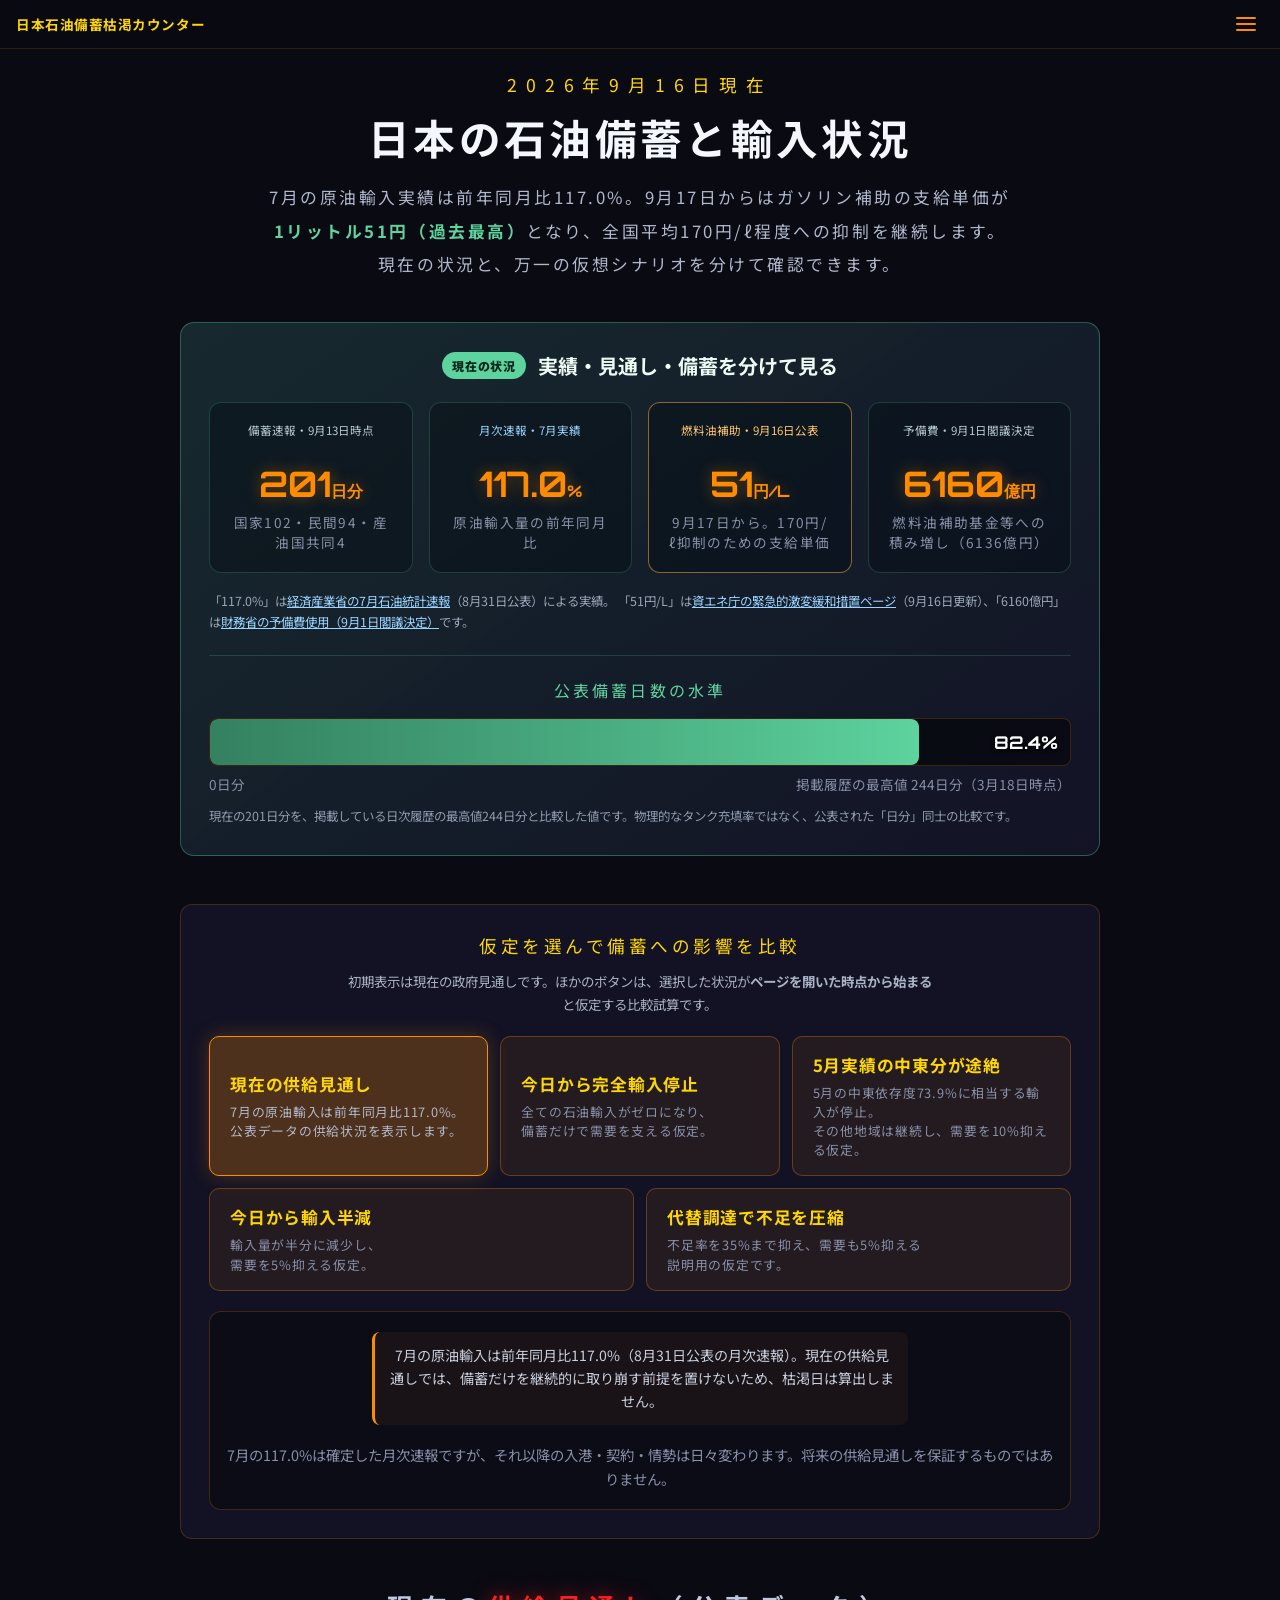
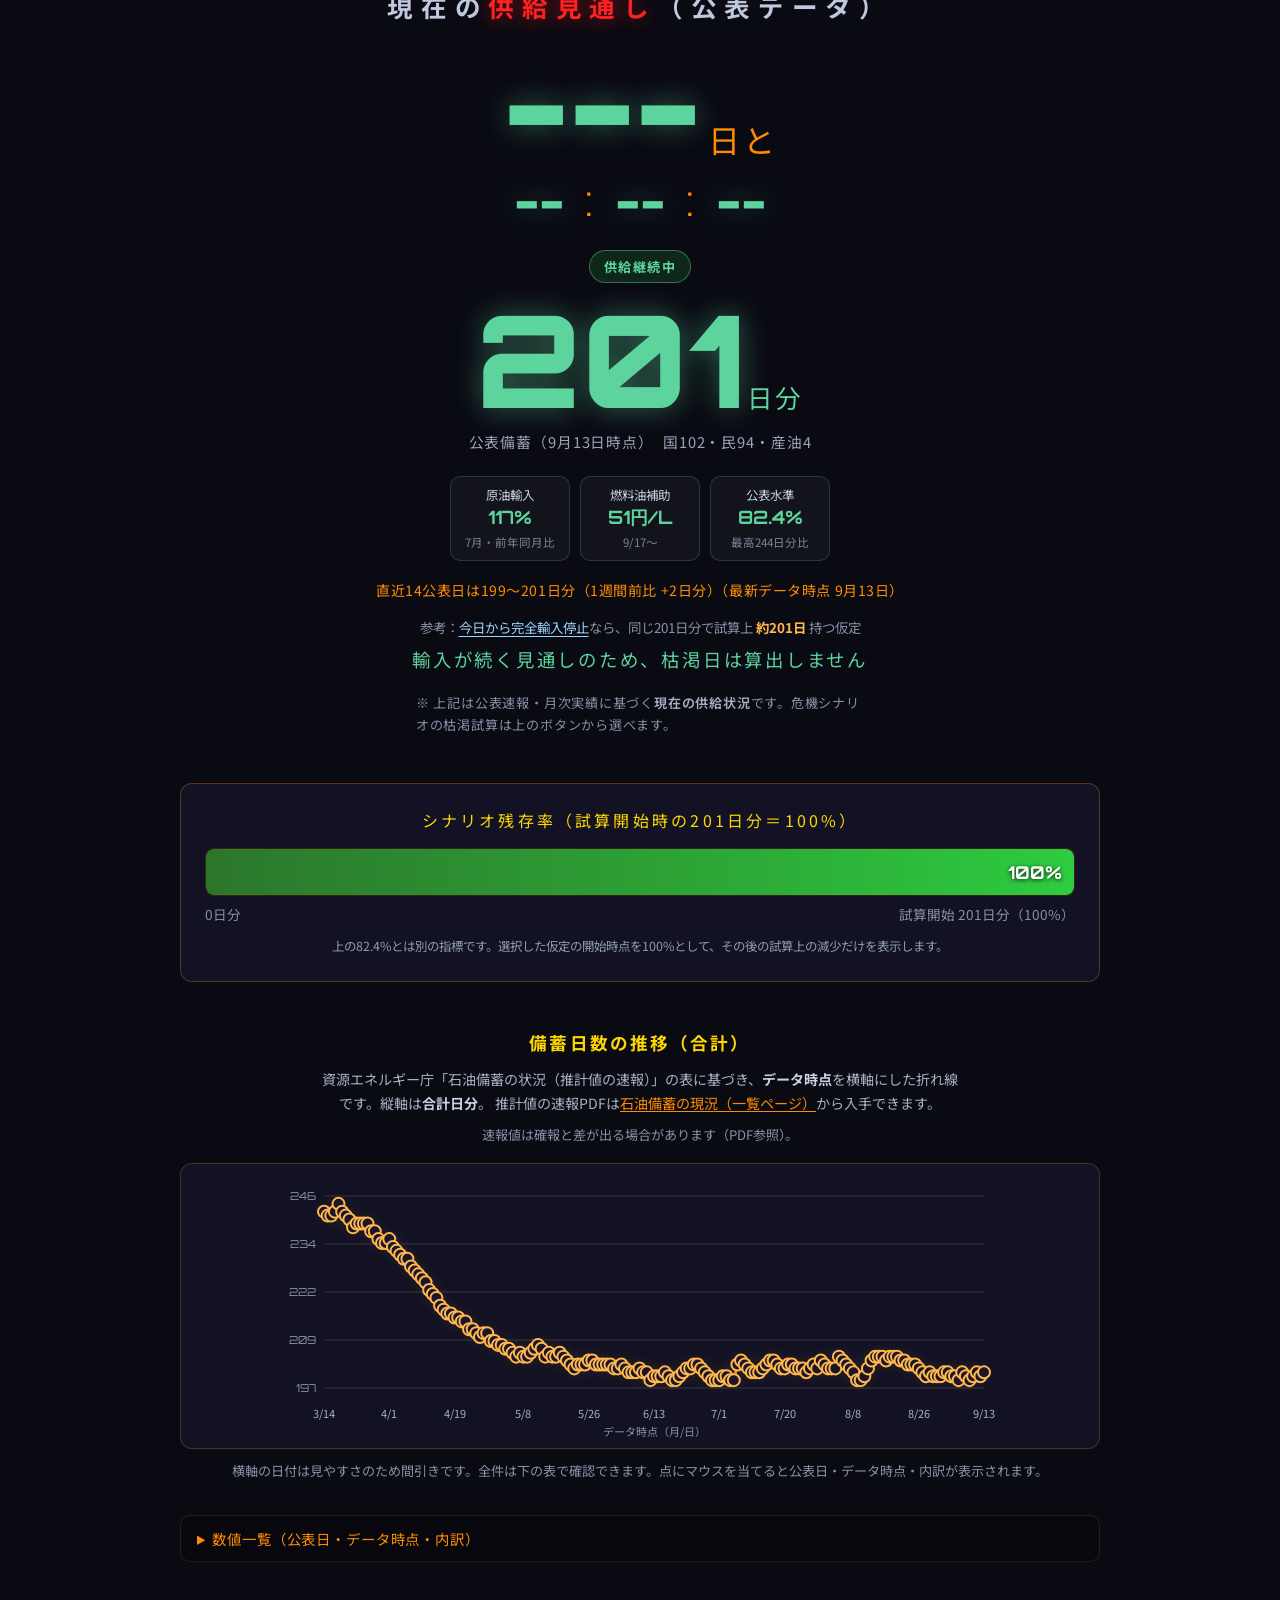
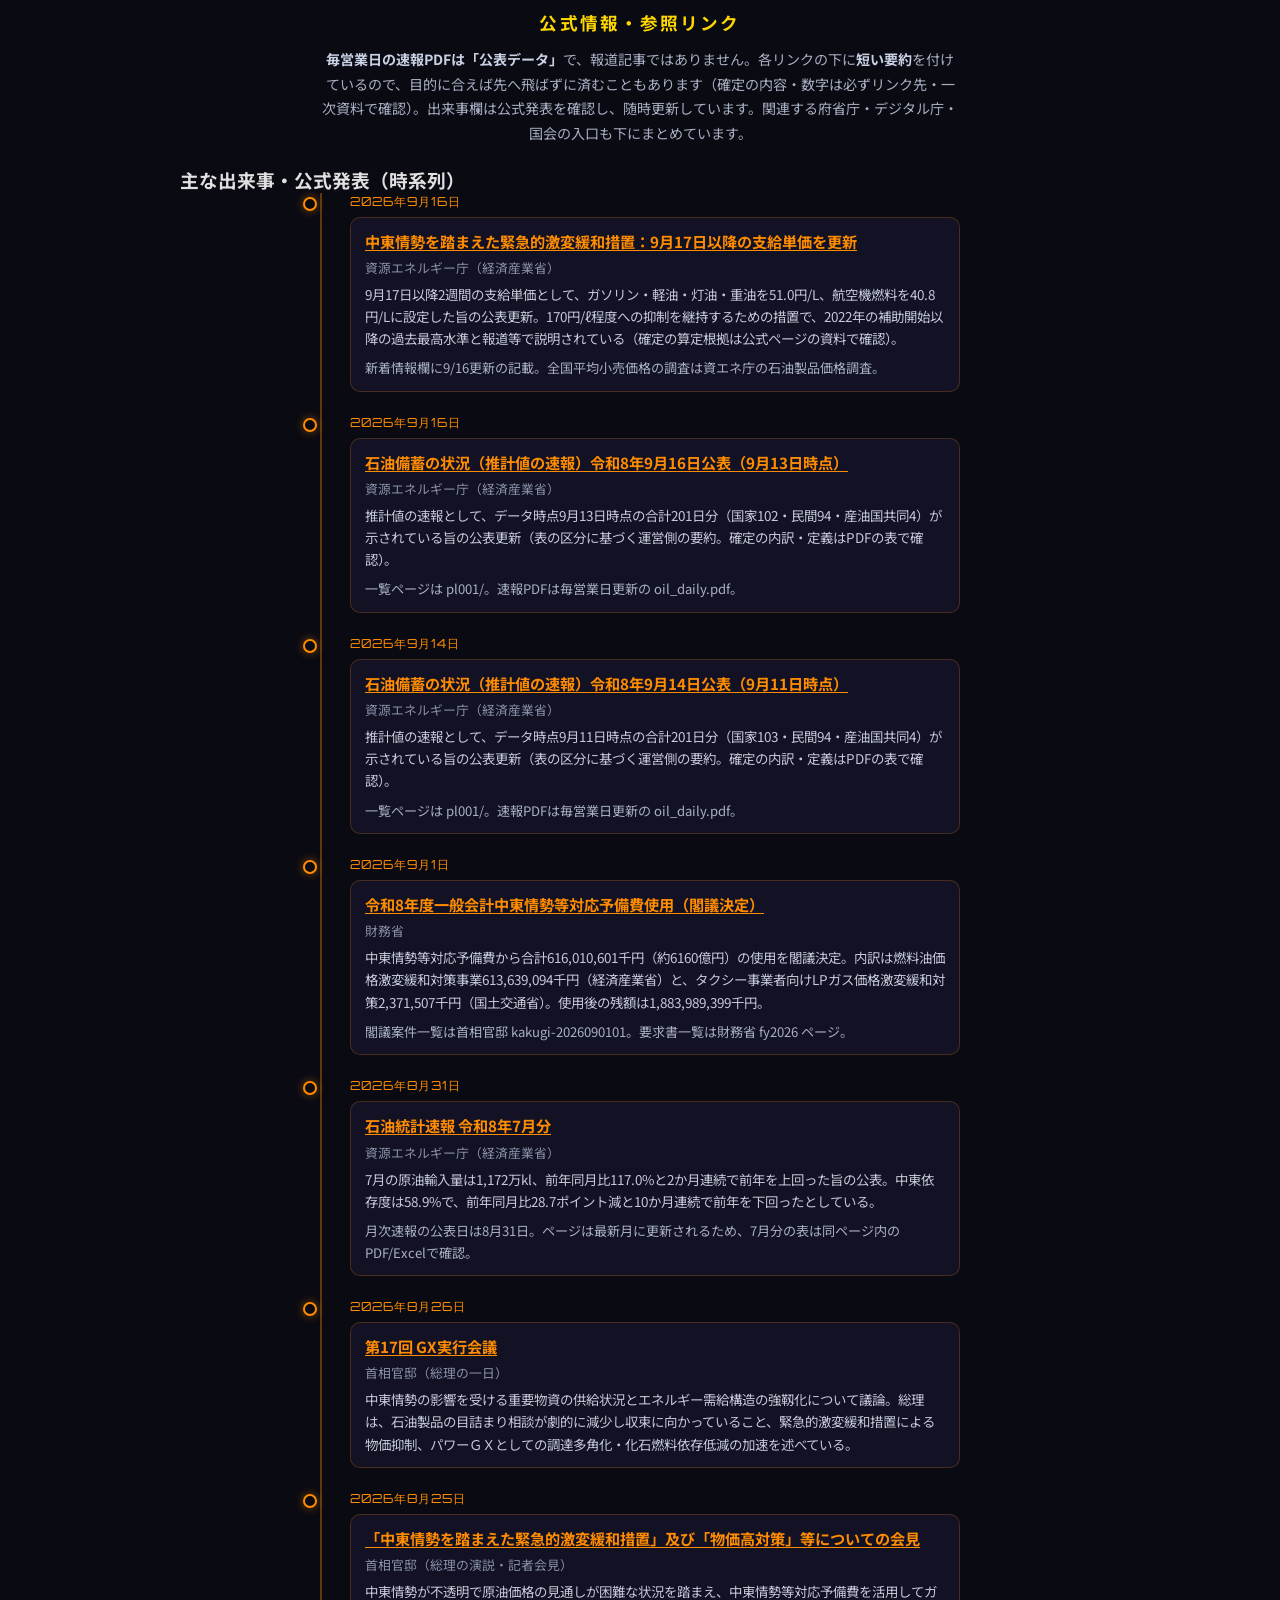
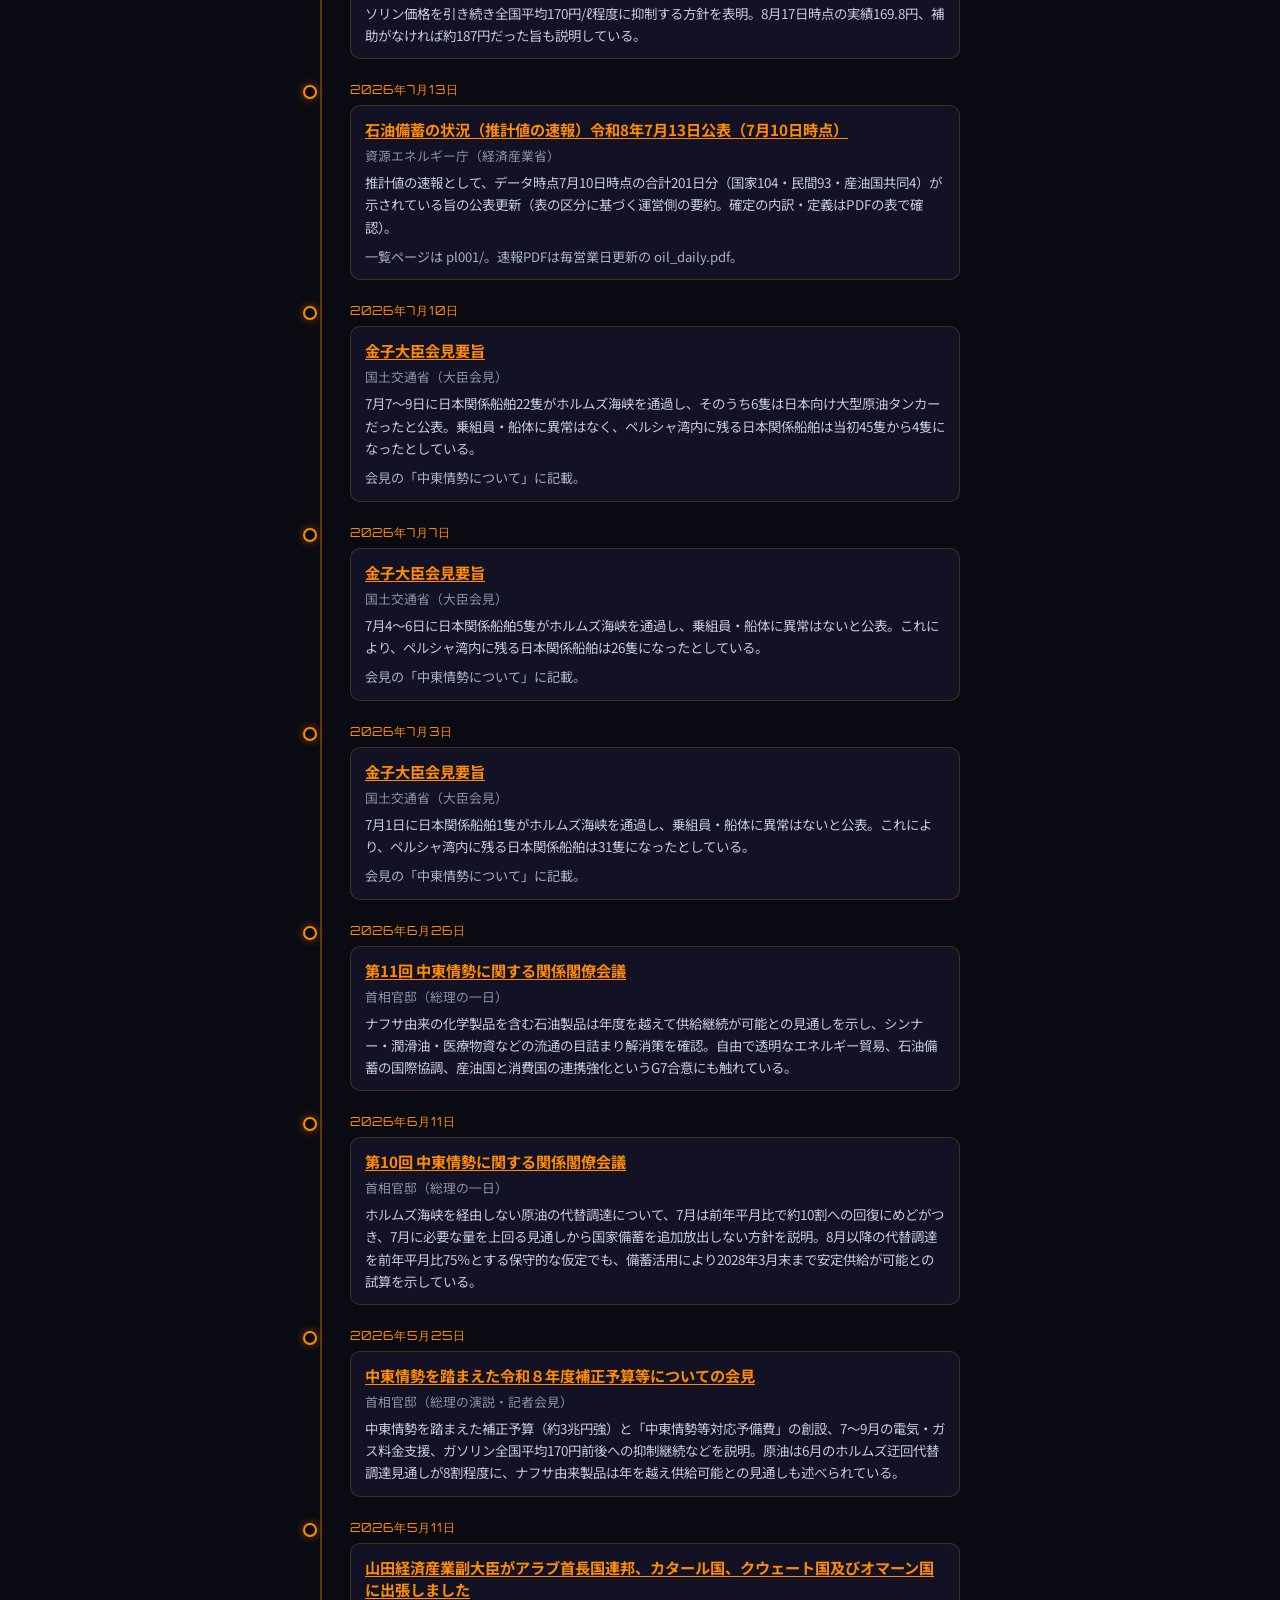
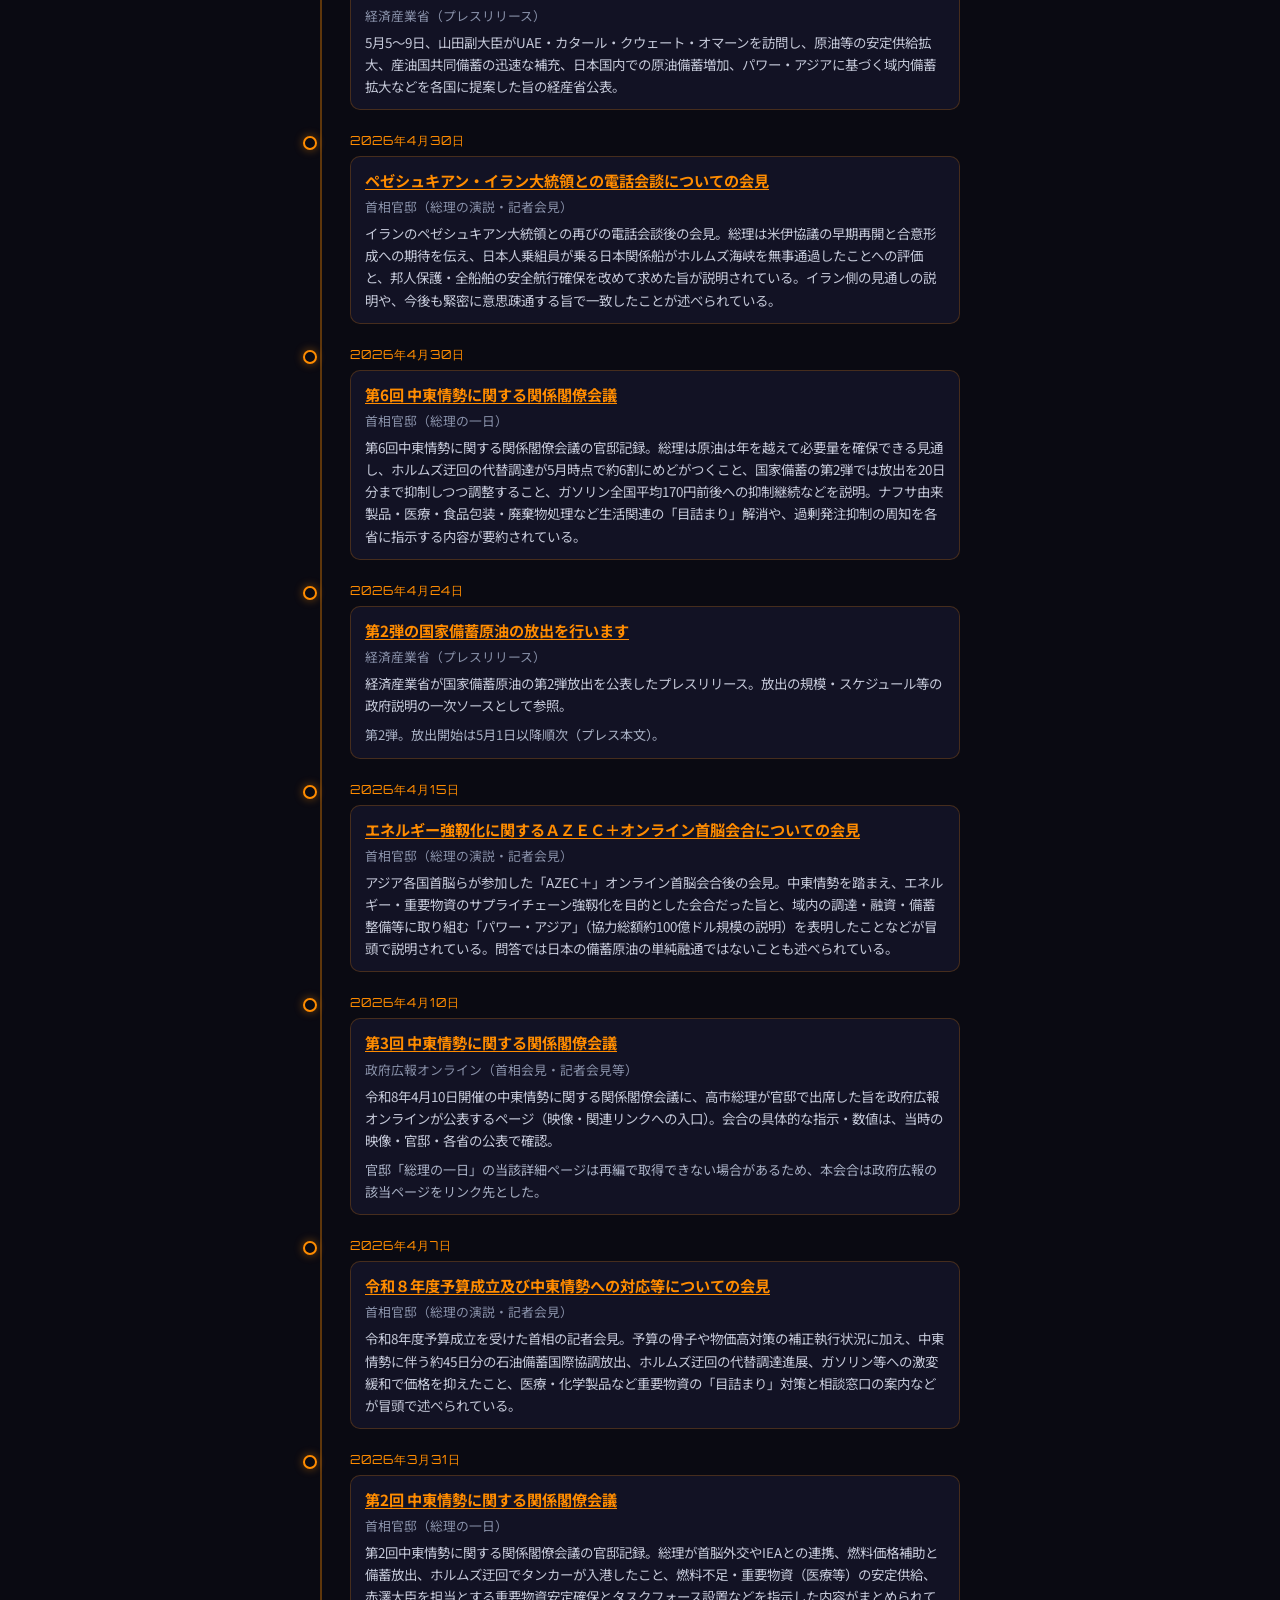
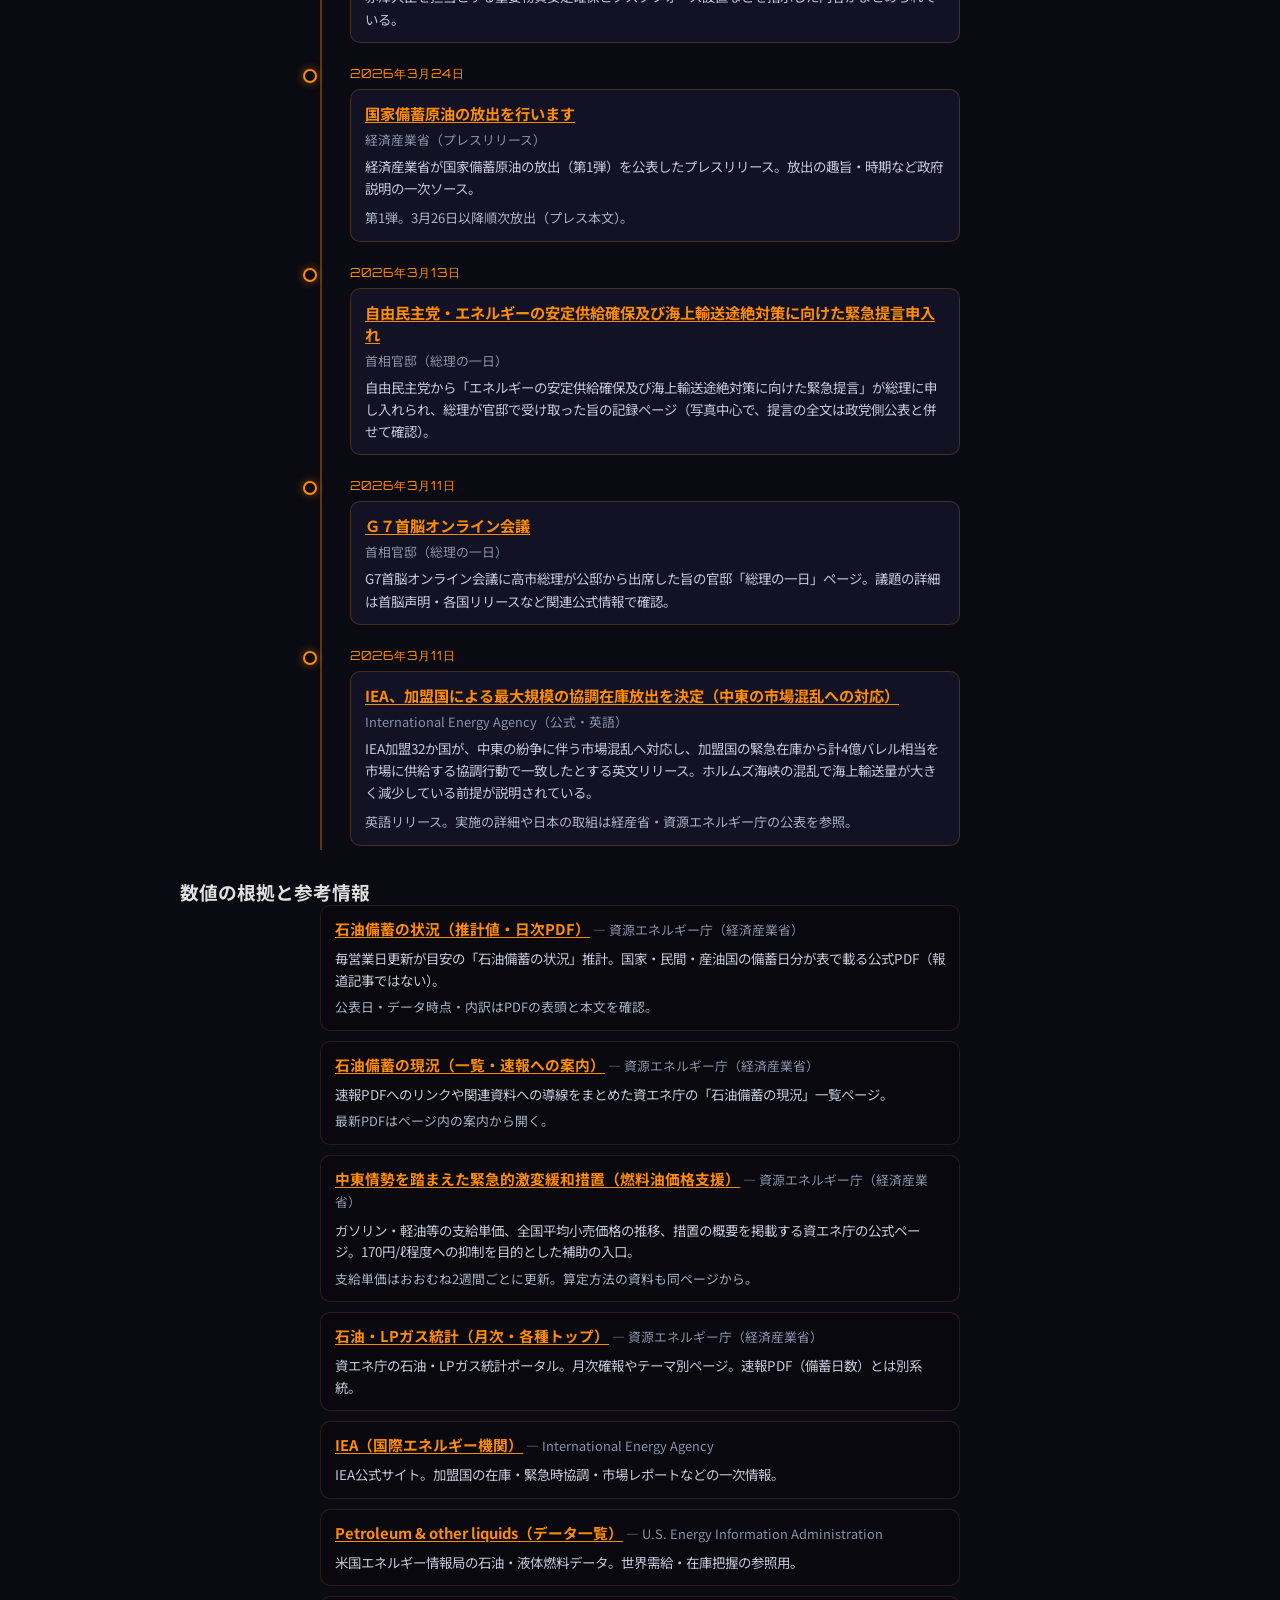
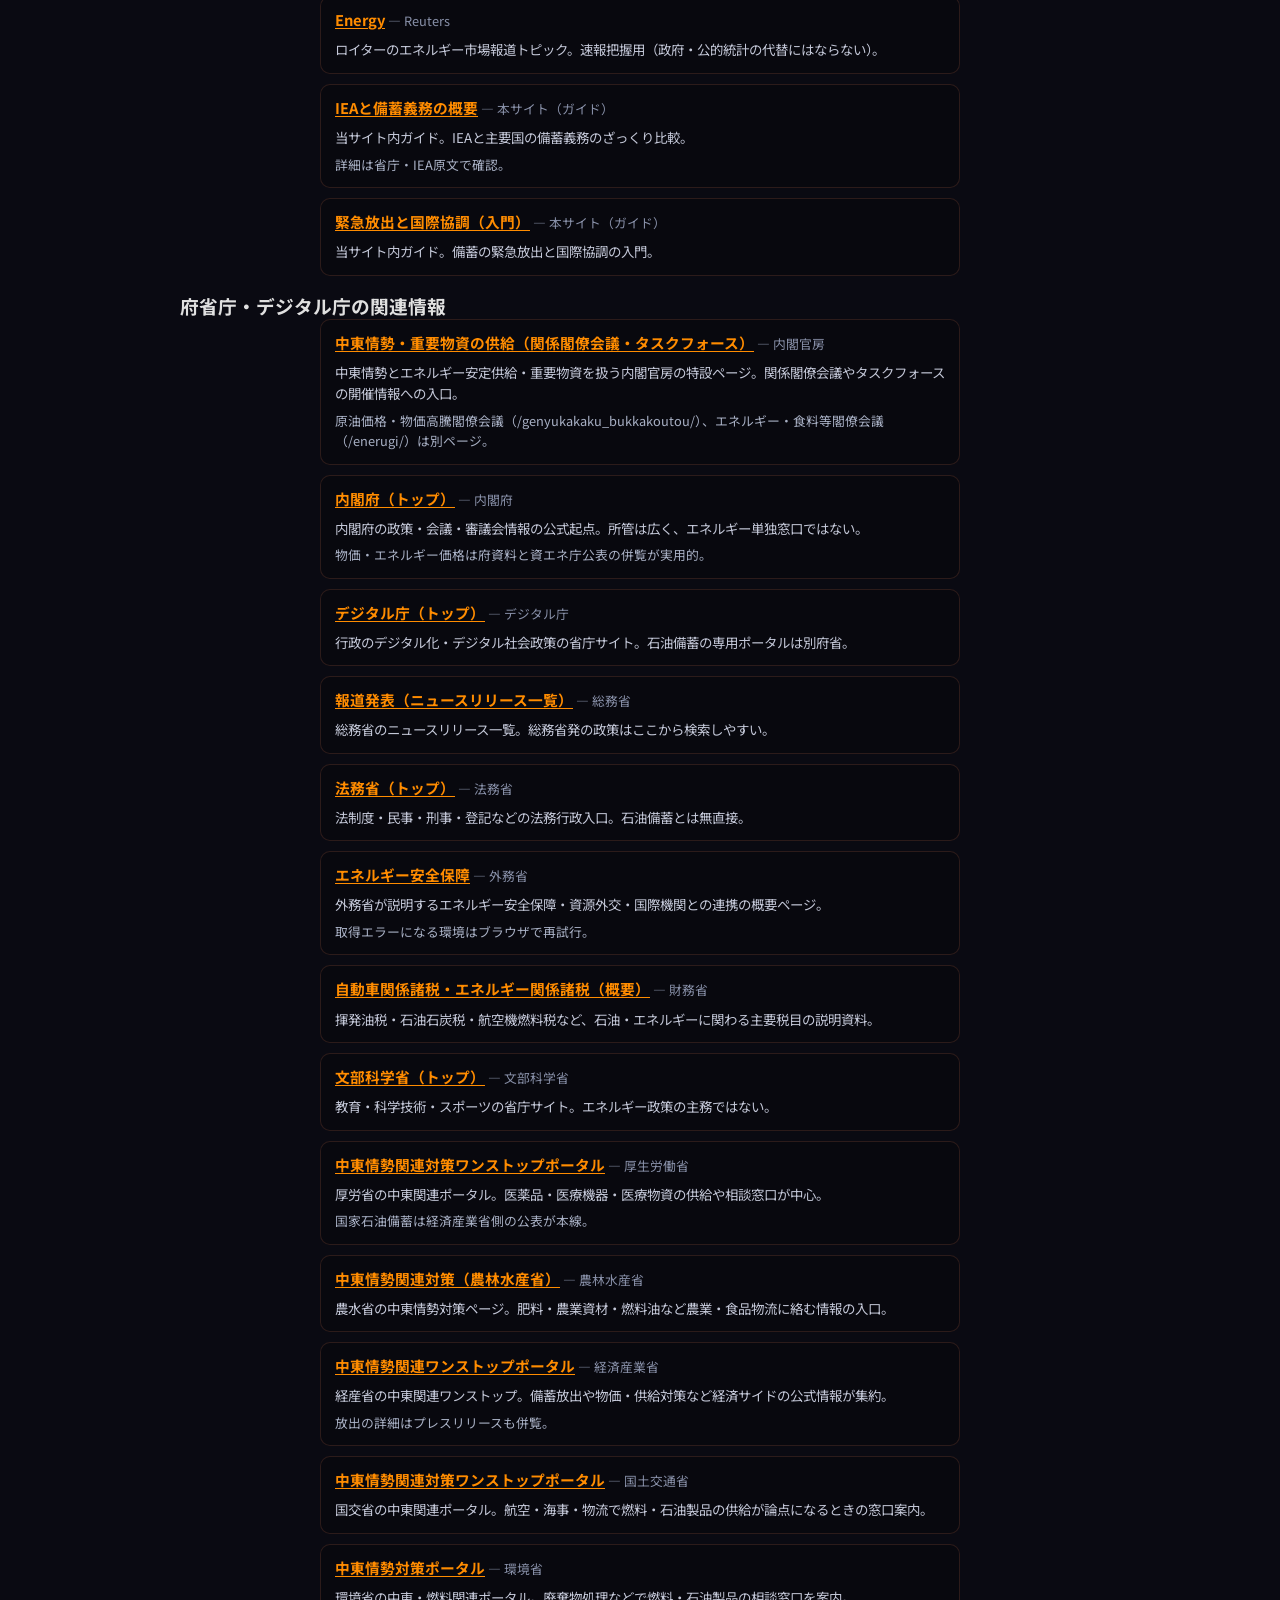
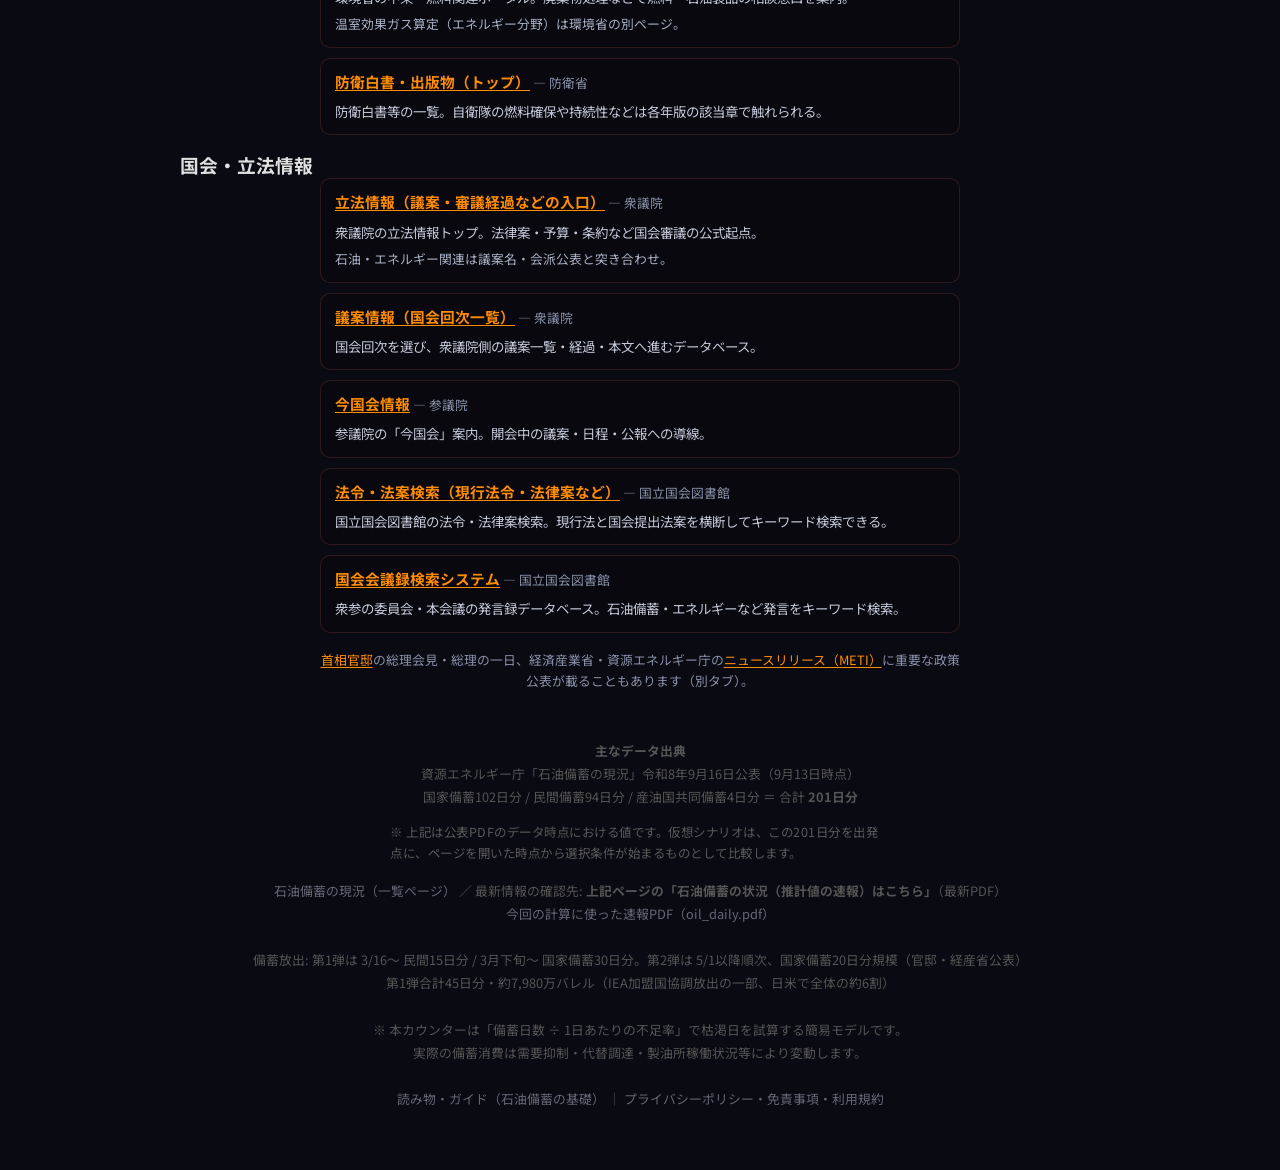
<file: index.html>
<!DOCTYPE html>
<html lang="ja">
<head>
<meta charset="UTF-8">
<meta name="viewport" content="width=device-width, initial-scale=1.0">
<title>日本の石油備蓄・輸入状況とシナリオ試算</title>
<meta name="description" content="日本の石油備蓄、原油輸入の実績と政府見通しを一次情報に基づいて整理。完全輸入停止などが今日から起きた場合の備蓄枯渇日も比較できる非公式の可視化ツールです。">
<link rel="canonical" href="https://gontarobee.github.io/oil/">
<meta property="og:type" content="website">
<meta property="og:url" content="https://gontarobee.github.io/oil/">
<meta property="og:title" content="日本の石油備蓄・輸入状況とシナリオ試算">
<meta property="og:description" content="最新の備蓄、原油輸入の実績・見通しと、仮想条件での備蓄枯渇日を分けて確認できます。">
<meta property="og:site_name" content="日本石油備蓄枯渇カウンター">
<meta property="og:locale" content="ja_JP">
<meta name="twitter:card" content="summary">
<meta name="twitter:title" content="日本の石油備蓄・輸入状況とシナリオ試算">
<meta name="twitter:description" content="最新の備蓄と原油輸入状況を確認し、仮想条件での枯渇日を比較できます。">
<link rel="stylesheet" href="styles.css">
</head>
<body>
<div class="stars"></div>
<div class="stars2"></div>
<div class="stars3"></div>

<div class="container">
  <!-- Narration -->
  <div class="narration">
    <div class="era">2026年9月16日現在</div>
    <h1>日本の石油備蓄と輸入状況</h1>
    <p>
      7月の原油輸入実績は前年同月比117.0%。9月17日からはガソリン補助の支給単価が<br>
      <strong>1リットル51円（過去最高）</strong>となり、全国平均170円/ℓ程度への抑制を継続します。<br>
      現在の状況と、万一の仮想シナリオを分けて確認できます。
    </p>
  </div>

  <!-- Current status -->
  <section class="current-status" aria-labelledby="current-status-title">
    <div class="status-heading">
      <span class="status-badge">現在の状況</span>
      <h2 id="current-status-title">実績・見通し・備蓄を分けて見る</h2>
    </div>
    <div class="data-grid">
      <div class="data-card">
        <div class="card-kicker">備蓄速報・9月13日時点</div>
        <div class="card-value">201<span class="card-unit">日分</span></div>
        <div class="card-label">国家102・民間94・産油国共同4</div>
      </div>
      <div class="data-card">
        <div class="card-kicker card-kicker--actual">月次速報・7月実績</div>
        <div class="card-value">117.0<span class="card-unit">%</span></div>
        <div class="card-label">原油輸入量の前年同月比</div>
      </div>
      <div class="data-card data-card--forecast">
        <div class="card-kicker card-kicker--forecast">燃料油補助・9月16日公表</div>
        <div class="card-value">51<span class="card-unit">円/L</span></div>
        <div class="card-label">9月17日から。170円/ℓ抑制のための支給単価</div>
      </div>
      <div class="data-card">
        <div class="card-kicker">予備費・9月1日閣議決定</div>
        <div class="card-value">6160<span class="card-unit">億円</span></div>
        <div class="card-label">燃料油補助基金等への積み増し（6136億円）</div>
      </div>
    </div>
    <p class="status-sources">
      「117.0%」は<a href="https://www.meti.go.jp/statistics/tyo/sekiyuso/result.html" target="_blank" rel="noopener noreferrer">経済産業省の7月石油統計速報</a>（8月31日公表）による実績。
      「51円/L」は<a href="https://nenryo-teigakuhikisage.go.jp/" target="_blank" rel="noopener noreferrer">資エネ庁の緊急的激変緩和措置ページ</a>（9月16日更新）、「6160億円」は<a href="https://www.mof.go.jp/policy/budget/budger_workflow/budget/fy2026/r80901kakugikettei.pdf" target="_blank" rel="noopener noreferrer">財務省の予備費使用（9月1日閣議決定）</a>です。
    </p>
    <div class="published-level" aria-label="掲載履歴の最高値に対する現在の公表備蓄日数">
      <div class="gauge-title">公表備蓄日数の水準</div>
      <div class="gauge-bar-wrapper">
        <div class="gauge-bar published-level-bar" style="width:82.4%"></div>
        <div class="gauge-percent">82.4%</div>
      </div>
      <div class="gauge-labels">
        <span>0日分</span>
        <span>掲載履歴の最高値 244日分（3月18日時点）</span>
      </div>
      <p class="published-level-note">現在の201日分を、掲載している日次履歴の最高値244日分と比較した値です。物理的なタンク充填率ではなく、公表された「日分」同士の比較です。</p>
    </div>
  </section>

  <!-- Scenarios -->
  <div class="controls-section">
    <div class="controls-title">仮定を選んで備蓄への影響を比較</div>
    <p class="controls-lead">初期表示は現在の政府見通しです。ほかのボタンは、選択した状況が<strong>ページを開いた時点から始まる</strong>と仮定する比較試算です。</p>

    <div class="scenario-buttons">
      <button class="scenario-btn active" onclick="setScenario('current', this)">
        <span class="btn-title">現在の供給見通し</span>
        <span class="btn-desc">7月の原油輸入は前年同月比117.0%。<br>公表データの供給状況を表示します。</span>
      </button>
      <button class="scenario-btn" onclick="setScenario('full', this)">
        <span class="btn-title">今日から完全輸入停止</span>
        <span class="btn-desc">全ての石油輸入がゼロになり、<br>備蓄だけで需要を支える仮定。</span>
      </button>
      <button class="scenario-btn" onclick="setScenario('hormuz', this)">
        <span class="btn-title">5月実績の中東分が途絶</span>
        <span class="btn-desc">5月の中東依存度73.9%に相当する輸入が停止。<br>その他地域は継続し、需要を10%抑える仮定。</span>
      </button>
      <button class="scenario-btn" onclick="setScenario('half', this)">
        <span class="btn-title">今日から輸入半減</span>
        <span class="btn-desc">輸入量が半分に減少し、<br>需要を5%抑える仮定。</span>
      </button>
      <button class="scenario-btn" onclick="setScenario('alternatives', this)">
        <span class="btn-title">代替調達で不足を圧縮</span>
        <span class="btn-desc">不足率を35%まで抑え、需要も5%抑える<br>説明用の仮定です。</span>
      </button>
    </div>

    <div class="scenario-result" id="scenarioResult"></div>
  </div>

  <!-- Countdown / supply dashboard -->
  <div class="countdown-section" id="countdownSection">
    <div class="countdown-label" id="countdownLabel">
      選択した仮定での<span class="highlight warning-pulse">備蓄枯渇</span>まで
    </div>
    <div class="countdown-display" id="countdownDisplay">
      <div class="countdown-days-row">
        <div class="countdown-number days" id="daysNum">---</div>
        <div class="countdown-unit days-unit">日と</div>
      </div>
      <div class="countdown-time-row">
        <div class="countdown-number time" id="hoursNum">--</div>
        <div class="countdown-separator">:</div>
        <div class="countdown-number time" id="minsNum">--</div>
        <div class="countdown-separator">:</div>
        <div class="countdown-number time" id="secsNum">--</div>
      </div>
    </div>
    <div class="supply-dashboard" id="supplyDashboard" hidden>
      <div class="supply-dashboard-hero">
        <span class="supply-status-badge">供給継続中</span>
        <div class="supply-hero-value">
          <span class="countdown-number days supply-days-num" id="supplyDaysNum">201</span>
          <span class="supply-hero-unit">日分</span>
        </div>
        <p class="supply-hero-caption" id="supplyHeroCaption">公表備蓄（9月13日時点）</p>
      </div>
      <div class="supply-chip-row" id="supplyChipRow" aria-label="現在の供給指標"></div>
      <p class="supply-trend" id="supplyTrend"></p>
      <p class="supply-compare" id="supplyCompare"></p>
    </div>
    <div class="depletion-date" id="depletionDate"></div>
    <p class="countdown-note" id="countdownNote">
      ※ これは実際の枯渇予測ではありません。最新公表の201日分を出発点に、選択した仮定が<strong>ページを開いた時点から始まる</strong>として線形計算します。実際の輸入、需要、製油所稼働、追加政策は織り込んでいません。
    </p>
  </div>

  <!-- Oil gauge -->
  <div class="gauge-section">
    <div class="gauge-container">
      <div class="gauge-title">シナリオ残存率（試算開始時の201日分＝100%）</div>
      <div class="gauge-bar-wrapper">
        <div class="gauge-bar" id="gaugeBar" style="width:100%"></div>
        <div class="gauge-percent" id="gaugePercent">--%</div>
      </div>
      <div class="gauge-labels">
        <span>0日分</span>
        <span>試算開始 201日分（100%）</span>
      </div>
      <p class="scenario-gauge-note">上の82.4%とは別の指標です。選択した仮定の開始時点を100%として、その後の試算上の減少だけを表示します。</p>
    </div>
  </div>

  <!-- Reserve history chart (PDF 速報の表に基づく) -->
  <section class="reserve-chart-section" aria-labelledby="reserve-chart-title">
    <h2 id="reserve-chart-title" class="reserve-chart-title">備蓄日数の推移（合計）</h2>
    <p class="reserve-chart-lead">
      資源エネルギー庁「石油備蓄の状況（推計値の速報）」の表に基づき、<strong>データ時点</strong>を横軸にした折れ線です。縦軸は<strong>合計日分</strong>。
      推計値の速報PDFは<a href="https://www.enecho.meti.go.jp/statistics/petroleum_and_lpgas/pl001/" target="_blank" rel="noopener noreferrer">石油備蓄の現況（一覧ページ）</a>から入手できます。
      <span class="reserve-chart-note">速報値は確報と差が出る場合があります（PDF参照）。</span>
    </p>
    <div class="reserve-chart-wrap" id="reserveChartWrap"></div>
    <p class="reserve-chart-hint" id="chartHint">横軸の日付は見やすさのため間引きです。全件は下の表で確認できます。点にマウスを当てると公表日・データ時点・内訳が表示されます。</p>
    <details class="reserve-chart-details">
      <summary>数値一覧（公表日・データ時点・内訳）</summary>
      <div class="reserve-chart-table-wrap">
        <table class="reserve-chart-table">
          <thead>
            <tr>
              <th>公表日</th>
              <th>データ時点</th>
              <th>国家（日分）</th>
              <th>民間（日分）</th>
              <th>産油国（日分）</th>
              <th>合計（日分）</th>
            </tr>
          </thead>
          <tbody id="reserveHistoryBody"></tbody>
        </table>
      </div>
    </details>
  </section>

  <!-- Official / trusted sources timeline -->
  <section class="news-timeline-section" aria-labelledby="news-timeline-title">
    <h2 id="news-timeline-title" class="news-timeline-title">公式情報・参照リンク</h2>
    <p class="news-timeline-lead">
      <strong>毎営業日の速報PDFは「公表データ」</strong>で、報道記事ではありません。各リンクの下に<strong>短い要約</strong>を付けているので、目的に合えば先へ飛ばずに済むこともあります（確定の内容・数字は必ずリンク先・一次資料で確認）。出来事欄は公式発表を確認し、随時更新しています。関連する府省庁・デジタル庁・国会の入口も下にまとめています。
    </p>
    <h3 class="news-timeline-subhead news-timeline-subhead--events">主な出来事・公式発表（時系列）</h3>
    <div id="newsTimelineList" class="news-timeline-list"></div>
    <h3 class="news-timeline-subhead">数値の根拠と参考情報</h3>
    <ul id="newsTimelineHubs" class="news-timeline-hubs"></ul>
    <h3 class="news-timeline-subhead">府省庁・デジタル庁の関連情報</h3>
    <ul id="newsTimelineMinistryHubs" class="news-timeline-hubs"></ul>
    <h3 class="news-timeline-subhead">国会・立法情報</h3>
    <ul id="newsTimelineDietHubs" class="news-timeline-hubs"></ul>
    <p class="news-timeline-footnote">
      <a href="https://www.kantei.go.jp/" target="_blank" rel="noopener noreferrer">首相官邸</a>の総理会見・総理の一日、経済産業省・資源エネルギー庁の<a href="https://www.meti.go.jp/press/index.html" target="_blank" rel="noopener noreferrer">ニュースリリース（METI）</a>に重要な政策公表が載ることもあります（別タブ）。
    </p>
  </section>

  <!-- Source -->
  <div class="source">
    <strong>主なデータ出典</strong><br>
    資源エネルギー庁「石油備蓄の現況」令和8年9月16日公表（9月13日時点）<br>
    国家備蓄102日分 / 民間備蓄94日分 / 産油国共同備蓄4日分 ＝ 合計 <strong>201日分</strong><br>
    <p class="source-note">※ 上記は公表PDFの<strong>データ時点</strong>における値です。仮想シナリオは、この201日分を出発点に、ページを開いた時点から選択条件が始まるものとして比較します。</p>
    <a href="https://www.enecho.meti.go.jp/statistics/petroleum_and_lpgas/pl001/" target="_blank" rel="noopener noreferrer">
      石油備蓄の現況（一覧ページ）
    </a>
    ／ 最新情報の確認先:
    <strong>上記ページの「石油備蓄の状況（推計値の速報）はこちら」</strong>（最新PDF）<br>
    <a href="https://www.enecho.meti.go.jp/statistics/petroleum_and_lpgas/pl001/pdf-oil-res/oil_daily.pdf" target="_blank" rel="noopener noreferrer">
      今回の計算に使った速報PDF（oil_daily.pdf）
    </a><br><br>
    備蓄放出: 第1弾は 3/16〜 民間15日分 / 3月下旬〜 国家備蓄30日分。第2弾は 5/1以降順次、国家備蓄20日分規模（官邸・経産省公表）<br>
    第1弾合計45日分・約7,980万バレル（IEA加盟国協調放出の一部、日米で全体の約6割）<br><br>
    ※ 本カウンターは「備蓄日数 ÷ 1日あたりの不足率」で枯渇日を試算する簡易モデルです。<br>
    実際の備蓄消費は需要抑制・代替調達・製油所稼働状況等により変動します。<br><br>
    <a href="guide/index.html">読み物・ガイド（石油備蓄の基礎）</a>
    ｜ <a href="privacy-policy.html">プライバシーポリシー・免責事項・利用規約</a>
  </div>
</div>

<script src="nav.js"></script>
<script src="analytics.js"></script>
<script src="reserve-chart.js"></script>
<script src="script.js"></script>
<script src="news-timeline.js"></script>
</body>
</html>
</file>
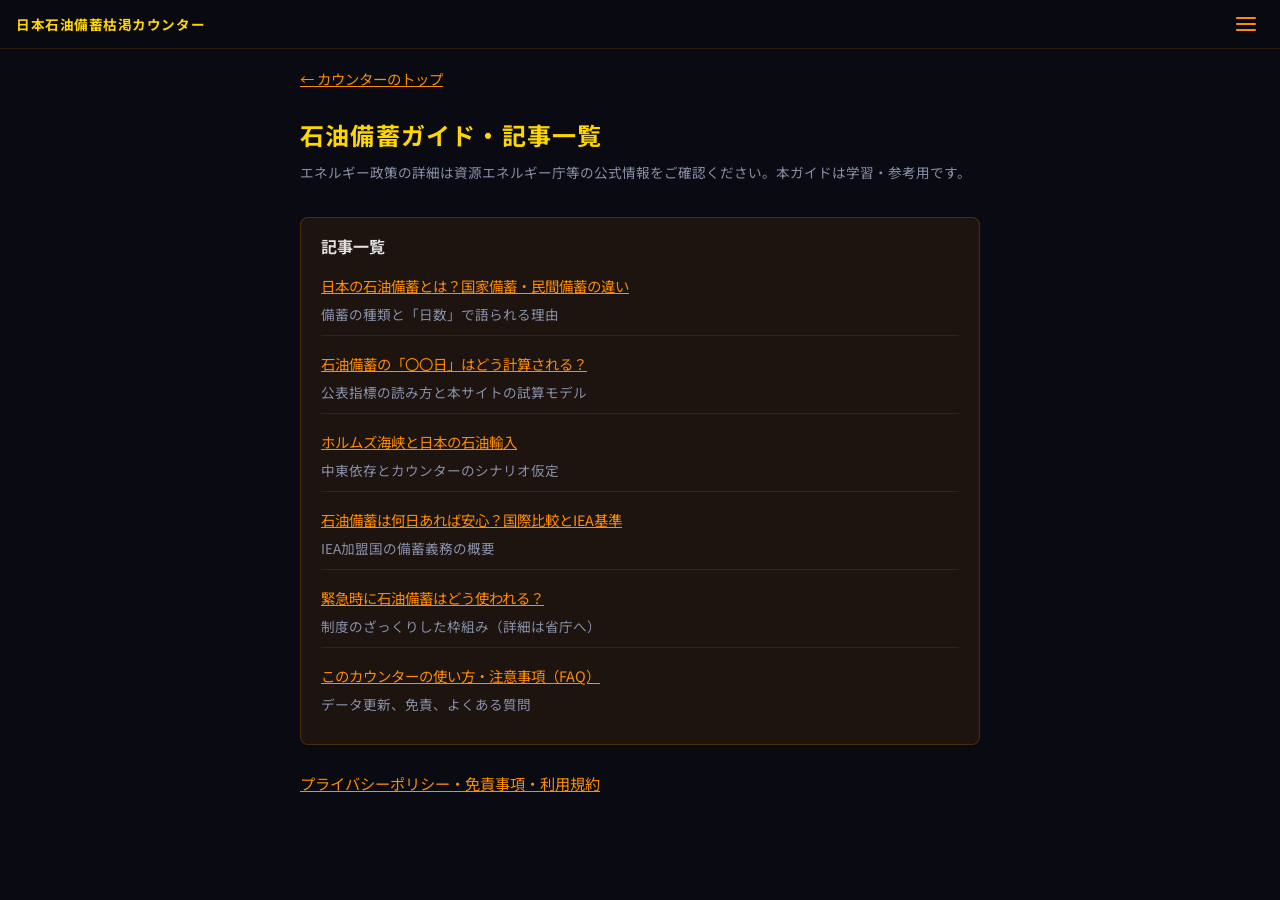
<file: guide/index.html>
<!DOCTYPE html>
<html lang="ja">
<head>
<meta charset="UTF-8">
<meta name="viewport" content="width=device-width, initial-scale=1.0">
<title>石油備蓄ガイド・記事一覧 | 日本石油備蓄枯渇カウンター</title>
<meta name="description" content="日本の石油備蓄の基礎知識、備蓄日数の意味、ホルムズ海峡と輸入、国際比較、緊急時の備蓄、FAQ。非公式カウンター付きサイトの読み物です。">
<link rel="canonical" href="https://gontarobee.github.io/oil/guide/">
<meta property="og:type" content="website">
<meta property="og:url" content="https://gontarobee.github.io/oil/guide/">
<meta property="og:title" content="石油備蓄ガイド・記事一覧">
<meta property="og:description" content="石油備蓄の基礎から試算の注意点まで。公式データへのリンク付き。">
<meta property="og:locale" content="ja_JP">
<meta name="twitter:card" content="summary">
<link rel="stylesheet" href="../styles.css">
</head>
<body>
<div class="stars"></div>
<div class="stars2"></div>
<div class="stars3"></div>

<div class="legal-page">
  <p class="legal-back"><a href="../index.html">← カウンターのトップ</a></p>

  <h1>石油備蓄ガイド・記事一覧</h1>
  <p class="updated">エネルギー政策の詳細は資源エネルギー庁等の公式情報をご確認ください。本ガイドは学習・参考用です。</p>

  <div class="toc">
    <strong>記事一覧</strong>
    <ul class="guide-article-list">
      <li><a href="oil-reserve-basics.html">日本の石油備蓄とは？国家備蓄・民間備蓄の違い</a><br><span class="guide-list-desc">備蓄の種類と「日数」で語られる理由</span></li>
      <li><a href="how-days-calculated.html">石油備蓄の「〇〇日」はどう計算される？</a><br><span class="guide-list-desc">公表指標の読み方と本サイトの試算モデル</span></li>
      <li><a href="hormuz-japan-imports.html">ホルムズ海峡と日本の石油輸入</a><br><span class="guide-list-desc">中東依存とカウンターのシナリオ仮定</span></li>
      <li><a href="international-comparison.html">石油備蓄は何日あれば安心？国際比較とIEA基準</a><br><span class="guide-list-desc">IEA加盟国の備蓄義務の概要</span></li>
      <li><a href="emergency-release-overview.html">緊急時に石油備蓄はどう使われる？</a><br><span class="guide-list-desc">制度のざっくりした枠組み（詳細は省庁へ）</span></li>
      <li><a href="faq.html">このカウンターの使い方・注意事項（FAQ）</a><br><span class="guide-list-desc">データ更新、免責、よくある質問</span></li>
    </ul>
  </div>

  <p><a href="../privacy-policy.html">プライバシーポリシー・免責事項・利用規約</a></p>
</div>

<script src="../nav.js"></script>
<script src="../analytics.js"></script>
</body>
</html>
</file>
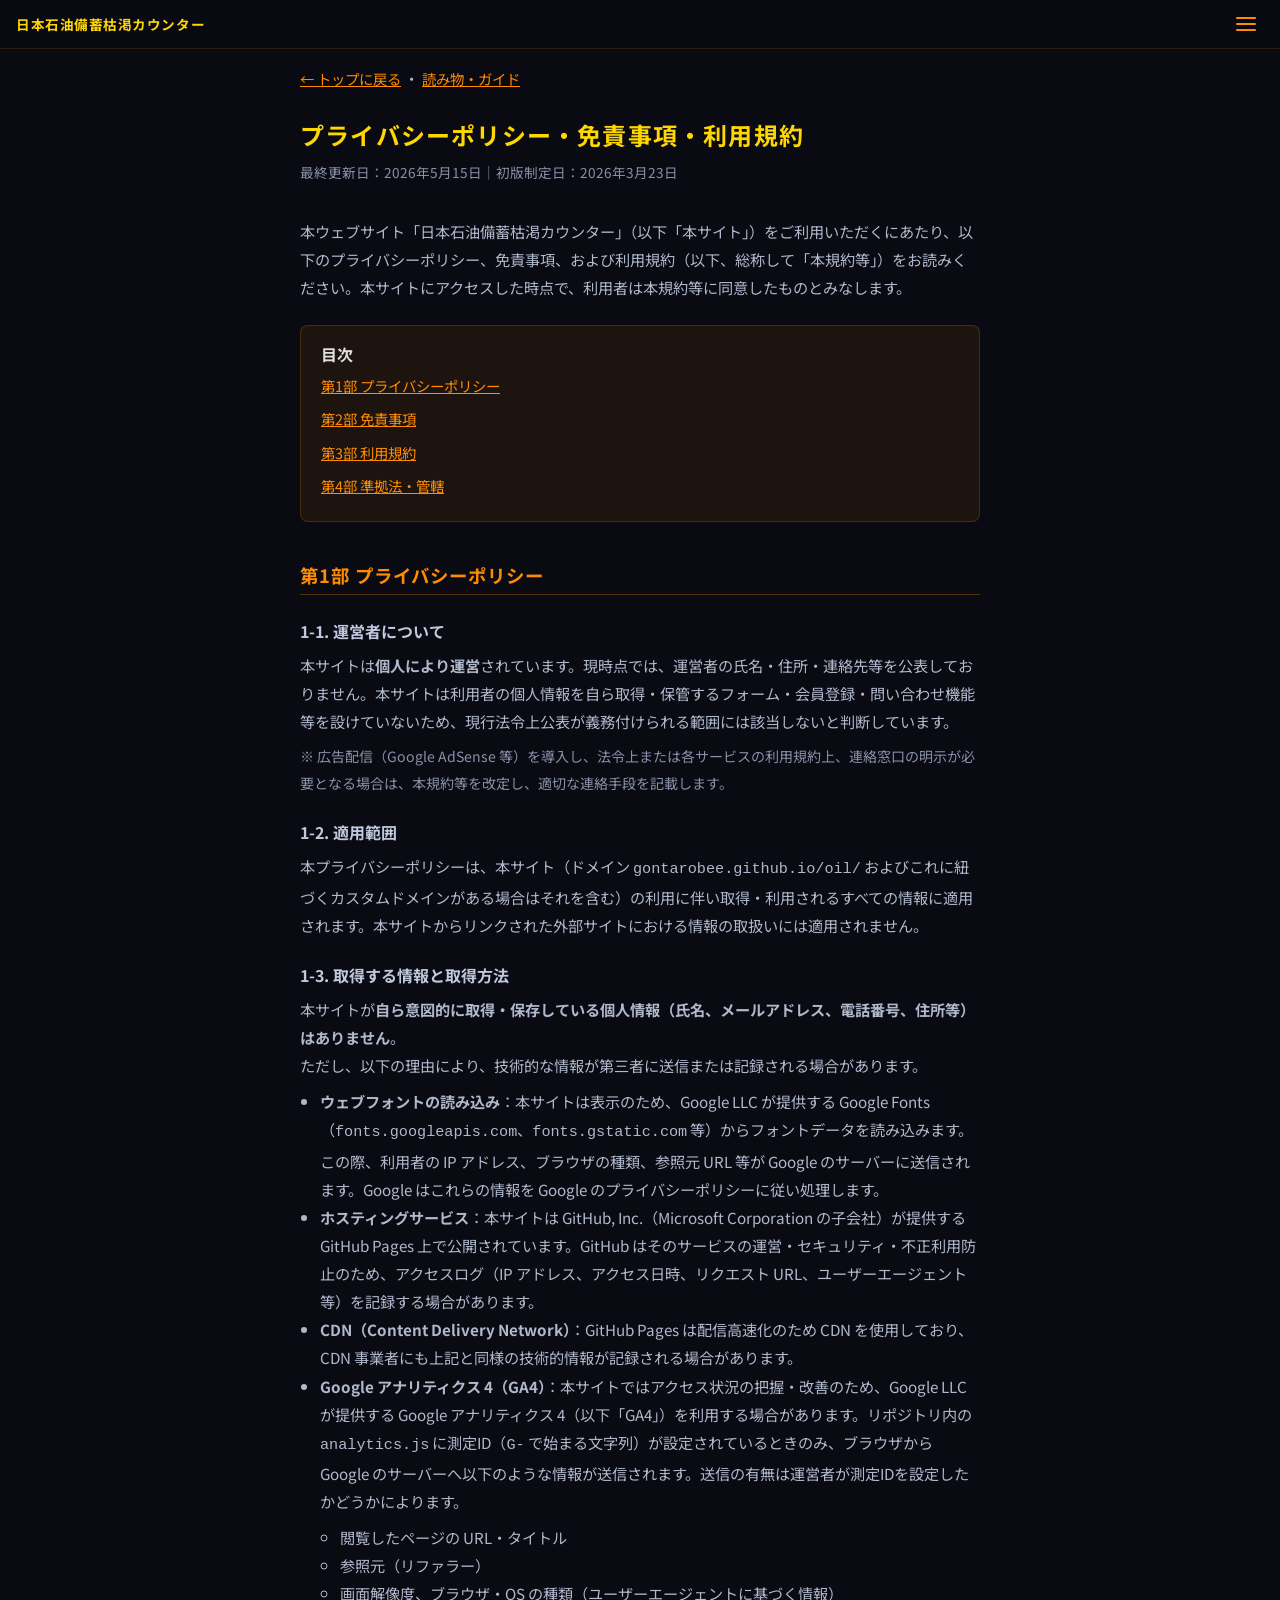
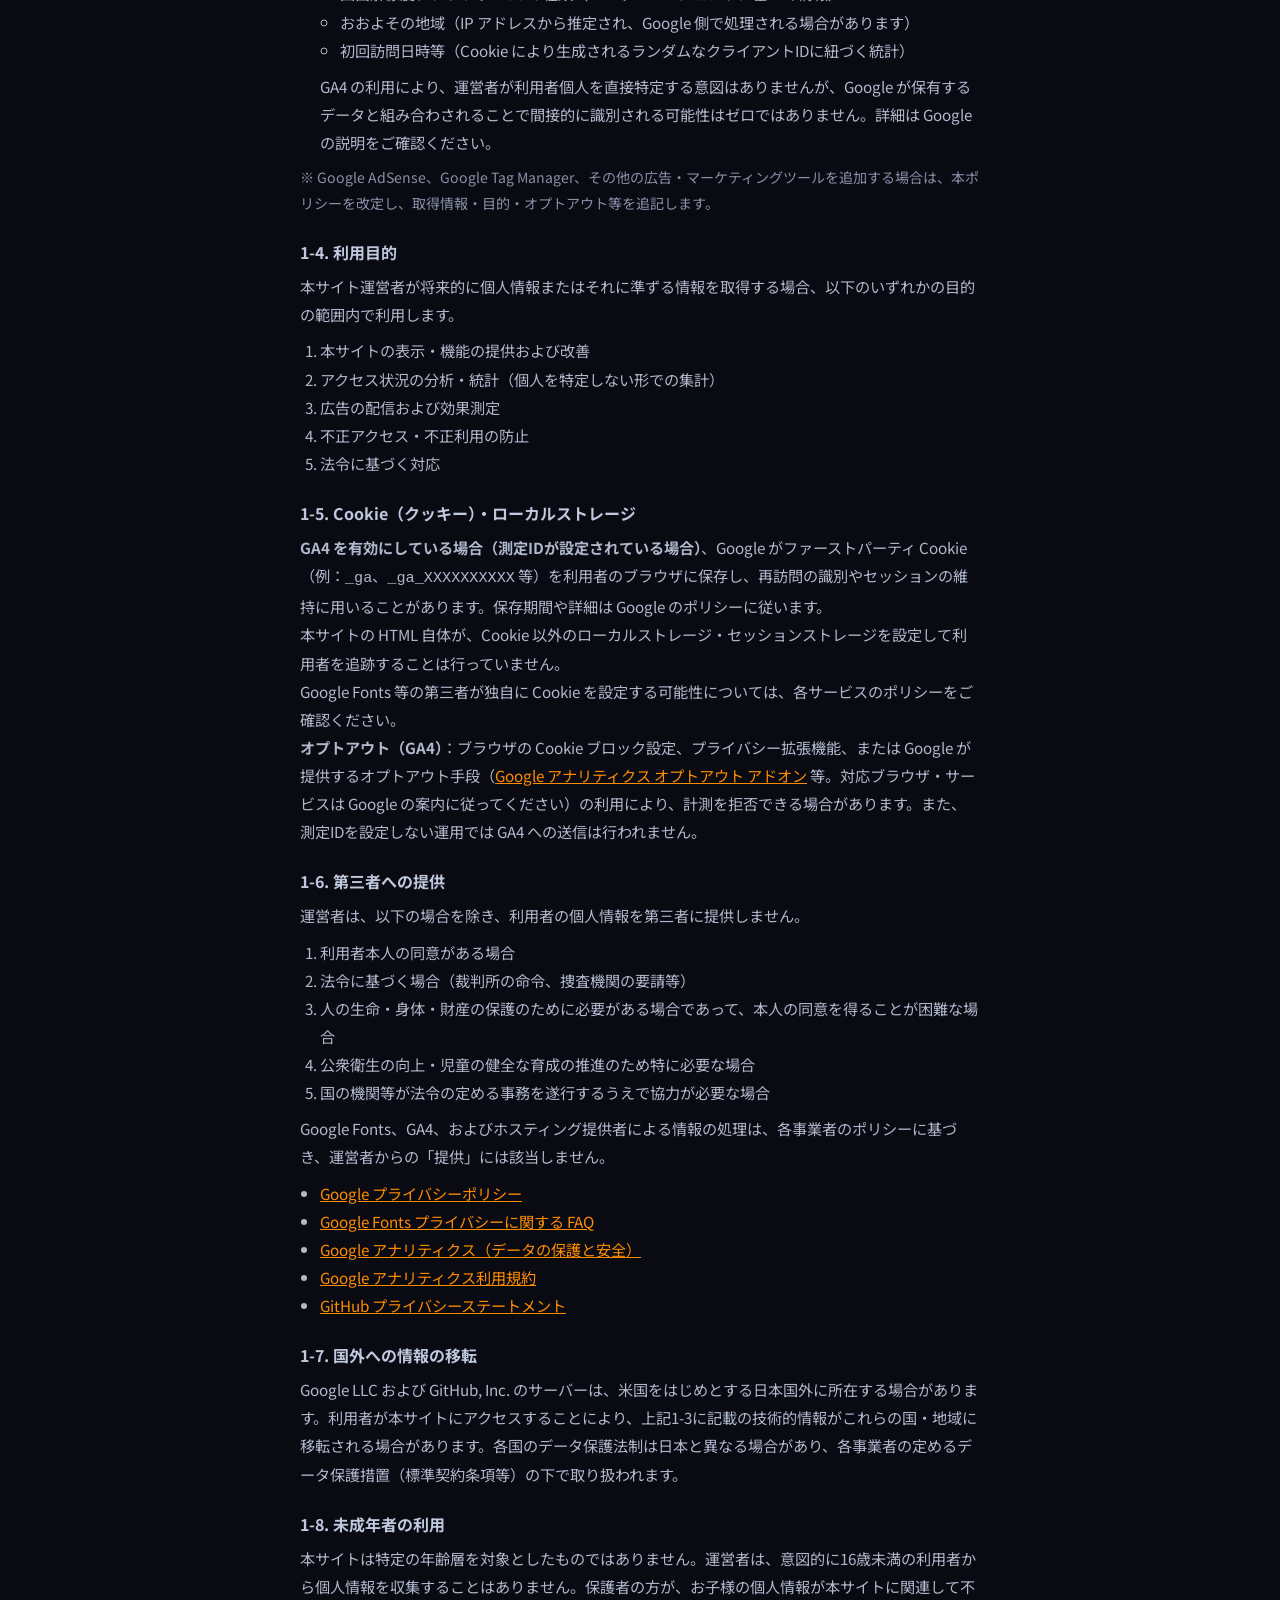
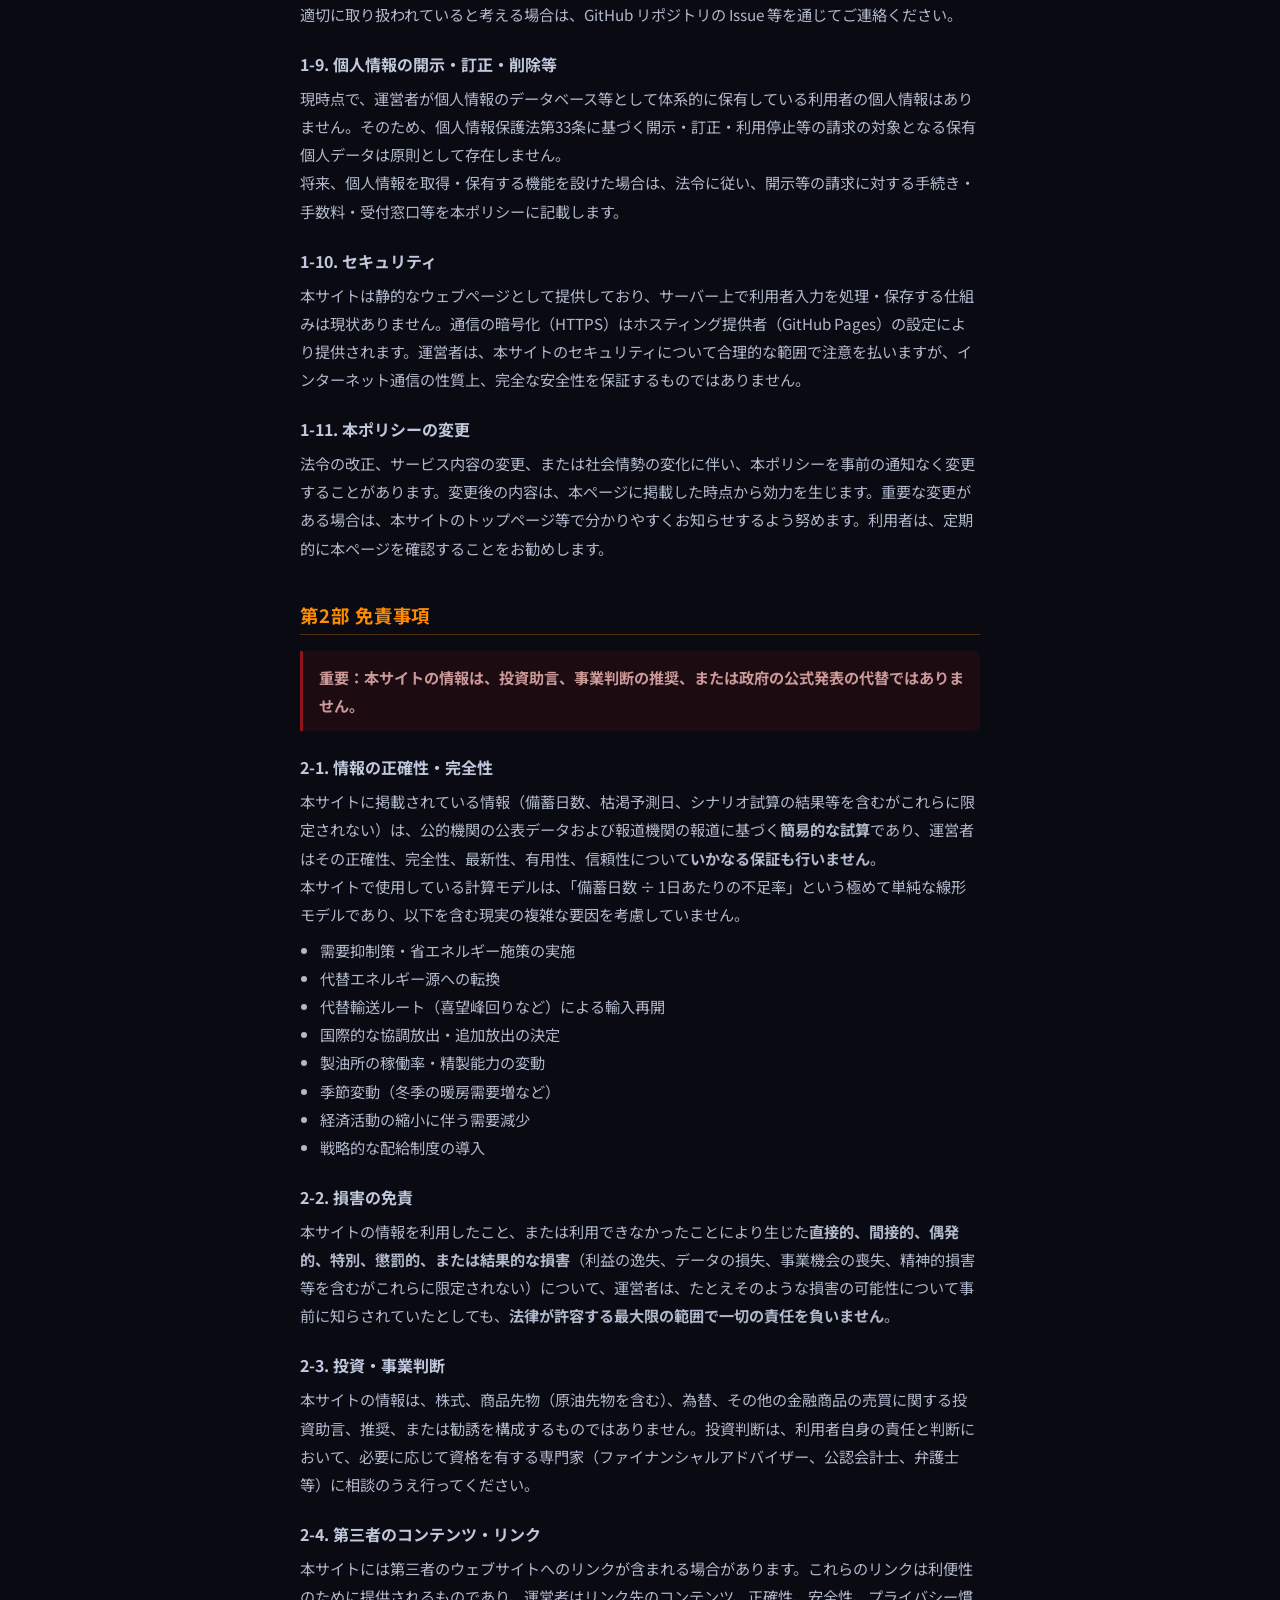
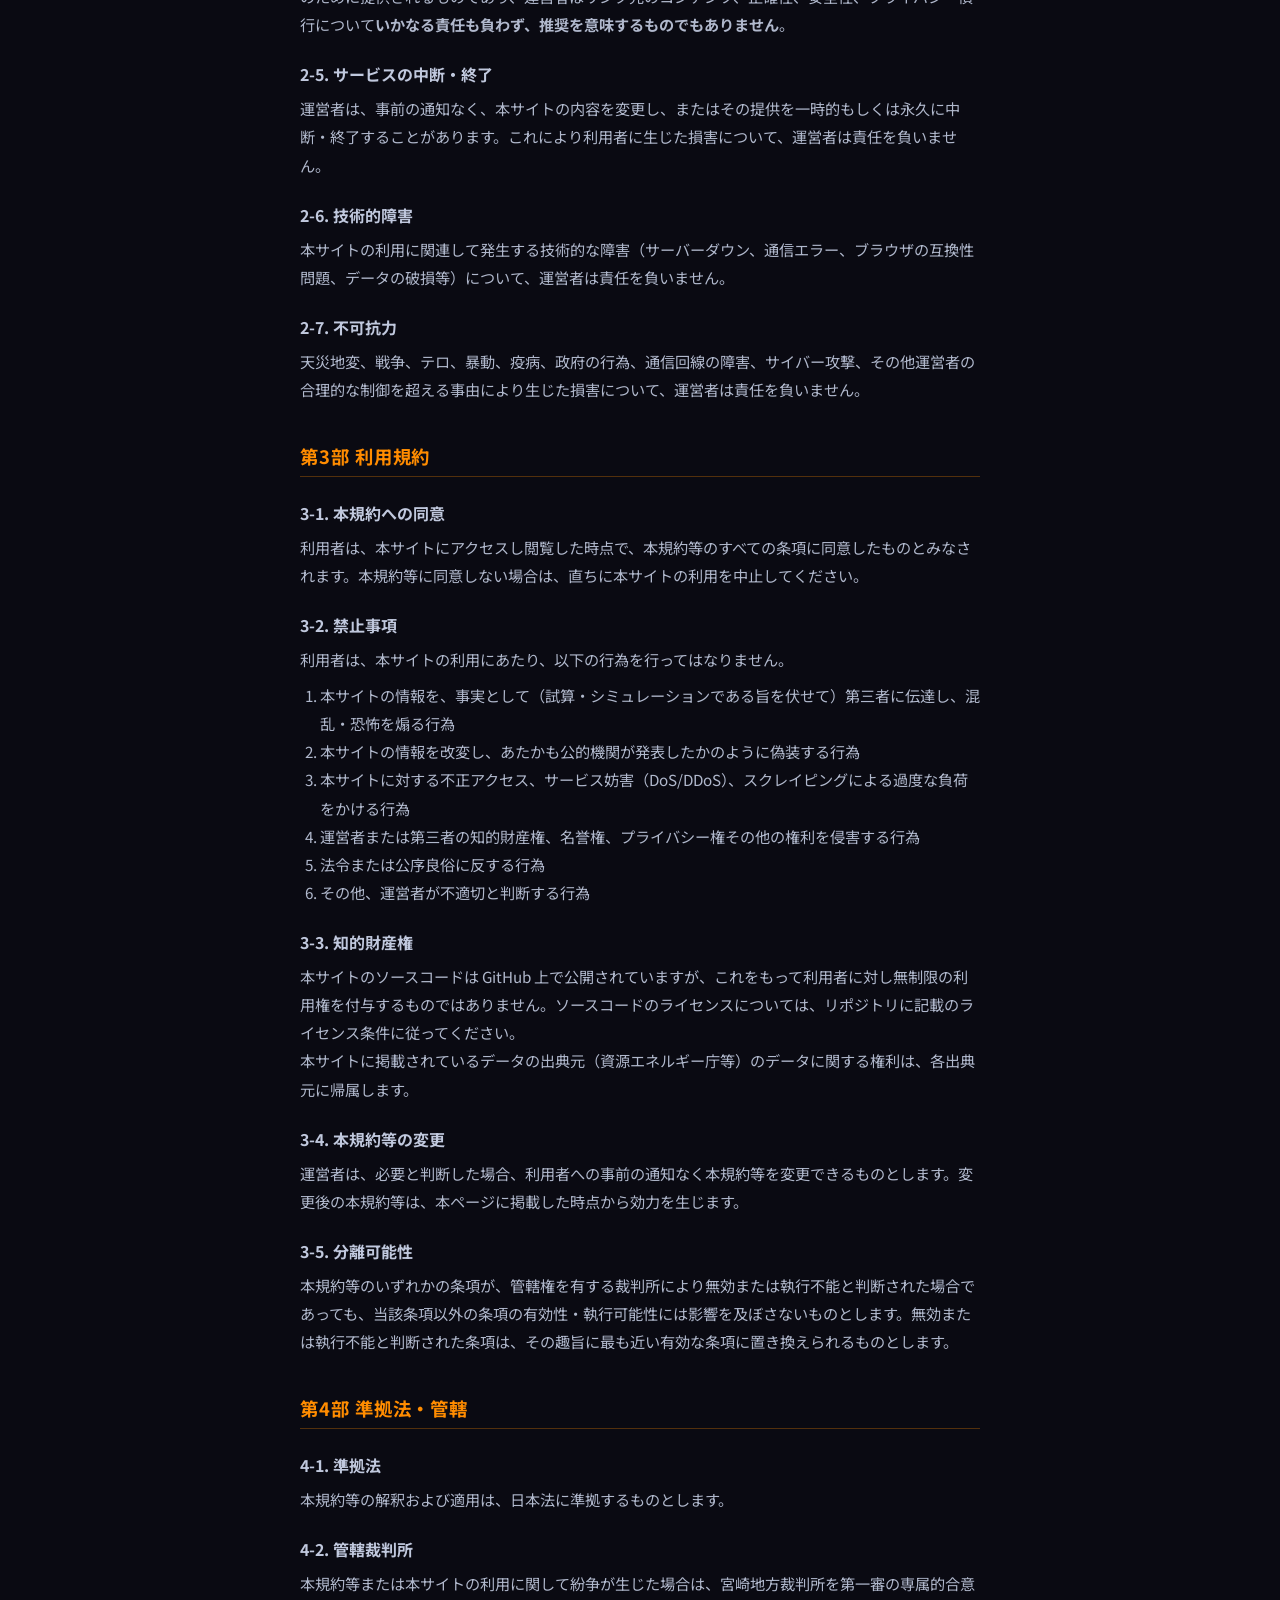
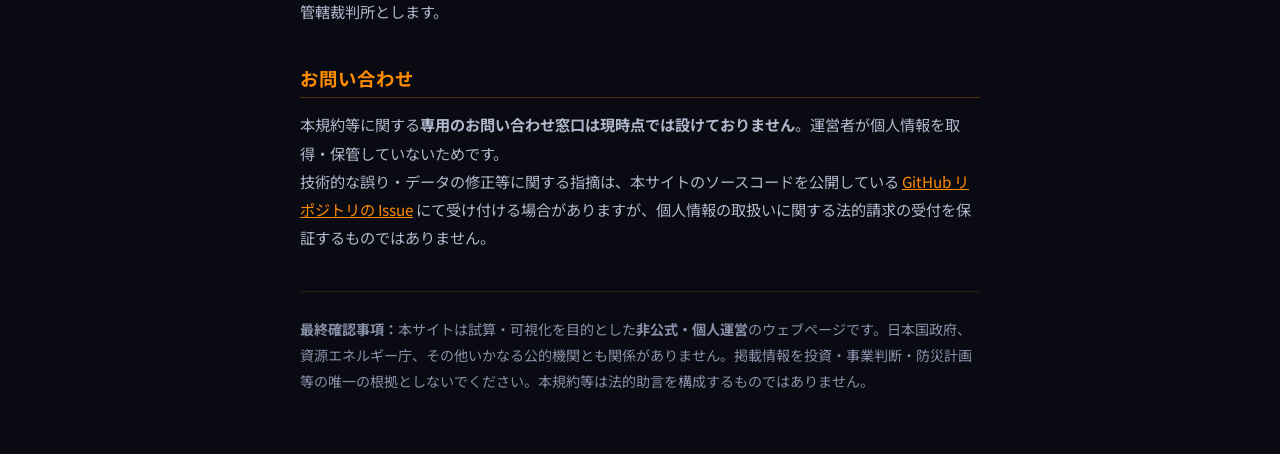
<file: privacy-policy.html>
<!DOCTYPE html>
<html lang="ja">
<head>
<meta charset="UTF-8">
<meta name="viewport" content="width=device-width, initial-scale=1.0">
<title>プライバシーポリシー・免責事項・利用規約 | 日本石油備蓄枯渇カウンター</title>
<link rel="canonical" href="https://gontarobee.github.io/oil/privacy-policy.html">
<link rel="stylesheet" href="styles.css">
</head>
<body>
<div class="stars"></div>
<div class="stars2"></div>
<div class="stars3"></div>

<div class="legal-page">
  <p class="legal-back"><a href="index.html">← トップに戻る</a> ・ <a href="guide/index.html">読み物・ガイド</a></p>

  <h1>プライバシーポリシー・免責事項・利用規約</h1>
  <p class="updated">最終更新日：2026年5月15日｜初版制定日：2026年3月23日</p>

  <p>本ウェブサイト「日本石油備蓄枯渇カウンター」（以下「本サイト」）をご利用いただくにあたり、以下のプライバシーポリシー、免責事項、および利用規約（以下、総称して「本規約等」）をお読みください。本サイトにアクセスした時点で、利用者は本規約等に同意したものとみなします。</p>

  <div class="toc">
    <strong>目次</strong>
    <ul>
      <li><a href="#part1">第1部 プライバシーポリシー</a></li>
      <li><a href="#part2">第2部 免責事項</a></li>
      <li><a href="#part3">第3部 利用規約</a></li>
      <li><a href="#part4">第4部 準拠法・管轄</a></li>
    </ul>
  </div>

  <!-- ════════════════════════════════════════ -->
  <h2 id="part1">第1部 プライバシーポリシー</h2>
  <!-- ════════════════════════════════════════ -->

  <h3>1-1. 運営者について</h3>
  <p>本サイトは<strong>個人により運営</strong>されています。現時点では、運営者の氏名・住所・連絡先等を公表しておりません。本サイトは利用者の個人情報を自ら取得・保管するフォーム・会員登録・問い合わせ機能等を設けていないため、現行法令上公表が義務付けられる範囲には該当しないと判断しています。</p>
  <p class="note">※ 広告配信（Google AdSense 等）を導入し、法令上または各サービスの利用規約上、連絡窓口の明示が必要となる場合は、本規約等を改定し、適切な連絡手段を記載します。</p>

  <h3>1-2. 適用範囲</h3>
  <p>本プライバシーポリシーは、本サイト（ドメイン <code>gontarobee.github.io/oil/</code> およびこれに紐づくカスタムドメインがある場合はそれを含む）の利用に伴い取得・利用されるすべての情報に適用されます。本サイトからリンクされた外部サイトにおける情報の取扱いには適用されません。</p>

  <h3>1-3. 取得する情報と取得方法</h3>
  <p>本サイトが<strong>自ら意図的に取得・保存している個人情報（氏名、メールアドレス、電話番号、住所等）はありません</strong>。</p>
  <p>ただし、以下の理由により、技術的な情報が第三者に送信または記録される場合があります。</p>
  <ul>
    <li><strong>ウェブフォントの読み込み</strong>：本サイトは表示のため、Google LLC が提供する Google Fonts（<code>fonts.googleapis.com</code>、<code>fonts.gstatic.com</code> 等）からフォントデータを読み込みます。この際、利用者の IP アドレス、ブラウザの種類、参照元 URL 等が Google のサーバーに送信されます。Google はこれらの情報を Google のプライバシーポリシーに従い処理します。</li>
    <li><strong>ホスティングサービス</strong>：本サイトは GitHub, Inc.（Microsoft Corporation の子会社）が提供する GitHub Pages 上で公開されています。GitHub はそのサービスの運営・セキュリティ・不正利用防止のため、アクセスログ（IP アドレス、アクセス日時、リクエスト URL、ユーザーエージェント等）を記録する場合があります。</li>
    <li><strong>CDN（Content Delivery Network）</strong>：GitHub Pages は配信高速化のため CDN を使用しており、CDN 事業者にも上記と同様の技術的情報が記録される場合があります。</li>
    <li><strong>Google アナリティクス 4（GA4）</strong>：本サイトではアクセス状況の把握・改善のため、Google LLC が提供する Google アナリティクス 4（以下「GA4」）を利用する場合があります。リポジトリ内の <code>analytics.js</code> に測定ID（<code>G-</code> で始まる文字列）が設定されているときのみ、ブラウザから Google のサーバーへ以下のような情報が送信されます。送信の有無は運営者が測定IDを設定したかどうかによります。
      <ul>
        <li>閲覧したページの URL・タイトル</li>
        <li>参照元（リファラー）</li>
        <li>画面解像度、ブラウザ・OS の種類（ユーザーエージェントに基づく情報）</li>
        <li>おおよその地域（IP アドレスから推定され、Google 側で処理される場合があります）</li>
        <li>初回訪問日時等（Cookie により生成されるランダムなクライアントIDに紐づく統計）</li>
      </ul>
      GA4 の利用により、運営者が利用者個人を直接特定する意図はありませんが、Google が保有するデータと組み合わされることで間接的に識別される可能性はゼロではありません。詳細は Google の説明をご確認ください。
    </li>
  </ul>
  <p class="note">※ Google AdSense、Google Tag Manager、その他の広告・マーケティングツールを追加する場合は、本ポリシーを改定し、取得情報・目的・オプトアウト等を追記します。</p>

  <h3>1-4. 利用目的</h3>
  <p>本サイト運営者が将来的に個人情報またはそれに準ずる情報を取得する場合、以下のいずれかの目的の範囲内で利用します。</p>
  <ol>
    <li>本サイトの表示・機能の提供および改善</li>
    <li>アクセス状況の分析・統計（個人を特定しない形での集計）</li>
    <li>広告の配信および効果測定</li>
    <li>不正アクセス・不正利用の防止</li>
    <li>法令に基づく対応</li>
  </ol>

  <h3>1-5. Cookie（クッキー）・ローカルストレージ</h3>
  <p><strong>GA4 を有効にしている場合（測定IDが設定されている場合）</strong>、Google がファーストパーティ Cookie（例：<code>_ga</code>、<code>_ga_XXXXXXXXXX</code> 等）を利用者のブラウザに保存し、再訪問の識別やセッションの維持に用いることがあります。保存期間や詳細は Google のポリシーに従います。</p>
  <p>本サイトの HTML 自体が、Cookie 以外のローカルストレージ・セッションストレージを設定して利用者を追跡することは行っていません。</p>
  <p>Google Fonts 等の第三者が独自に Cookie を設定する可能性については、各サービスのポリシーをご確認ください。</p>
  <p><strong>オプトアウト（GA4）</strong>：ブラウザの Cookie ブロック設定、プライバシー拡張機能、または Google が提供するオプトアウト手段（<a href="https://tools.google.com/dlpage/gaoptout?hl=ja" target="_blank" rel="noopener noreferrer">Google アナリティクス オプトアウト アドオン</a> 等。対応ブラウザ・サービスは Google の案内に従ってください）の利用により、計測を拒否できる場合があります。また、測定IDを設定しない運用では GA4 への送信は行われません。</p>

  <h3>1-6. 第三者への提供</h3>
  <p>運営者は、以下の場合を除き、利用者の個人情報を第三者に提供しません。</p>
  <ol>
    <li>利用者本人の同意がある場合</li>
    <li>法令に基づく場合（裁判所の命令、捜査機関の要請等）</li>
    <li>人の生命・身体・財産の保護のために必要がある場合であって、本人の同意を得ることが困難な場合</li>
    <li>公衆衛生の向上・児童の健全な育成の推進のため特に必要な場合</li>
    <li>国の機関等が法令の定める事務を遂行するうえで協力が必要な場合</li>
  </ol>
  <p>Google Fonts、GA4、およびホスティング提供者による情報の処理は、各事業者のポリシーに基づき、運営者からの「提供」には該当しません。</p>
  <ul>
    <li><a href="https://policies.google.com/privacy?hl=ja" target="_blank" rel="noopener noreferrer">Google プライバシーポリシー</a></li>
    <li><a href="https://developers.google.com/fonts/faq/privacy?hl=ja" target="_blank" rel="noopener noreferrer">Google Fonts プライバシーに関する FAQ</a></li>
    <li><a href="https://support.google.com/analytics/answer/12017362?hl=ja" target="_blank" rel="noopener noreferrer">Google アナリティクス（データの保護と安全）</a></li>
    <li><a href="https://marketingplatform.google.com/about/analytics/terms/jp/" target="_blank" rel="noopener noreferrer">Google アナリティクス利用規約</a></li>
    <li><a href="https://docs.github.com/ja/site-policy/privacy-policies/github-privacy-statement" target="_blank" rel="noopener noreferrer">GitHub プライバシーステートメント</a></li>
  </ul>

  <h3>1-7. 国外への情報の移転</h3>
  <p>Google LLC および GitHub, Inc. のサーバーは、米国をはじめとする日本国外に所在する場合があります。利用者が本サイトにアクセスすることにより、上記1-3に記載の技術的情報がこれらの国・地域に移転される場合があります。各国のデータ保護法制は日本と異なる場合があり、各事業者の定めるデータ保護措置（標準契約条項等）の下で取り扱われます。</p>

  <h3>1-8. 未成年者の利用</h3>
  <p>本サイトは特定の年齢層を対象としたものではありません。運営者は、意図的に16歳未満の利用者から個人情報を収集することはありません。保護者の方が、お子様の個人情報が本サイトに関連して不適切に取り扱われていると考える場合は、GitHub リポジトリの Issue 等を通じてご連絡ください。</p>

  <h3>1-9. 個人情報の開示・訂正・削除等</h3>
  <p>現時点で、運営者が個人情報のデータベース等として体系的に保有している利用者の個人情報はありません。そのため、個人情報保護法第33条に基づく開示・訂正・利用停止等の請求の対象となる保有個人データは原則として存在しません。</p>
  <p>将来、個人情報を取得・保有する機能を設けた場合は、法令に従い、開示等の請求に対する手続き・手数料・受付窓口等を本ポリシーに記載します。</p>

  <h3>1-10. セキュリティ</h3>
  <p>本サイトは静的なウェブページとして提供しており、サーバー上で利用者入力を処理・保存する仕組みは現状ありません。通信の暗号化（HTTPS）はホスティング提供者（GitHub Pages）の設定により提供されます。運営者は、本サイトのセキュリティについて合理的な範囲で注意を払いますが、インターネット通信の性質上、完全な安全性を保証するものではありません。</p>

  <h3>1-11. 本ポリシーの変更</h3>
  <p>法令の改正、サービス内容の変更、または社会情勢の変化に伴い、本ポリシーを事前の通知なく変更することがあります。変更後の内容は、本ページに掲載した時点から効力を生じます。重要な変更がある場合は、本サイトのトップページ等で分かりやすくお知らせするよう努めます。利用者は、定期的に本ページを確認することをお勧めします。</p>

  <!-- ════════════════════════════════════════ -->
  <h2 id="part2">第2部 免責事項</h2>
  <!-- ════════════════════════════════════════ -->

  <div class="important">
    <p><strong>重要：本サイトの情報は、投資助言、事業判断の推奨、または政府の公式発表の代替ではありません。</strong></p>
  </div>

  <h3>2-1. 情報の正確性・完全性</h3>
  <p>本サイトに掲載されている情報（備蓄日数、枯渇予測日、シナリオ試算の結果等を含むがこれらに限定されない）は、公的機関の公表データおよび報道機関の報道に基づく<strong>簡易的な試算</strong>であり、運営者はその正確性、完全性、最新性、有用性、信頼性について<strong>いかなる保証も行いません</strong>。</p>
  <p>本サイトで使用している計算モデルは、「備蓄日数 ÷ 1日あたりの不足率」という極めて単純な線形モデルであり、以下を含む現実の複雑な要因を考慮していません。</p>
  <ul>
    <li>需要抑制策・省エネルギー施策の実施</li>
    <li>代替エネルギー源への転換</li>
    <li>代替輸送ルート（喜望峰回りなど）による輸入再開</li>
    <li>国際的な協調放出・追加放出の決定</li>
    <li>製油所の稼働率・精製能力の変動</li>
    <li>季節変動（冬季の暖房需要増など）</li>
    <li>経済活動の縮小に伴う需要減少</li>
    <li>戦略的な配給制度の導入</li>
  </ul>

  <h3>2-2. 損害の免責</h3>
  <p>本サイトの情報を利用したこと、または利用できなかったことにより生じた<strong>直接的、間接的、偶発的、特別、懲罰的、または結果的な損害</strong>（利益の逸失、データの損失、事業機会の喪失、精神的損害等を含むがこれらに限定されない）について、運営者は、たとえそのような損害の可能性について事前に知らされていたとしても、<strong>法律が許容する最大限の範囲で一切の責任を負いません</strong>。</p>

  <h3>2-3. 投資・事業判断</h3>
  <p>本サイトの情報は、株式、商品先物（原油先物を含む）、為替、その他の金融商品の売買に関する投資助言、推奨、または勧誘を構成するものではありません。投資判断は、利用者自身の責任と判断において、必要に応じて資格を有する専門家（ファイナンシャルアドバイザー、公認会計士、弁護士等）に相談のうえ行ってください。</p>

  <h3>2-4. 第三者のコンテンツ・リンク</h3>
  <p>本サイトには第三者のウェブサイトへのリンクが含まれる場合があります。これらのリンクは利便性のために提供されるものであり、運営者はリンク先のコンテンツ、正確性、安全性、プライバシー慣行について<strong>いかなる責任も負わず、推奨を意味するものでもありません</strong>。</p>

  <h3>2-5. サービスの中断・終了</h3>
  <p>運営者は、事前の通知なく、本サイトの内容を変更し、またはその提供を一時的もしくは永久に中断・終了することがあります。これにより利用者に生じた損害について、運営者は責任を負いません。</p>

  <h3>2-6. 技術的障害</h3>
  <p>本サイトの利用に関連して発生する技術的な障害（サーバーダウン、通信エラー、ブラウザの互換性問題、データの破損等）について、運営者は責任を負いません。</p>

  <h3>2-7. 不可抗力</h3>
  <p>天災地変、戦争、テロ、暴動、疫病、政府の行為、通信回線の障害、サイバー攻撃、その他運営者の合理的な制御を超える事由により生じた損害について、運営者は責任を負いません。</p>

  <!-- ════════════════════════════════════════ -->
  <h2 id="part3">第3部 利用規約</h2>
  <!-- ════════════════════════════════════════ -->

  <h3>3-1. 本規約への同意</h3>
  <p>利用者は、本サイトにアクセスし閲覧した時点で、本規約等のすべての条項に同意したものとみなされます。本規約等に同意しない場合は、直ちに本サイトの利用を中止してください。</p>

  <h3>3-2. 禁止事項</h3>
  <p>利用者は、本サイトの利用にあたり、以下の行為を行ってはなりません。</p>
  <ol>
    <li>本サイトの情報を、事実として（試算・シミュレーションである旨を伏せて）第三者に伝達し、混乱・恐怖を煽る行為</li>
    <li>本サイトの情報を改変し、あたかも公的機関が発表したかのように偽装する行為</li>
    <li>本サイトに対する不正アクセス、サービス妨害（DoS/DDoS）、スクレイピングによる過度な負荷をかける行為</li>
    <li>運営者または第三者の知的財産権、名誉権、プライバシー権その他の権利を侵害する行為</li>
    <li>法令または公序良俗に反する行為</li>
    <li>その他、運営者が不適切と判断する行為</li>
  </ol>

  <h3>3-3. 知的財産権</h3>
  <p>本サイトのソースコードは GitHub 上で公開されていますが、これをもって利用者に対し無制限の利用権を付与するものではありません。ソースコードのライセンスについては、リポジトリに記載のライセンス条件に従ってください。</p>
  <p>本サイトに掲載されているデータの出典元（資源エネルギー庁等）のデータに関する権利は、各出典元に帰属します。</p>

  <h3>3-4. 本規約等の変更</h3>
  <p>運営者は、必要と判断した場合、利用者への事前の通知なく本規約等を変更できるものとします。変更後の本規約等は、本ページに掲載した時点から効力を生じます。</p>

  <h3>3-5. 分離可能性</h3>
  <p>本規約等のいずれかの条項が、管轄権を有する裁判所により無効または執行不能と判断された場合であっても、当該条項以外の条項の有効性・執行可能性には影響を及ぼさないものとします。無効または執行不能と判断された条項は、その趣旨に最も近い有効な条項に置き換えられるものとします。</p>

  <!-- ════════════════════════════════════════ -->
  <h2 id="part4">第4部 準拠法・管轄</h2>
  <!-- ════════════════════════════════════════ -->

  <h3>4-1. 準拠法</h3>
  <p>本規約等の解釈および適用は、日本法に準拠するものとします。</p>

  <h3>4-2. 管轄裁判所</h3>
  <p>本規約等または本サイトの利用に関して紛争が生じた場合は、宮崎地方裁判所を第一審の専属的合意管轄裁判所とします。</p>

  <!-- ════════════════════════════════════════ -->

  <h2>お問い合わせ</h2>
  <p>本規約等に関する<strong>専用のお問い合わせ窓口は現時点では設けておりません</strong>。運営者が個人情報を取得・保管していないためです。</p>
  <p>技術的な誤り・データの修正等に関する指摘は、本サイトのソースコードを公開している <a href="https://github.com/gontarobee/oil/issues" target="_blank" rel="noopener noreferrer">GitHub リポジトリの Issue</a> にて受け付ける場合がありますが、個人情報の取扱いに関する法的請求の受付を保証するものではありません。</p>

  <p class="note" style="margin-top:2.5rem; border-top: 1px solid rgba(255,140,0,0.15); padding-top: 1.5rem;">
    <strong>最終確認事項：</strong>本サイトは試算・可視化を目的とした<strong>非公式・個人運営</strong>のウェブページです。日本国政府、資源エネルギー庁、その他いかなる公的機関とも関係がありません。掲載情報を投資・事業判断・防災計画等の唯一の根拠としないでください。本規約等は法的助言を構成するものではありません。
  </p>
</div>

<script src="nav.js"></script>
<script src="analytics.js"></script>
</body>
</html>
</file>
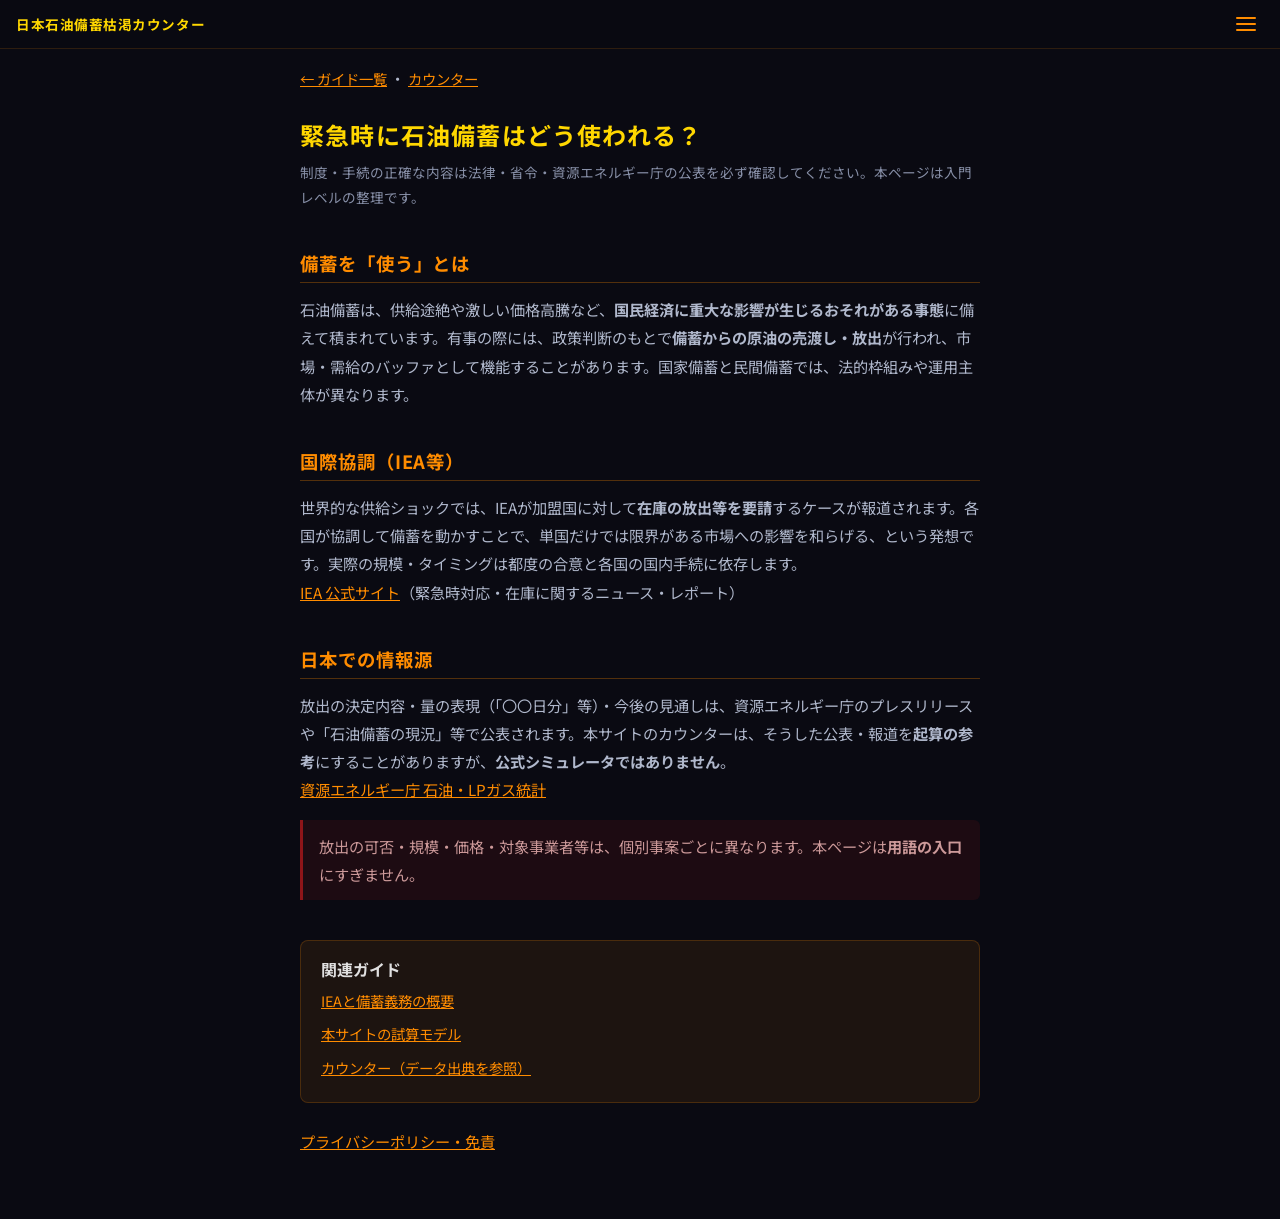
<file: guide/emergency-release-overview.html>
<!DOCTYPE html>
<html lang="ja">
<head>
<meta charset="UTF-8">
<meta name="viewport" content="width=device-width, initial-scale=1.0">
<title>緊急時に石油備蓄はどう使われる？ | ガイド</title>
<meta name="description" content="石油備蓄の緊急放出の考え方の超概要。手続・量・条件は法令と省庁の公表に従ってください。本ページは入門用です。">
<link rel="canonical" href="https://gontarobee.github.io/oil/guide/emergency-release-overview.html">
<meta property="og:type" content="article">
<meta property="og:url" content="https://gontarobee.github.io/oil/guide/emergency-release-overview.html">
<meta property="og:title" content="緊急時に石油備蓄はどう使われる？">
<meta property="og:description" content="制度のざっくりした枠組み。詳細は省庁へ。">
<meta property="og:locale" content="ja_JP">
<meta name="twitter:card" content="summary">
<link rel="stylesheet" href="../styles.css">
</head>
<body>
<div class="stars"></div>
<div class="stars2"></div>
<div class="stars3"></div>

<div class="legal-page">
  <p class="legal-back"><a href="index.html">← ガイド一覧</a> ・ <a href="../index.html">カウンター</a></p>

  <h1>緊急時に石油備蓄はどう使われる？</h1>
  <p class="updated">制度・手続の正確な内容は法律・省令・資源エネルギー庁の公表を必ず確認してください。本ページは入門レベルの整理です。</p>

  <h2 id="purpose">備蓄を「使う」とは</h2>
  <p>石油備蓄は、供給途絶や激しい価格高騰など、<strong>国民経済に重大な影響が生じるおそれがある事態</strong>に備えて積まれています。有事の際には、政策判断のもとで<strong>備蓄からの原油の売渡し・放出</strong>が行われ、市場・需給のバッファとして機能することがあります。国家備蓄と民間備蓄では、法的枠組みや運用主体が異なります。</p>

  <h2 id="coordination">国際協調（IEA等）</h2>
  <p>世界的な供給ショックでは、IEAが加盟国に対して<strong>在庫の放出等を要請</strong>するケースが報道されます。各国が協調して備蓄を動かすことで、単国だけでは限界がある市場への影響を和らげる、という発想です。実際の規模・タイミングは都度の合意と各国の国内手続に依存します。</p>
  <p><a href="https://www.iea.org/" target="_blank" rel="noopener noreferrer">IEA 公式サイト</a>（緊急時対応・在庫に関するニュース・レポート）</p>

  <h2 id="japan-info">日本での情報源</h2>
  <p>放出の決定内容・量の表現（「〇〇日分」等）・今後の見通しは、資源エネルギー庁のプレスリリースや「石油備蓄の現況」等で公表されます。本サイトのカウンターは、そうした公表・報道を<strong>起算の参考</strong>にすることがありますが、<strong>公式シミュレータではありません</strong>。</p>
  <p><a href="https://www.enecho.meti.go.jp/statistics/petroleum_and_lpgas/" target="_blank" rel="noopener noreferrer">資源エネルギー庁 石油・LPガス統計</a></p>

  <div class="important">
    <p>放出の可否・規模・価格・対象事業者等は、個別事案ごとに異なります。本ページは<strong>用語の入口</strong>にすぎません。</p>
  </div>

  <div class="toc guide-related">
    <strong>関連ガイド</strong>
    <ul>
      <li><a href="international-comparison.html">IEAと備蓄義務の概要</a></li>
      <li><a href="how-days-calculated.html">本サイトの試算モデル</a></li>
      <li><a href="../index.html">カウンター（データ出典を参照）</a></li>
    </ul>
  </div>

  <p><a href="../privacy-policy.html">プライバシーポリシー・免責</a></p>
</div>

<script src="../nav.js"></script>
<script src="../analytics.js"></script>
</body>
</html>
</file>
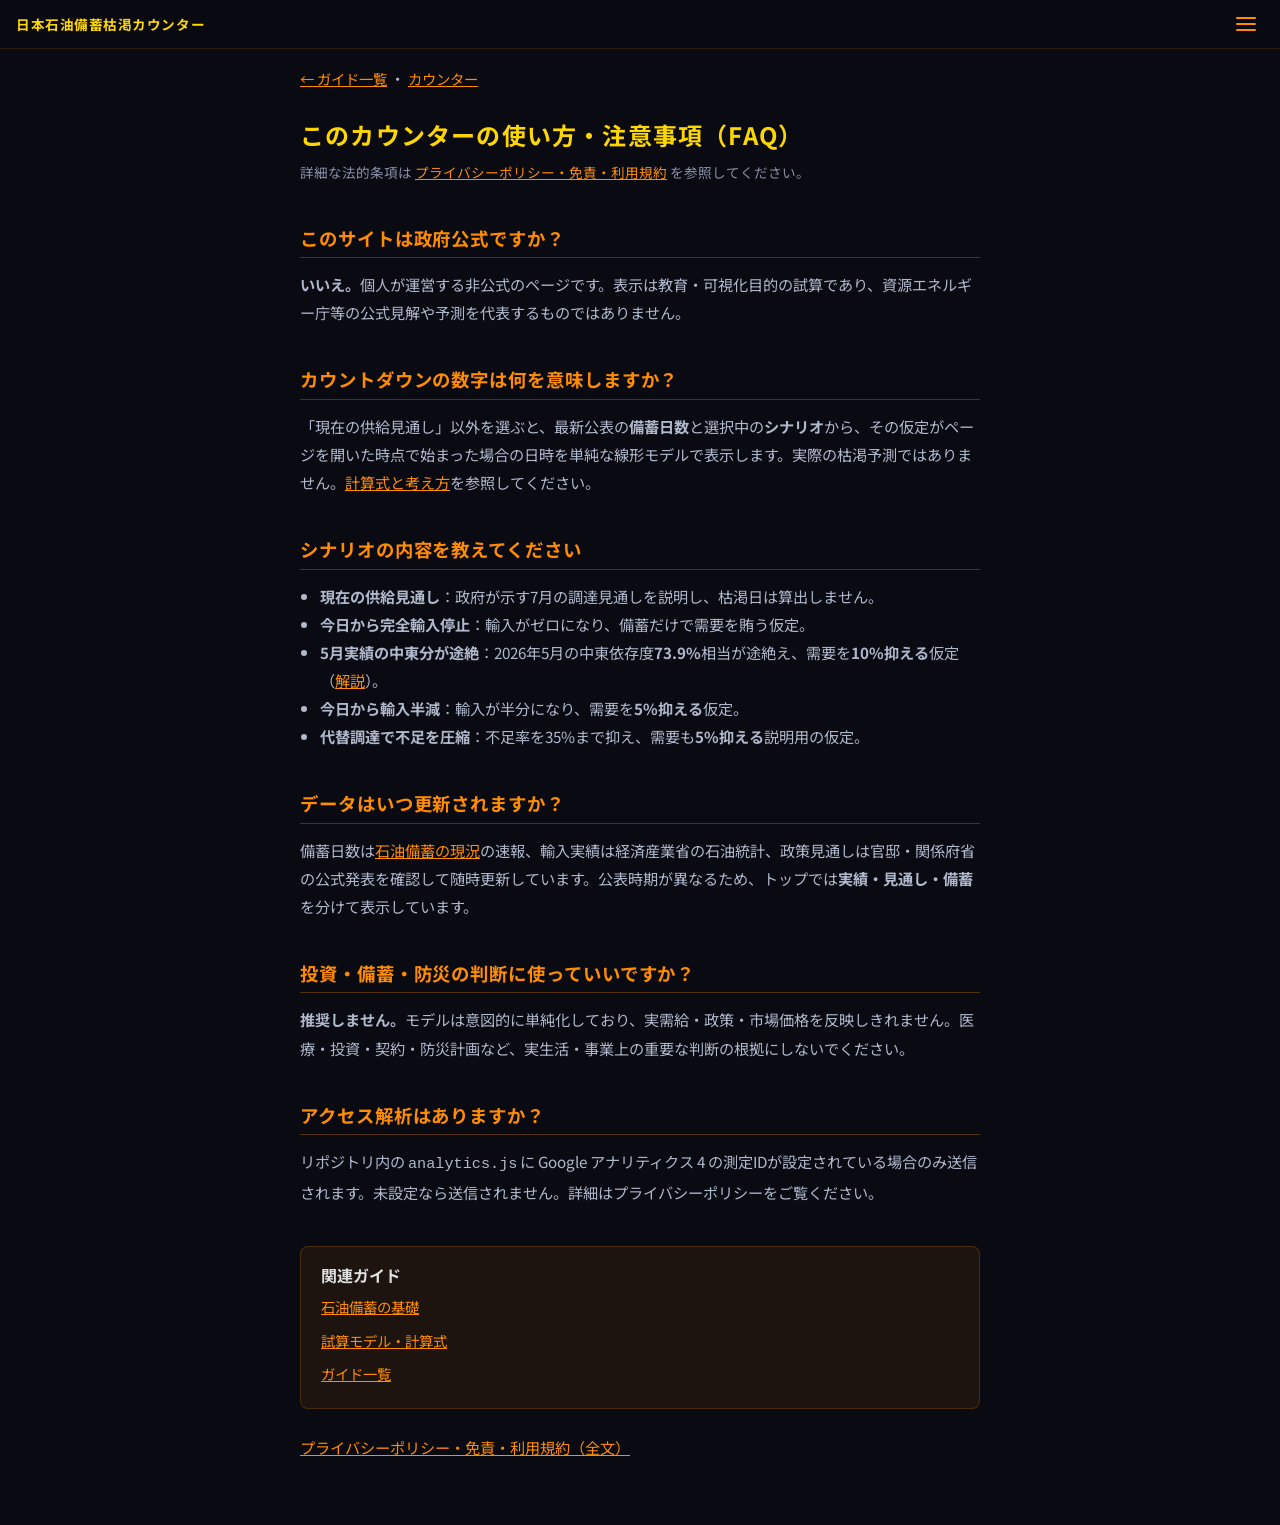
<file: guide/faq.html>
<!DOCTYPE html>
<html lang="ja">
<head>
<meta charset="UTF-8">
<meta name="viewport" content="width=device-width, initial-scale=1.0">
<title>FAQ・注意事項 | 日本石油備蓄枯渇カウンター</title>
<meta name="description" content="枯渇カウンターの使い方、データの更新、シナリオの意味、免責事項の要点をFAQ形式でまとめました。">
<link rel="canonical" href="https://gontarobee.github.io/oil/guide/faq.html">
<meta property="og:type" content="article">
<meta property="og:url" content="https://gontarobee.github.io/oil/guide/faq.html">
<meta property="og:title" content="FAQ・注意事項">
<meta property="og:description" content="非公式ツールの前提とよくある質問。">
<meta property="og:locale" content="ja_JP">
<meta name="twitter:card" content="summary">
<link rel="stylesheet" href="../styles.css">
</head>
<body>
<div class="stars"></div>
<div class="stars2"></div>
<div class="stars3"></div>

<div class="legal-page">
  <p class="legal-back"><a href="index.html">← ガイド一覧</a> ・ <a href="../index.html">カウンター</a></p>

  <h1>このカウンターの使い方・注意事項（FAQ）</h1>
  <p class="updated">詳細な法的条項は <a href="../privacy-policy.html">プライバシーポリシー・免責・利用規約</a> を参照してください。</p>

  <h2 id="q1">このサイトは政府公式ですか？</h2>
  <p><strong>いいえ。</strong>個人が運営する非公式のページです。表示は教育・可視化目的の試算であり、資源エネルギー庁等の公式見解や予測を代表するものではありません。</p>

  <h2 id="q2">カウントダウンの数字は何を意味しますか？</h2>
  <p>「現在の供給見通し」以外を選ぶと、最新公表の<strong>備蓄日数</strong>と選択中の<strong>シナリオ</strong>から、その仮定がページを開いた時点で始まった場合の日時を単純な線形モデルで表示します。実際の枯渇予測ではありません。<a href="how-days-calculated.html#formula">計算式と考え方</a>を参照してください。</p>

  <h2 id="q3">シナリオの内容を教えてください</h2>
  <ul>
    <li><strong>現在の供給見通し</strong>：政府が示す7月の調達見通しを説明し、枯渇日は算出しません。</li>
    <li><strong>今日から完全輸入停止</strong>：輸入がゼロになり、備蓄だけで需要を賄う仮定。</li>
    <li><strong>5月実績の中東分が途絶</strong>：2026年5月の中東依存度<strong>73.9%</strong>相当が途絶え、需要を<strong>10%抑える</strong>仮定（<a href="hormuz-japan-imports.html">解説</a>）。</li>
    <li><strong>今日から輸入半減</strong>：輸入が半分になり、需要を<strong>5%抑える</strong>仮定。</li>
    <li><strong>代替調達で不足を圧縮</strong>：不足率を35%まで抑え、需要も<strong>5%抑える</strong>説明用の仮定。</li>
  </ul>

  <h2 id="q4">データはいつ更新されますか？</h2>
  <p>備蓄日数は<a href="https://www.enecho.meti.go.jp/statistics/petroleum_and_lpgas/pl001/" target="_blank" rel="noopener noreferrer">石油備蓄の現況</a>の速報、輸入実績は経済産業省の石油統計、政策見通しは官邸・関係府省の公式発表を確認して随時更新しています。公表時期が異なるため、トップでは<strong>実績・見通し・備蓄</strong>を分けて表示しています。</p>

  <h2 id="q5">投資・備蓄・防災の判断に使っていいですか？</h2>
  <p><strong>推奨しません。</strong>モデルは意図的に単純化しており、実需給・政策・市場価格を反映しきれません。医療・投資・契約・防災計画など、実生活・事業上の重要な判断の根拠にしないでください。</p>

  <h2 id="q6">アクセス解析はありますか？</h2>
  <p>リポジトリ内の <code>analytics.js</code> に Google アナリティクス 4 の測定IDが設定されている場合のみ送信されます。未設定なら送信されません。詳細はプライバシーポリシーをご覧ください。</p>

  <div class="toc guide-related">
    <strong>関連ガイド</strong>
    <ul>
      <li><a href="oil-reserve-basics.html">石油備蓄の基礎</a></li>
      <li><a href="how-days-calculated.html#formula">試算モデル・計算式</a></li>
      <li><a href="index.html">ガイド一覧</a></li>
    </ul>
  </div>

  <p><a href="../privacy-policy.html">プライバシーポリシー・免責・利用規約（全文）</a></p>
</div>

<script src="../nav.js"></script>
<script src="../analytics.js"></script>
</body>
</html>
</file>
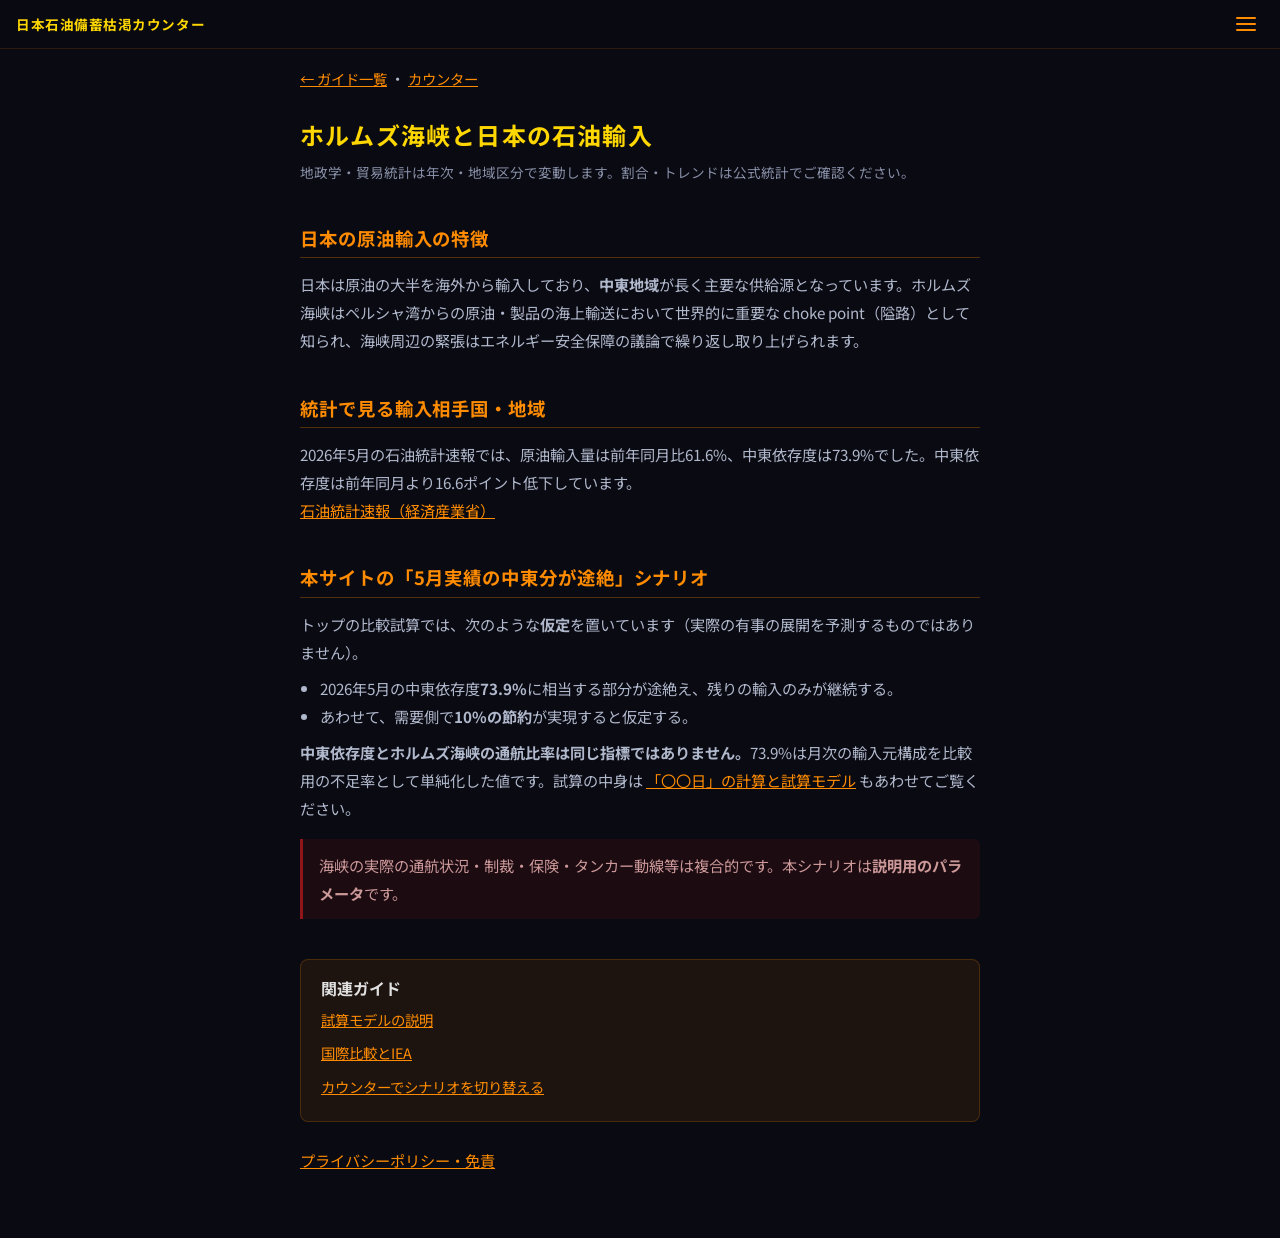
<file: guide/hormuz-japan-imports.html>
<!DOCTYPE html>
<html lang="ja">
<head>
<meta charset="UTF-8">
<meta name="viewport" content="width=device-width, initial-scale=1.0">
<title>ホルムズ海峡と日本の石油輸入 | ガイド</title>
<meta name="description" content="日本の原油輸入と中東・ホルムズ海峡の位置づけの概要。本サイトでは2026年5月の中東依存度73.9%を比較用の仮定に使います。">
<link rel="canonical" href="https://gontarobee.github.io/oil/guide/hormuz-japan-imports.html">
<meta property="og:type" content="article">
<meta property="og:url" content="https://gontarobee.github.io/oil/guide/hormuz-japan-imports.html">
<meta property="og:title" content="ホルムズ海峡と日本の石油輸入">
<meta property="og:description" content="地政学リスクとカウンターのシナリオ仮定の関係。">
<meta property="og:locale" content="ja_JP">
<meta name="twitter:card" content="summary">
<link rel="stylesheet" href="../styles.css">
</head>
<body>
<div class="stars"></div>
<div class="stars2"></div>
<div class="stars3"></div>

<div class="legal-page">
  <p class="legal-back"><a href="index.html">← ガイド一覧</a> ・ <a href="../index.html">カウンター</a></p>

  <h1>ホルムズ海峡と日本の石油輸入</h1>
  <p class="updated">地政学・貿易統計は年次・地域区分で変動します。割合・トレンドは公式統計でご確認ください。</p>

  <h2 id="japan">日本の原油輸入の特徴</h2>
  <p>日本は原油の大半を海外から輸入しており、<strong>中東地域</strong>が長く主要な供給源となっています。ホルムズ海峡はペルシャ湾からの原油・製品の海上輸送において世界的に重要な choke point（隘路）として知られ、海峡周辺の緊張はエネルギー安全保障の議論で繰り返し取り上げられます。</p>

  <h2 id="stats">統計で見る輸入相手国・地域</h2>
  <p>2026年5月の石油統計速報では、原油輸入量は前年同月比61.6%、中東依存度は73.9%でした。中東依存度は前年同月より16.6ポイント低下しています。</p>
  <p><a href="https://www.meti.go.jp/statistics/tyo/sekiyuso/result.html" target="_blank" rel="noopener noreferrer">石油統計速報（経済産業省）</a></p>

  <h2 id="scenario">本サイトの「5月実績の中東分が途絶」シナリオ</h2>
  <p>トップの比較試算では、次のような<strong>仮定</strong>を置いています（実際の有事の展開を予測するものではありません）。</p>
  <ul>
    <li>2026年5月の中東依存度<strong>73.9%</strong>に相当する部分が途絶え、残りの輸入のみが継続する。</li>
    <li>あわせて、需要側で<strong>10%の節約</strong>が実現すると仮定する。</li>
  </ul>
  <p><strong>中東依存度とホルムズ海峡の通航比率は同じ指標ではありません。</strong>73.9%は月次の輸入元構成を比較用の不足率として単純化した値です。試算の中身は <a href="how-days-calculated.html">「〇〇日」の計算と試算モデル</a> もあわせてご覧ください。</p>

  <div class="important">
    <p>海峡の実際の通航状況・制裁・保険・タンカー動線等は複合的です。本シナリオは<strong>説明用のパラメータ</strong>です。</p>
  </div>

  <div class="toc guide-related">
    <strong>関連ガイド</strong>
    <ul>
      <li><a href="how-days-calculated.html">試算モデルの説明</a></li>
      <li><a href="international-comparison.html">国際比較とIEA</a></li>
      <li><a href="../index.html">カウンターでシナリオを切り替える</a></li>
    </ul>
  </div>

  <p><a href="../privacy-policy.html">プライバシーポリシー・免責</a></p>
</div>

<script src="../nav.js"></script>
<script src="../analytics.js"></script>
</body>
</html>
</file>
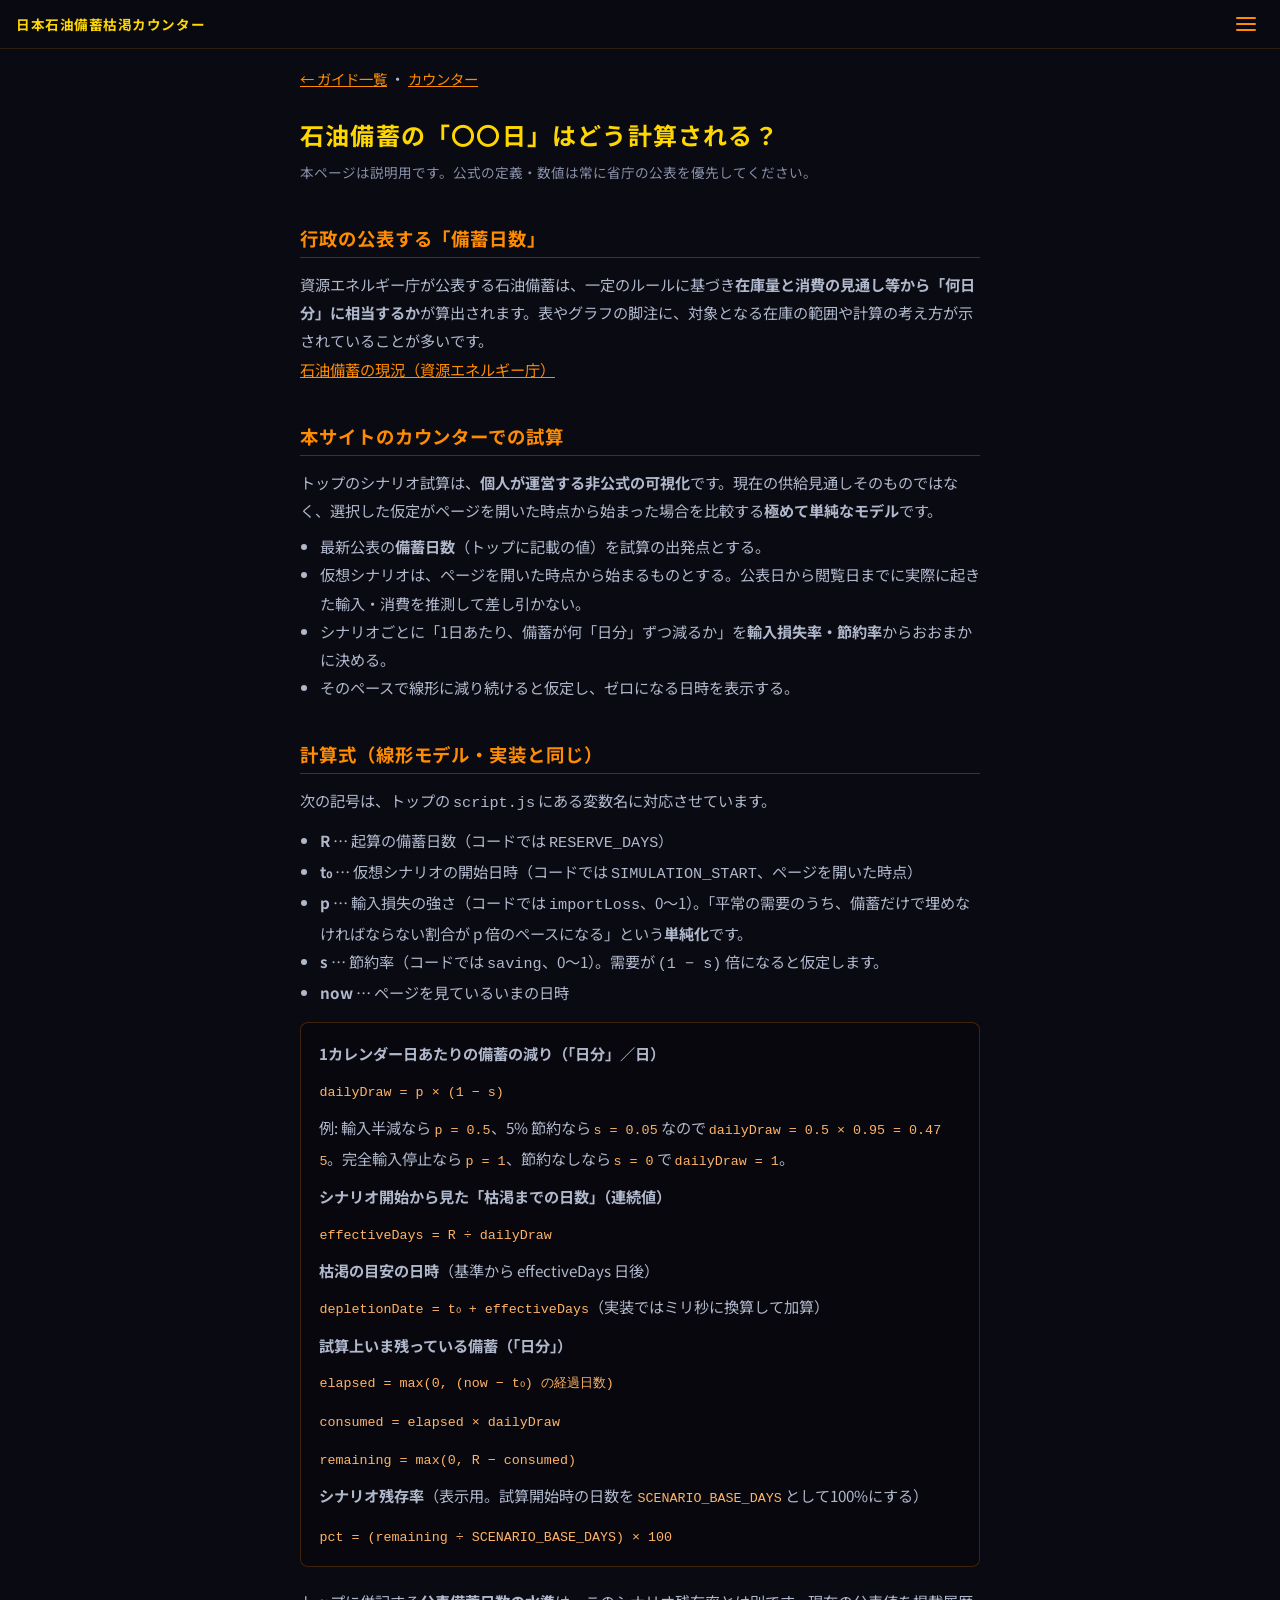
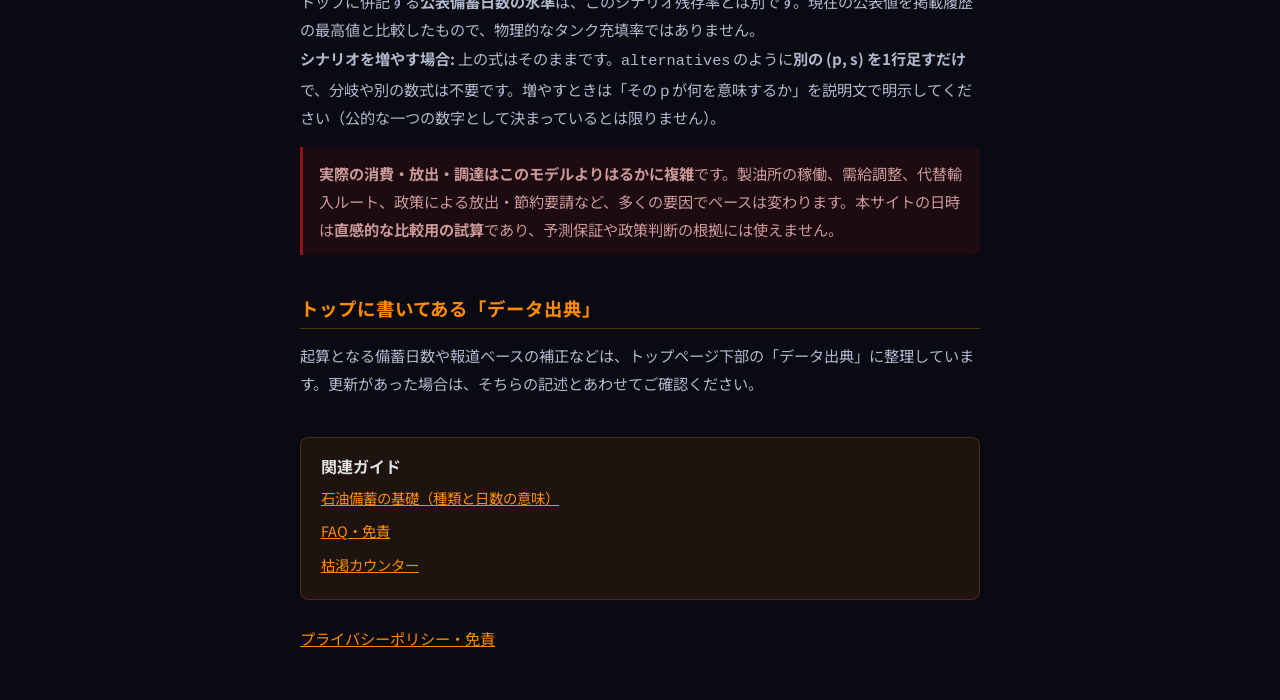
<file: guide/how-days-calculated.html>
<!DOCTYPE html>
<html lang="ja">
<head>
<meta charset="UTF-8">
<meta name="viewport" content="width=device-width, initial-scale=1.0">
<title>石油備蓄の「〇〇日」はどう計算される？ | ガイド</title>
<meta name="description" content="資源エネルギー庁が公表する石油備蓄の「日数」と、本サイトの枯渇カウンターが用いる簡易試算の違いを整理します。非公式ツールの前提を明示します。">
<link rel="canonical" href="https://gontarobee.github.io/oil/guide/how-days-calculated.html">
<meta property="og:type" content="article">
<meta property="og:url" content="https://gontarobee.github.io/oil/guide/how-days-calculated.html">
<meta property="og:title" content="石油備蓄の「〇〇日」はどう計算される？">
<meta property="og:description" content="公表指標とカウンター試算モデルの違い。">
<meta property="og:locale" content="ja_JP">
<meta name="twitter:card" content="summary">
<link rel="stylesheet" href="../styles.css">
</head>
<body>
<div class="stars"></div>
<div class="stars2"></div>
<div class="stars3"></div>

<div class="legal-page">
  <p class="legal-back"><a href="index.html">← ガイド一覧</a> ・ <a href="../index.html">カウンター</a></p>

  <h1>石油備蓄の「〇〇日」はどう計算される？</h1>
  <p class="updated">本ページは説明用です。公式の定義・数値は常に省庁の公表を優先してください。</p>

  <h2 id="official">行政の公表する「備蓄日数」</h2>
  <p>資源エネルギー庁が公表する石油備蓄は、一定のルールに基づき<strong>在庫量と消費の見通し等から「何日分」に相当するか</strong>が算出されます。表やグラフの脚注に、対象となる在庫の範囲や計算の考え方が示されていることが多いです。</p>
  <p><a href="https://www.enecho.meti.go.jp/statistics/petroleum_and_lpgas/pl001/" target="_blank" rel="noopener noreferrer">石油備蓄の現況（資源エネルギー庁）</a></p>

  <h2 id="counter">本サイトのカウンターでの試算</h2>
  <p>トップのシナリオ試算は、<strong>個人が運営する非公式の可視化</strong>です。現在の供給見通しそのものではなく、選択した仮定がページを開いた時点から始まった場合を比較する<strong>極めて単純なモデル</strong>です。</p>
  <ul>
    <li>最新公表の<strong>備蓄日数</strong>（トップに記載の値）を試算の出発点とする。</li>
    <li>仮想シナリオは、ページを開いた時点から始まるものとする。公表日から閲覧日までに実際に起きた輸入・消費を推測して差し引かない。</li>
    <li>シナリオごとに「1日あたり、備蓄が何「日分」ずつ減るか」を<strong>輸入損失率・節約率</strong>からおおまかに決める。</li>
    <li>そのペースで線形に減り続けると仮定し、ゼロになる日時を表示する。</li>
  </ul>

  <h2 id="formula">計算式（線形モデル・実装と同じ）</h2>
  <p>次の記号は、トップの <code>script.js</code> にある変数名に対応させています。</p>
  <ul>
    <li><strong>R</strong> … 起算の備蓄日数（コードでは <code>RESERVE_DAYS</code>）</li>
    <li><strong>t₀</strong> … 仮想シナリオの開始日時（コードでは <code>SIMULATION_START</code>、ページを開いた時点）</li>
    <li><strong>p</strong> … 輸入損失の強さ（コードでは <code>importLoss</code>、0〜1）。「平常の需要のうち、備蓄だけで埋めなければならない割合が p 倍のペースになる」という<strong>単純化</strong>です。</li>
    <li><strong>s</strong> … 節約率（コードでは <code>saving</code>、0〜1）。需要が <code>(1 − s)</code> 倍になると仮定します。</li>
    <li><strong>now</strong> … ページを見ているいまの日時</li>
  </ul>

  <div class="formula-block">
    <p><strong>1カレンダー日あたりの備蓄の減り（「日分」／日）</strong></p>
    <p><code>dailyDraw = p × (1 − s)</code></p>
    <p>例: 輸入半減なら <code>p = 0.5</code>、5% 節約なら <code>s = 0.05</code> なので <code>dailyDraw = 0.5 × 0.95 = 0.475</code>。完全輸入停止なら <code>p = 1</code>、節約なしなら <code>s = 0</code> で <code>dailyDraw = 1</code>。</p>
    <p><strong>シナリオ開始から見た「枯渇までの日数」（連続値）</strong></p>
    <p><code>effectiveDays = R ÷ dailyDraw</code></p>
    <p><strong>枯渇の目安の日時</strong>（基準から effectiveDays 日後）</p>
    <p><code>depletionDate = t₀ + effectiveDays</code>（実装ではミリ秒に換算して加算）</p>
    <p><strong>試算上いま残っている備蓄（「日分」）</strong></p>
    <p><code>elapsed = max(0, (now − t₀) の経過日数)</code></p>
    <p><code>consumed = elapsed × dailyDraw</code></p>
    <p><code>remaining = max(0, R − consumed)</code></p>
    <p><strong>シナリオ残存率</strong>（表示用。試算開始時の日数を <code>SCENARIO_BASE_DAYS</code> として100%にする）</p>
    <p><code>pct = (remaining ÷ SCENARIO_BASE_DAYS) × 100</code></p>
  </div>

  <p>トップに併記する<strong>公表備蓄日数の水準</strong>は、このシナリオ残存率とは別です。現在の公表値を掲載履歴の最高値と比較したもので、物理的なタンク充填率ではありません。</p>

  <p><strong>シナリオを増やす場合:</strong> 上の式はそのままです。<code>alternatives</code> のように<strong>別の (p, s) を1行足すだけ</strong>で、分岐や別の数式は不要です。増やすときは「その p が何を意味するか」を説明文で明示してください（公的な一つの数字として決まっているとは限りません）。</p>

  <div class="important">
    <p><strong>実際の消費・放出・調達はこのモデルよりはるかに複雑</strong>です。製油所の稼働、需給調整、代替輸入ルート、政策による放出・節約要請など、多くの要因でペースは変わります。本サイトの日時は<strong>直感的な比較用の試算</strong>であり、予測保証や政策判断の根拠には使えません。</p>
  </div>

  <h2 id="data">トップに書いてある「データ出典」</h2>
  <p>起算となる備蓄日数や報道ベースの補正などは、トップページ下部の「データ出典」に整理しています。更新があった場合は、そちらの記述とあわせてご確認ください。</p>

  <div class="toc guide-related">
    <strong>関連ガイド</strong>
    <ul>
      <li><a href="oil-reserve-basics.html">石油備蓄の基礎（種類と日数の意味）</a></li>
      <li><a href="faq.html">FAQ・免責</a></li>
      <li><a href="../index.html">枯渇カウンター</a></li>
    </ul>
  </div>

  <p><a href="../privacy-policy.html">プライバシーポリシー・免責</a></p>
</div>

<script src="../nav.js"></script>
<script src="../analytics.js"></script>
</body>
</html>
</file>
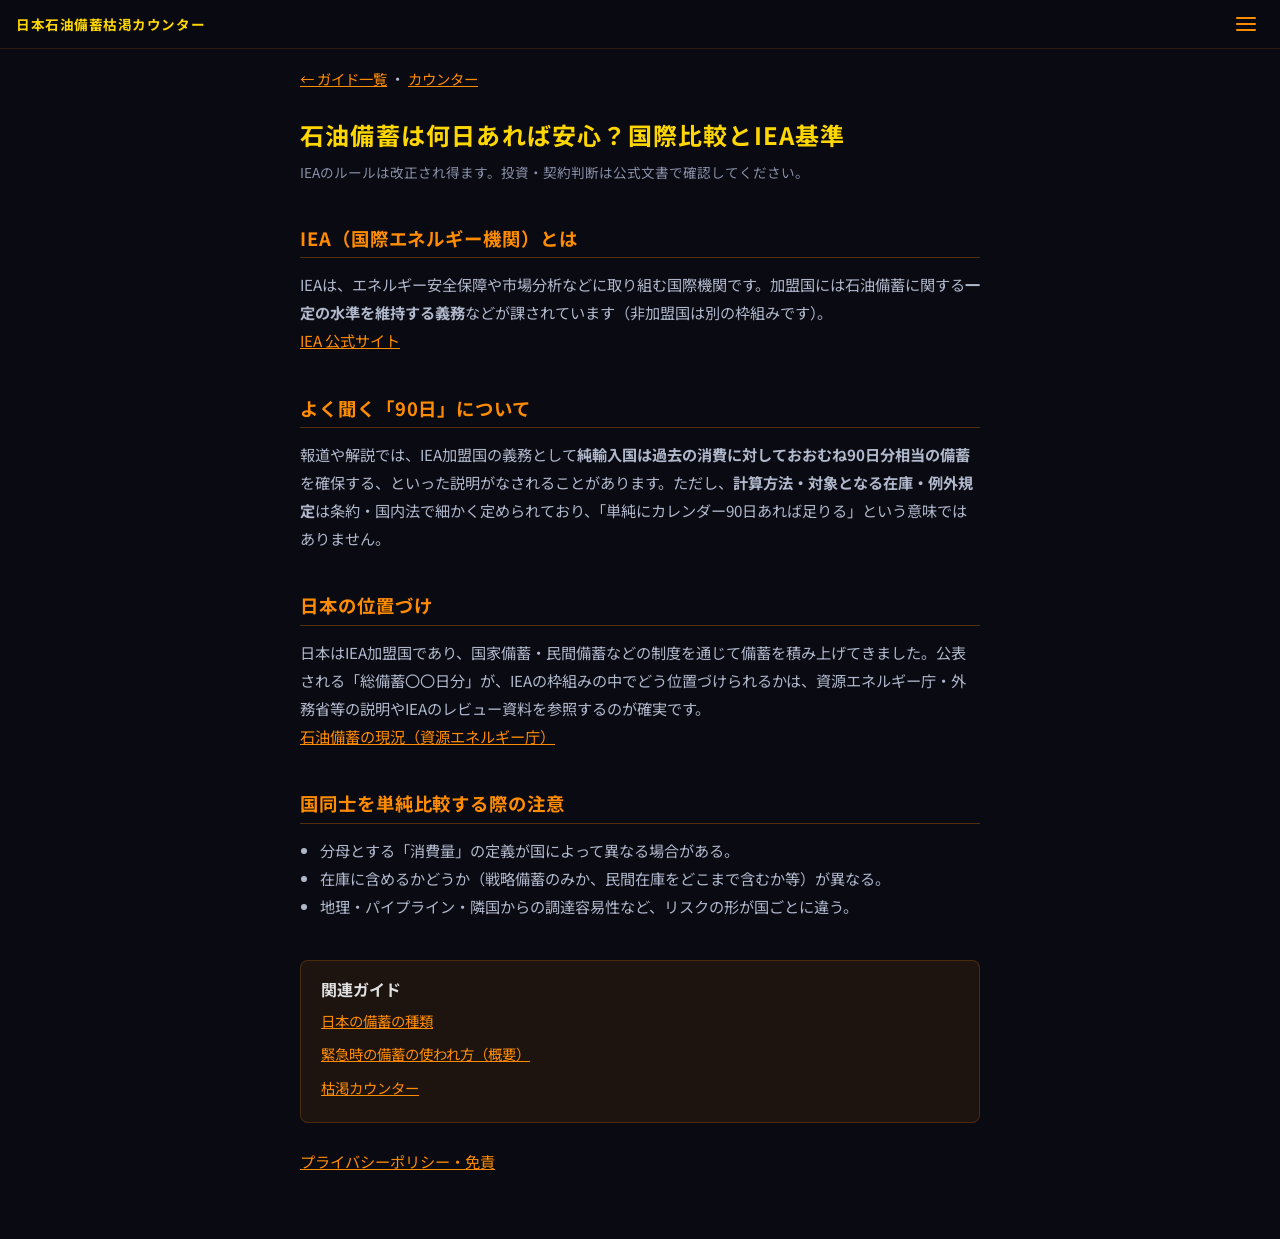
<file: guide/international-comparison.html>
<!DOCTYPE html>
<html lang="ja">
<head>
<meta charset="UTF-8">
<meta name="viewport" content="width=device-width, initial-scale=1.0">
<title>石油備蓄は何日あれば安心？国際比較とIEA基準 | ガイド</title>
<meta name="description" content="IEA加盟国における石油備蓄義務の概要と「90日」に関する一般的な説明。各国の体制は異なるため、詳細はIEA・各国当局の公表を参照してください。">
<link rel="canonical" href="https://gontarobee.github.io/oil/guide/international-comparison.html">
<meta property="og:type" content="article">
<meta property="og:url" content="https://gontarobee.github.io/oil/guide/international-comparison.html">
<meta property="og:title" content="石油備蓄は何日あれば安心？国際比較とIEA基準">
<meta property="og:description" content="IEAと備蓄義務のざっくりした枠組み。">
<meta property="og:locale" content="ja_JP">
<meta name="twitter:card" content="summary">
<link rel="stylesheet" href="../styles.css">
</head>
<body>
<div class="stars"></div>
<div class="stars2"></div>
<div class="stars3"></div>

<div class="legal-page">
  <p class="legal-back"><a href="index.html">← ガイド一覧</a> ・ <a href="../index.html">カウンター</a></p>

  <h1>石油備蓄は何日あれば安心？国際比較とIEA基準</h1>
  <p class="updated">IEAのルールは改正され得ます。投資・契約判断は公式文書で確認してください。</p>

  <h2 id="iea">IEA（国際エネルギー機関）とは</h2>
  <p>IEAは、エネルギー安全保障や市場分析などに取り組む国際機関です。加盟国には石油備蓄に関する<strong>一定の水準を維持する義務</strong>などが課されています（非加盟国は別の枠組みです）。</p>
  <p><a href="https://www.iea.org/" target="_blank" rel="noopener noreferrer">IEA 公式サイト</a></p>

  <h2 id="ninety">よく聞く「90日」について</h2>
  <p>報道や解説では、IEA加盟国の義務として<strong>純輸入国は過去の消費に対しておおむね90日分相当の備蓄</strong>を確保する、といった説明がなされることがあります。ただし、<strong>計算方法・対象となる在庫・例外規定</strong>は条約・国内法で細かく定められており、「単純にカレンダー90日あれば足りる」という意味ではありません。</p>

  <h2 id="japan">日本の位置づけ</h2>
  <p>日本はIEA加盟国であり、国家備蓄・民間備蓄などの制度を通じて備蓄を積み上げてきました。公表される「総備蓄〇〇日分」が、IEAの枠組みの中でどう位置づけられるかは、資源エネルギー庁・外務省等の説明やIEAのレビュー資料を参照するのが確実です。</p>
  <p><a href="https://www.enecho.meti.go.jp/statistics/petroleum_and_lpgas/pl001/" target="_blank" rel="noopener noreferrer">石油備蓄の現況（資源エネルギー庁）</a></p>

  <h2 id="compare">国同士を単純比較する際の注意</h2>
  <ul>
    <li>分母とする「消費量」の定義が国によって異なる場合がある。</li>
    <li>在庫に含めるかどうか（戦略備蓄のみか、民間在庫をどこまで含むか等）が異なる。</li>
    <li>地理・パイプライン・隣国からの調達容易性など、リスクの形が国ごとに違う。</li>
  </ul>

  <div class="toc guide-related">
    <strong>関連ガイド</strong>
    <ul>
      <li><a href="oil-reserve-basics.html">日本の備蓄の種類</a></li>
      <li><a href="emergency-release-overview.html">緊急時の備蓄の使われ方（概要）</a></li>
      <li><a href="../index.html">枯渇カウンター</a></li>
    </ul>
  </div>

  <p><a href="../privacy-policy.html">プライバシーポリシー・免責</a></p>
</div>

<script src="../nav.js"></script>
<script src="../analytics.js"></script>
</body>
</html>
</file>
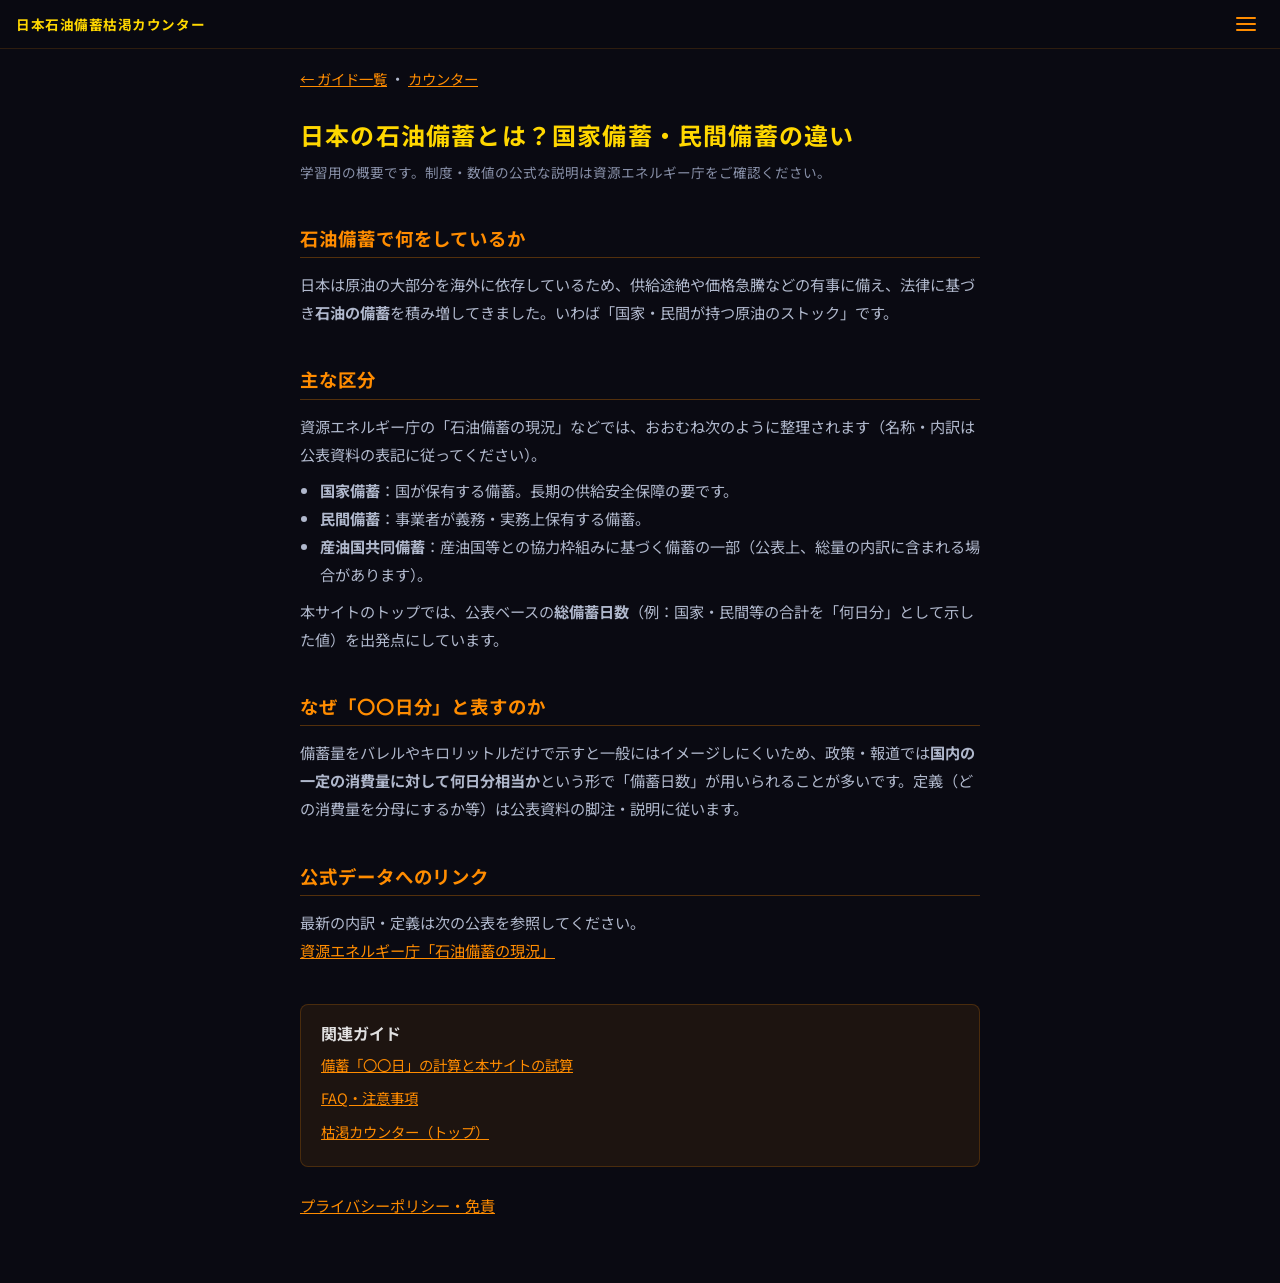
<file: guide/oil-reserve-basics.html>
<!DOCTYPE html>
<html lang="ja">
<head>
<meta charset="UTF-8">
<meta name="viewport" content="width=device-width, initial-scale=1.0">
<title>日本の石油備蓄とは？国家備蓄・民間備蓄の違い | ガイド</title>
<meta name="description" content="日本の石油備蓄は国家備蓄・民間備蓄・産油国共同備蓄などに分かれます。資源エネルギー庁の公表に基づき、それぞれの役割と「備蓄日数」の意味を解説します。">
<link rel="canonical" href="https://gontarobee.github.io/oil/guide/oil-reserve-basics.html">
<meta property="og:type" content="article">
<meta property="og:url" content="https://gontarobee.github.io/oil/guide/oil-reserve-basics.html">
<meta property="og:title" content="日本の石油備蓄とは？国家備蓄・民間備蓄の違い">
<meta property="og:description" content="備蓄の種類と備蓄日数の意味をやさしく整理。">
<meta property="og:locale" content="ja_JP">
<meta name="twitter:card" content="summary">
<link rel="stylesheet" href="../styles.css">
</head>
<body>
<div class="stars"></div>
<div class="stars2"></div>
<div class="stars3"></div>

<div class="legal-page">
  <p class="legal-back"><a href="index.html">← ガイド一覧</a> ・ <a href="../index.html">カウンター</a></p>

  <h1>日本の石油備蓄とは？国家備蓄・民間備蓄の違い</h1>
  <p class="updated">学習用の概要です。制度・数値の公式な説明は資源エネルギー庁をご確認ください。</p>

  <h2 id="what">石油備蓄で何をしているか</h2>
  <p>日本は原油の大部分を海外に依存しているため、供給途絶や価格急騰などの有事に備え、法律に基づき<strong>石油の備蓄</strong>を積み増してきました。いわば「国家・民間が持つ原油のストック」です。</p>

  <h2 id="types">主な区分</h2>
  <p>資源エネルギー庁の「石油備蓄の現況」などでは、おおむね次のように整理されます（名称・内訳は公表資料の表記に従ってください）。</p>
  <ul>
    <li><strong>国家備蓄</strong>：国が保有する備蓄。長期の供給安全保障の要です。</li>
    <li><strong>民間備蓄</strong>：事業者が義務・実務上保有する備蓄。</li>
    <li><strong>産油国共同備蓄</strong>：産油国等との協力枠組みに基づく備蓄の一部（公表上、総量の内訳に含まれる場合があります）。</li>
  </ul>
  <p>本サイトのトップでは、公表ベースの<strong>総備蓄日数</strong>（例：国家・民間等の合計を「何日分」として示した値）を出発点にしています。</p>

  <h2 id="days">なぜ「〇〇日分」と表すのか</h2>
  <p>備蓄量をバレルやキロリットルだけで示すと一般にはイメージしにくいため、政策・報道では<strong>国内の一定の消費量に対して何日分相当か</strong>という形で「備蓄日数」が用いられることが多いです。定義（どの消費量を分母にするか等）は公表資料の脚注・説明に従います。</p>

  <h2 id="official">公式データへのリンク</h2>
  <p>最新の内訳・定義は次の公表を参照してください。</p>
  <p><a href="https://www.enecho.meti.go.jp/statistics/petroleum_and_lpgas/pl001/" target="_blank" rel="noopener noreferrer">資源エネルギー庁「石油備蓄の現況」</a></p>

  <div class="toc guide-related">
    <strong>関連ガイド</strong>
    <ul>
      <li><a href="how-days-calculated.html">備蓄「〇〇日」の計算と本サイトの試算</a></li>
      <li><a href="faq.html">FAQ・注意事項</a></li>
      <li><a href="../index.html">枯渇カウンター（トップ）</a></li>
    </ul>
  </div>

  <p><a href="../privacy-policy.html">プライバシーポリシー・免責</a></p>
</div>

<script src="../nav.js"></script>
<script src="../analytics.js"></script>
</body>
</html>
</file>
<file: styles.css>
@import url('https://fonts.googleapis.com/css2?family=Noto+Sans+JP:wght@400;700;900&family=Orbitron:wght@400;700;900&display=swap');

* { margin: 0; padding: 0; box-sizing: border-box; }
html, body { overflow-x: hidden; width: 100%; }

:root {
  --red: #ff2020;
  --amber: #ff8c00;
  --gold: #ffd700;
  --green: #5dd39e;
  --dark: #0a0a12;
  --panel-bg: rgba(20, 20, 40, 0.85);
}

body {
  background: var(--dark);
  color: #e0e0e0;
  font-family: 'Noto Sans JP', sans-serif;
  overflow-x: hidden;
  min-height: 100vh;
}

/* ── Star field ── */
.stars, .stars2, .stars3 {
  position: fixed; top: 0; left: 0;
  width: 100%; height: 100%;
  pointer-events: none;
  z-index: 0;
  overflow: hidden;
}
.stars  { background: transparent; }
.stars::after, .stars2::after, .stars3::after {
  content: '';
  position: absolute;
  top: -100%; left: 0;
  width: 100%; height: 200%;
  animation: starsMove linear infinite;
}
.stars::after {
  width: 1px; height: 1px;
  box-shadow:
    50px 30px #fff, 150px 80px #fff, 300px 50px #fff, 450px 120px #fff,
    600px 40px #fff, 80px 200px #fff, 200px 300px #fff, 400px 250px #fff,
    550px 350px #fff, 700px 180px #fff, 100px 450px #fff, 350px 500px #fff,
    500px 420px #fff, 650px 550px #fff, 750px 300px #fff, 50px 600px #fff,
    250px 650px #fff, 450px 600px #fff, 180px 150px #fff, 520px 480px #fff,
    670px 100px #fff, 320px 380px #fff, 90px 520px #fff, 780px 450px #fff,
    420px 70px #fff, 160px 700px #fff, 580px 200px #fff, 30px 350px #fff,
    700px 620px #fff, 380px 150px #fff, 220px 480px #fff, 610px 310px #fff;
  animation-duration: 80s;
}
.stars2::after {
  width: 2px; height: 2px;
  box-shadow:
    120px 50px rgba(255,255,255,0.8), 340px 180px rgba(255,255,255,0.8),
    560px 90px rgba(255,255,255,0.8), 200px 400px rgba(255,255,255,0.8),
    480px 300px rgba(255,255,255,0.8), 680px 500px rgba(255,255,255,0.8),
    80px 350px rgba(255,255,255,0.8), 400px 450px rgba(255,255,255,0.8),
    260px 550px rgba(255,255,255,0.8), 600px 650px rgba(255,255,255,0.8),
    720px 200px rgba(255,255,255,0.8), 160px 100px rgba(255,255,255,0.8),
    500px 550px rgba(255,255,255,0.8), 350px 650px rgba(255,255,255,0.8);
  animation-duration: 120s;
}
.stars3::after {
  width: 3px; height: 3px;
  box-shadow:
    250px 100px rgba(255,200,100,0.6), 500px 350px rgba(255,200,100,0.6),
    100px 500px rgba(255,200,100,0.6), 650px 250px rgba(255,200,100,0.6),
    400px 600px rgba(255,200,100,0.6), 750px 450px rgba(255,200,100,0.6);
  animation-duration: 160s;
}
@keyframes starsMove {
  from { transform: translateY(0); }
  to   { transform: translateY(50%); }
}

/* ── Layout ── */
.container {
  position: relative;
  z-index: 1;
  max-width: 960px;
  margin: 0 auto;
  padding: 72px 20px 60px;
}

/* ── Narration ── */
.narration {
  text-align: center;
  margin-bottom: 40px;
  animation: fadeInUp 2s ease-out;
}
.narration .era {
  font-size: 1.1rem;
  color: var(--gold);
  letter-spacing: 0.5em;
  margin-bottom: 12px;
}
.narration h1 {
  margin-bottom: 16px;
  font-size: 2.6rem;
  line-height: 1.35;
  color: #f4f7ff;
  letter-spacing: 0.08em;
}
.narration p {
  font-size: 1.05rem;
  line-height: 2;
  color: #b0b8cc;
  letter-spacing: 0.15em;
}
.narration p strong {
  color: var(--green);
}

/* ── Current status ── */
.current-status {
  margin-bottom: 48px;
  padding: 28px;
  background: linear-gradient(145deg, rgba(28, 54, 58, 0.72), rgba(20, 20, 40, 0.9));
  border: 1px solid rgba(93, 211, 158, 0.35);
  border-radius: 14px;
  animation: fadeInUp 2.25s ease-out;
}
.status-heading {
  display: flex;
  align-items: center;
  justify-content: center;
  gap: 12px;
  flex-wrap: wrap;
  margin-bottom: 22px;
  text-align: center;
}
.status-heading h2 {
  font-size: 1.25rem;
  color: #eefbf5;
}
.status-badge {
  padding: 5px 10px;
  color: #09271b;
  background: var(--green);
  border-radius: 999px;
  font-size: 0.75rem;
  font-weight: 900;
  letter-spacing: 0.08em;
}
.current-status .data-grid {
  margin-bottom: 18px;
  animation: none;
}
.current-status .data-card {
  background: rgba(8, 18, 25, 0.55);
  border-color: rgba(93, 211, 158, 0.22);
}
.current-status .data-card:hover {
  border-color: var(--green);
}
.current-status .data-card--forecast {
  border-color: rgba(255, 184, 77, 0.5);
}
.card-kicker {
  min-height: 2.6em;
  margin-bottom: 8px;
  color: #b7c8d0;
  font-size: 0.72rem;
  line-height: 1.3;
}
.card-kicker--actual {
  color: #9bd5ff;
}
.card-kicker--forecast {
  color: #ffc66d;
}
.data-card .card-value--text {
  padding: 0.35em 0;
  font-family: 'Noto Sans JP', sans-serif;
  font-size: 1.45rem;
  color: var(--green);
  text-shadow: none;
}
.status-sources {
  font-size: 0.78rem;
  line-height: 1.7;
  color: #9aa7b8;
}
.status-sources a {
  color: #9bd5ff;
}
.published-level {
  margin-top: 22px;
  padding-top: 22px;
  border-top: 1px solid rgba(93, 211, 158, 0.2);
}
.published-level .gauge-title {
  color: var(--green);
}
.published-level-bar {
  background: linear-gradient(90deg, #237653, var(--green));
}
.published-level-note,
.scenario-gauge-note {
  margin-top: 12px;
  color: #8f9bad;
  font-size: 0.78rem;
  line-height: 1.65;
}
.scenario-gauge-note {
  text-align: center;
}

/* ── Main countdown ── */
.countdown-section {
  text-align: center;
  margin-bottom: 48px;
  animation: fadeInUp 2.5s ease-out;
}
.countdown-label {
  font-size: 1.6rem;
  font-weight: 700;
  color: #c0c8dd;
  letter-spacing: 0.3em;
  margin-bottom: 8px;
}
.countdown-label .highlight {
  color: var(--red);
  text-shadow: 0 0 20px rgba(255, 32, 32, 0.6);
}
.countdown-display {
  display: flex;
  flex-direction: column;
  align-items: center;
  margin: 16px 0;
}
.countdown-days-row {
  display: flex;
  align-items: baseline;
  justify-content: center;
  gap: 8px;
}
.countdown-time-row {
  display: flex;
  align-items: center;
  justify-content: center;
  gap: 4px;
  margin-top: 8px;
}
.countdown-number {
  font-family: 'Orbitron', monospace;
  font-weight: 900;
  color: var(--red);
  text-shadow:
    0 0 30px rgba(255, 32, 32, 0.7),
    0 0 60px rgba(255, 32, 32, 0.3);
  line-height: 1;
  text-align: center;
}
.countdown-number.days {
  font-size: 8rem;
}
.countdown-number.time {
  font-size: 3rem;
  min-width: 2ch;
}
.countdown-unit {
  font-size: 1rem;
  color: var(--amber);
  letter-spacing: 0.2em;
}
.days-unit {
  font-size: 2rem;
  letter-spacing: 0.1em;
}
.countdown-separator {
  font-family: 'Orbitron', monospace;
  font-size: 2.5rem;
  color: var(--amber);
  padding: 0 2px;
  animation: blink 1s infinite;
}

.depletion-date {
  font-size: 1.15rem;
  color: var(--amber);
  margin-top: 8px;
  letter-spacing: 0.15em;
}
.countdown-note {
  max-width: 36em;
  margin: 20px auto 0;
  padding: 0 12px;
  font-size: 0.82rem;
  line-height: 1.65;
  color: #8890a8;
  letter-spacing: 0.06em;
  text-align: left;
}
.countdown-note strong {
  color: #a8b0c4;
  font-weight: 600;
}

/* ── Supply dashboard (current scenario) ── */
.supply-highlight {
  color: var(--green);
  text-shadow: 0 0 20px rgba(93, 211, 158, 0.45);
}
.supply-dashboard {
  margin: 8px auto 0;
  max-width: 640px;
  padding: 0 12px;
}
.supply-dashboard-hero {
  position: relative;
  padding: 8px 0 4px;
}
.supply-status-badge {
  display: inline-block;
  margin-bottom: 12px;
  padding: 6px 14px;
  border-radius: 999px;
  background: rgba(46, 204, 64, 0.15);
  border: 1px solid rgba(93, 211, 158, 0.45);
  color: var(--green);
  font-size: 0.82rem;
  font-weight: 700;
  letter-spacing: 0.12em;
}
.supply-hero-value {
  display: flex;
  align-items: baseline;
  justify-content: center;
  gap: 8px;
}
.supply-days-num {
  font-size: 7rem;
}
.supply-hero-unit {
  font-size: 1.6rem;
  color: var(--green);
  letter-spacing: 0.08em;
}
.supply-hero-caption {
  margin: 8px 0 0;
  color: #9aa3b8;
  font-size: 0.92rem;
  letter-spacing: 0.06em;
}
.supply-chip-row {
  display: flex;
  flex-wrap: wrap;
  justify-content: center;
  gap: 10px;
  margin-top: 20px;
}
.supply-chip {
  display: flex;
  flex-direction: column;
  align-items: center;
  min-width: 120px;
  padding: 10px 14px;
  border-radius: 10px;
  background: rgba(255, 255, 255, 0.04);
  border: 1px solid rgba(93, 211, 158, 0.22);
  color: #c8d0e0;
  font-size: 0.78rem;
  line-height: 1.4;
}
.supply-chip strong {
  color: var(--green);
  font-family: 'Orbitron', monospace;
  font-size: 1.15rem;
  font-weight: 700;
}
.supply-chip-sub {
  margin-top: 4px;
  color: #7a8498;
  font-size: 0.72rem;
}
.supply-trend {
  margin: 18px 0 0;
  color: var(--amber);
  font-size: 0.88rem;
  letter-spacing: 0.04em;
  line-height: 1.6;
}
.supply-compare {
  margin: 14px 0 0;
  color: #8890a8;
  font-size: 0.84rem;
  line-height: 1.65;
}
.supply-compare-link {
  padding: 0;
  border: none;
  background: none;
  color: #9fd4ff;
  font: inherit;
  text-decoration: underline;
  text-underline-offset: 3px;
  cursor: pointer;
}
.supply-compare-link:hover {
  color: #c8e8ff;
}
.supply-compare strong {
  color: #ffb84d;
  font-weight: 700;
}

@keyframes blink {
  0%, 100% { opacity: 1; }
  50% { opacity: 0.2; }
}

/* ── Oil gauge ── */
.gauge-section {
  margin-bottom: 48px;
  animation: fadeInUp 3s ease-out;
}
.gauge-container {
  background: var(--panel-bg);
  border: 1px solid rgba(255, 140, 0, 0.3);
  border-radius: 12px;
  padding: 24px;
}
.gauge-title {
  text-align: center;
  font-size: 1rem;
  color: var(--gold);
  letter-spacing: 0.2em;
  margin-bottom: 16px;
}
.gauge-bar-wrapper {
  position: relative;
  height: 48px;
  background: rgba(0, 0, 0, 0.5);
  border-radius: 8px;
  overflow: hidden;
  border: 1px solid rgba(255, 140, 0, 0.2);
}
.gauge-bar {
  height: 100%;
  border-radius: 8px;
  transition: width 1s ease-out;
  position: relative;
  overflow: hidden;
}
.gauge-bar::after {
  content: '';
  position: absolute;
  top: 0; left: -100%;
  width: 200%; height: 100%;
  background: linear-gradient(
    90deg,
    transparent 0%,
    rgba(255, 255, 255, 0.08) 50%,
    transparent 100%
  );
  animation: shimmer 3s infinite;
}
@keyframes shimmer {
  from { transform: translateX(0); }
  to   { transform: translateX(50%); }
}
.gauge-labels {
  display: flex;
  justify-content: space-between;
  margin-top: 8px;
  font-size: 0.85rem;
  color: #8890a8;
}
.gauge-percent {
  position: absolute;
  right: 12px;
  top: 50%;
  transform: translateY(-50%);
  font-family: 'Orbitron', monospace;
  font-size: 1.1rem;
  font-weight: 700;
  color: #fff;
  text-shadow: 0 1px 4px rgba(0,0,0,0.8);
  z-index: 2;
}

/* ── Data cards ── */
.data-grid {
  display: grid;
  grid-template-columns: repeat(auto-fit, minmax(200px, 1fr));
  gap: 16px;
  margin-bottom: 48px;
  animation: fadeInUp 3.5s ease-out;
}
.data-card {
  background: var(--panel-bg);
  border: 1px solid rgba(255, 140, 0, 0.2);
  border-radius: 12px;
  padding: 20px;
  text-align: center;
  transition: border-color 0.3s, transform 0.3s;
}
.data-card:hover {
  border-color: var(--amber);
  transform: translateY(-2px);
}
.data-card .card-value {
  font-family: 'Orbitron', monospace;
  font-size: 2.2rem;
  font-weight: 700;
  color: var(--amber);
  text-shadow: 0 0 15px rgba(255, 140, 0, 0.4);
}
.data-card .card-unit {
  font-size: 1rem;
  color: var(--amber);
}
.data-card .card-label {
  font-size: 0.85rem;
  color: #8890a8;
  margin-top: 6px;
  letter-spacing: 0.1em;
}

/* ── Controls ── */
.controls-section {
  background: var(--panel-bg);
  border: 1px solid rgba(255, 140, 0, 0.2);
  border-radius: 12px;
  padding: 28px;
  margin-bottom: 48px;
  animation: fadeInUp 4s ease-out;
}
.controls-title {
  text-align: center;
  font-size: 1.1rem;
  color: var(--gold);
  letter-spacing: 0.2em;
  margin-bottom: 20px;
}
.controls-lead {
  max-width: 44em;
  margin: -8px auto 20px;
  color: #aab2c5;
  font-size: 0.84rem;
  line-height: 1.7;
  text-align: center;
}
.scenario-buttons {
  display: flex;
  gap: 12px;
  flex-wrap: wrap;
  justify-content: center;
  margin-bottom: 20px;
}
.scenario-btn {
  background: rgba(255, 140, 0, 0.08);
  border: 1px solid rgba(255, 140, 0, 0.3);
  color: var(--gold);
  padding: 16px 20px;
  border-radius: 10px;
  cursor: pointer;
  font-family: 'Noto Sans JP', sans-serif;
  font-size: 0.95rem;
  letter-spacing: 0.05em;
  transition: all 0.3s;
  text-align: left;
  flex: 1;
  min-width: 250px;
}
.scenario-btn:hover {
  background: rgba(255, 140, 0, 0.15);
  border-color: rgba(255, 140, 0, 0.5);
}
.scenario-btn.active {
  background: rgba(255, 140, 0, 0.25);
  border-color: var(--amber);
  box-shadow: 0 0 20px rgba(255, 140, 0, 0.25);
}
.scenario-btn .btn-title {
  font-size: 1.05rem;
  font-weight: 700;
  display: block;
  margin-bottom: 6px;
}
.scenario-btn .btn-desc {
  font-size: 0.8rem;
  color: #8890a8;
  display: block;
  line-height: 1.5;
}
.scenario-btn.active .btn-desc {
  color: #b0b8cc;
}
.scenario-result {
  text-align: center;
  margin-top: 20px;
  padding: 20px 16px 18px;
  background: rgba(0, 0, 0, 0.35);
  border-radius: 12px;
  border: 1px solid rgba(255, 140, 0, 0.22);
}
.scenario-result-empty {
  margin: 0;
  font-size: 0.9rem;
  color: #8890a8;
  line-height: 1.65;
}
.scenario-result-layout {
  animation: scenarioResultIn 0.45s ease-out;
}
@keyframes scenarioResultIn {
  from { opacity: 0; transform: translateY(6px); }
  to   { opacity: 1; transform: translateY(0); }
}
.scenario-tagline {
  margin: 0 auto 18px;
  max-width: 38em;
  font-size: 0.88rem;
  color: #c8cfdf;
  line-height: 1.65;
  text-align: center;
  padding: 12px 14px;
  background: rgba(255, 140, 0, 0.06);
  border-radius: 8px;
  border-left: 3px solid var(--amber);
}
.scenario-metric-grid {
  display: grid;
  grid-template-columns: repeat(2, minmax(0, 1fr));
  gap: 12px;
  margin-bottom: 14px;
  text-align: center;
}
@media (max-width: 520px) {
  .scenario-metric-grid { grid-template-columns: 1fr; }
}
.scenario-metric-card {
  display: flex;
  flex-direction: column;
  align-items: center;
  gap: 8px;
  padding: 18px 12px 16px;
  background: linear-gradient(165deg, rgba(255, 140, 0, 0.1), rgba(0, 0, 0, 0.45));
  border: 1px solid rgba(255, 140, 0, 0.28);
  border-radius: 12px;
}
.scenario-metric-card--focus {
  border-color: rgba(255, 200, 120, 0.45);
  box-shadow: 0 0 28px rgba(255, 140, 0, 0.12);
}
.scenario-metric-label {
  font-size: 0.72rem;
  font-weight: 700;
  letter-spacing: 0.12em;
  color: #8890a8;
}
.scenario-metric-value {
  font-family: 'Orbitron', monospace;
  font-size: 1.55rem;
  font-weight: 800;
  color: var(--amber);
  line-height: 1.15;
}
@media (min-width: 480px) {
  .scenario-metric-value { font-size: 1.85rem; }
}
@media (min-width: 720px) {
  .scenario-metric-value { font-size: 2.05rem; }
}
.scenario-metric-value--datetime {
  font-family: 'Noto Sans JP', sans-serif;
  font-size: 1.05rem;
  font-weight: 700;
  letter-spacing: 0.02em;
}
@media (min-width: 480px) {
  .scenario-metric-value--datetime { font-size: 1.18rem; }
}
@media (min-width: 720px) {
  .scenario-metric-value--datetime { font-size: 1.28rem; }
}
.scenario-metric-unit {
  font-family: 'Noto Sans JP', sans-serif;
  font-size: 0.48em;
  font-weight: 700;
  margin-left: 0.12em;
  vertical-align: 0.08em;
}
.scenario-metric-hint {
  font-size: 0.74rem;
  color: #7a8299;
  line-height: 1.45;
  max-width: 16rem;
}
.scenario-metric-hint strong {
  color: #d4dae8;
  font-family: 'Orbitron', monospace;
  font-size: 0.95em;
}
.scenario-saving-chip {
  display: flex;
  flex-wrap: wrap;
  align-items: baseline;
  justify-content: center;
  gap: 8px 14px;
  margin: 0 auto 14px;
  max-width: 32rem;
  padding: 10px 14px;
  font-size: 0.8rem;
  color: #b8c0d4;
  line-height: 1.5;
  background: rgba(255, 140, 0, 0.08);
  border-radius: 8px;
  border-left: 3px solid var(--gold);
}
.scenario-saving-chip-label {
  font-size: 0.72rem;
  font-weight: 700;
  letter-spacing: 0.08em;
  color: var(--gold);
}
.scenario-saving-chip-text strong {
  color: var(--amber);
  font-family: 'Orbitron', monospace;
}
.scenario-details {
  margin-top: 4px;
  text-align: left;
  border-top: 1px solid rgba(255, 140, 0, 0.12);
  padding-top: 10px;
}
.scenario-details-summary {
  list-style: none;
  cursor: pointer;
  display: flex;
  align-items: center;
  gap: 8px;
  font-size: 0.82rem;
  color: var(--gold);
  letter-spacing: 0.06em;
  padding: 8px 4px;
  border-radius: 6px;
  transition: background 0.2s, color 0.2s;
}
.scenario-details-summary::-webkit-details-marker { display: none; }
.scenario-details-summary::marker { content: ''; }
.scenario-details-summary:hover {
  background: rgba(255, 140, 0, 0.08);
  color: #ffe566;
}
.scenario-details-chevron {
  display: inline-block;
  width: 0.45em;
  height: 0.45em;
  border-right: 2px solid currentColor;
  border-bottom: 2px solid currentColor;
  transform: rotate(45deg);
  transition: transform 0.2s ease;
  flex-shrink: 0;
  margin-top: -2px;
}
.scenario-details[open] .scenario-details-chevron {
  transform: rotate(-135deg);
  margin-top: 2px;
}
.scenario-details-body {
  padding: 4px 4px 10px 26px;
  font-size: 0.8rem;
  color: #9aa3b8;
  line-height: 1.75;
}
.scenario-details-body p { margin: 0 0 0.65em; }
.scenario-details-body p:last-child { margin-bottom: 0; }
.scenario-details-body strong { color: #c8cfdf; }

/* ── Reserve history chart ── */
.reserve-chart-section {
  margin-bottom: 48px;
  animation: fadeInUp 4.2s ease-out;
}
.reserve-chart-title {
  text-align: center;
  font-size: 1.1rem;
  color: var(--gold);
  letter-spacing: 0.12em;
  margin-bottom: 12px;
  font-weight: 700;
}
.reserve-chart-lead {
  font-size: 0.88rem;
  color: #a8b0c4;
  line-height: 1.75;
  margin-bottom: 16px;
  text-align: center;
  max-width: 640px;
  margin-left: auto;
  margin-right: auto;
}
.reserve-chart-lead strong {
  color: #c8d0e4;
}
.reserve-chart-lead a {
  color: var(--amber);
  text-decoration: underline;
  text-underline-offset: 2px;
}
.reserve-chart-lead a:hover {
  color: var(--gold);
}
.reserve-chart-note {
  display: block;
  margin-top: 8px;
  font-size: 0.82rem;
  color: #8890a8;
}
.reserve-chart-wrap {
  background: var(--panel-bg);
  border: 1px solid rgba(255, 140, 0, 0.25);
  border-radius: 12px;
  padding: 16px 12px 8px;
  overflow-x: auto;
  -webkit-overflow-scrolling: touch;
}
.reserve-chart-svg {
  display: block;
  width: 100%;
  max-width: 720px;
  height: auto;
  margin: 0 auto;
}
.reserve-chart-grid {
  /* 線色は reserve-chart.js で stroke 属性指定（フォールバック） */
  stroke: rgba(255, 255, 255, 0.14);
  stroke-width: 1;
}
.reserve-chart-line {
  stroke: #ff8c00;
  stroke-width: 2.75;
  stroke-linecap: round;
  stroke-linejoin: round;
  fill: none;
  filter: drop-shadow(0 0 8px rgba(255, 140, 0, 0.45));
}
.reserve-chart-point {
  fill: #1a1528;
  stroke: #ffb84d;
  stroke-width: 2;
  cursor: pointer;
  transition: fill 0.15s ease, stroke-width 0.15s ease;
}
.reserve-chart-point:hover,
.reserve-chart-point:focus {
  outline: none;
  fill: rgba(255, 140, 0, 0.35);
  stroke: #ffcc66;
  stroke-width: 2.5;
}
.reserve-chart-ytick {
  fill: #8890a8;
  font-size: 11px;
  text-anchor: end;
  font-family: 'Orbitron', monospace;
}
.reserve-chart-xtick {
  fill: #a8b0c4;
  font-size: 11px;
  font-family: 'Noto Sans JP', sans-serif;
}
.reserve-chart-axis-label {
  fill: #8890a8;
  font-size: 11px;
  font-family: 'Noto Sans JP', sans-serif;
}
.reserve-chart-hint {
  text-align: center;
  font-size: 0.82rem;
  color: #8890a8;
  margin-top: 12px;
  min-height: 2.6em;
  line-height: 1.5;
}
.reserve-chart-details {
  margin-top: 20px;
  background: rgba(0, 0, 0, 0.25);
  border: 1px solid rgba(255, 140, 0, 0.15);
  border-radius: 10px;
  padding: 12px 16px;
}
.reserve-chart-details summary {
  cursor: pointer;
  color: var(--amber);
  font-size: 0.9rem;
  letter-spacing: 0.06em;
}
.reserve-chart-details summary:hover {
  color: var(--gold);
}
.reserve-chart-table-wrap {
  overflow-x: auto;
  margin-top: 12px;
}
.reserve-chart-table {
  width: 100%;
  border-collapse: collapse;
  font-size: 0.82rem;
  color: #b0b8cc;
}
.reserve-chart-table th,
.reserve-chart-table td {
  padding: 8px 10px;
  text-align: left;
  border-bottom: 1px solid rgba(255, 140, 0, 0.1);
}
.reserve-chart-table th {
  color: var(--gold);
  font-weight: 600;
  white-space: nowrap;
}
.reserve-chart-table td strong {
  color: var(--amber);
  font-family: 'Orbitron', monospace;
}

/* ── News timeline (trusted sources) ── */
.news-timeline-section {
  margin-bottom: 48px;
  animation: fadeInUp 4.35s ease-out;
}
.news-timeline-title {
  text-align: center;
  font-size: 1.1rem;
  color: var(--gold);
  letter-spacing: 0.12em;
  margin-bottom: 12px;
  font-weight: 700;
}
.news-timeline-lead {
  font-size: 0.88rem;
  color: #a8b0c4;
  line-height: 1.75;
  margin-bottom: 20px;
  text-align: center;
  max-width: 640px;
  margin-left: auto;
  margin-right: auto;
}
.news-timeline-lead strong {
  color: #c8d0e4;
}
.news-timeline-list {
  position: relative;
  margin: 0 auto 28px;
  max-width: 640px;
  padding-left: 8px;
  border-left: 2px solid rgba(255, 140, 0, 0.35);
}
.news-timeline-item {
  position: relative;
  padding: 0 0 22px 20px;
  margin-left: 0;
}
.news-timeline-item:last-child {
  padding-bottom: 4px;
}
.news-timeline-item::before {
  content: '';
  position: absolute;
  left: -27px;
  top: 4px;
  width: 10px;
  height: 10px;
  border-radius: 50%;
  background: var(--dark);
  border: 2px solid var(--amber);
  box-shadow: 0 0 10px rgba(255, 140, 0, 0.45);
}
.news-timeline-date {
  display: block;
  font-family: 'Orbitron', monospace;
  font-size: 0.78rem;
  color: var(--amber);
  letter-spacing: 0.08em;
  margin-bottom: 6px;
}
.news-timeline-body {
  background: var(--panel-bg);
  border: 1px solid rgba(255, 140, 0, 0.22);
  border-radius: 10px;
  padding: 12px 14px;
}
.news-timeline-item-title {
  font-size: 0.95rem;
  font-weight: 700;
  color: #d8dce8;
  margin-bottom: 6px;
  line-height: 1.45;
}
.news-timeline-item-title a {
  color: var(--amber);
  text-decoration: underline;
  text-underline-offset: 2px;
}
.news-timeline-item-title a:hover {
  color: var(--gold);
}
.news-timeline-meta {
  font-size: 0.8rem;
  color: #8890a8;
  margin-bottom: 4px;
}
.news-timeline-note {
  font-size: 0.82rem;
  color: #a8b0c4;
  line-height: 1.65;
  margin-top: 8px;
}
.news-timeline-summary {
  font-size: 0.84rem;
  color: #c4c8d8;
  line-height: 1.65;
  margin-top: 6px;
}
.news-timeline-list.news-timeline-list--empty {
  border-left: none;
  padding-left: 0;
  margin-bottom: 24px;
}
.news-timeline-empty {
  font-size: 0.86rem;
  color: #a8b0c4;
  line-height: 1.7;
  background: rgba(0, 0, 0, 0.2);
  border: 1px solid rgba(255, 140, 0, 0.12);
  border-radius: 10px;
  padding: 14px 16px;
  margin: 0;
}
.news-timeline-subhead--events {
  margin-top: 0;
}
.news-timeline-hub--primary {
  border-color: rgba(255, 180, 77, 0.35);
  background: rgba(30, 24, 45, 0.55);
}
.news-timeline-hubs {
  list-style: none;
  max-width: 640px;
  margin: 0 auto 16px;
  padding: 0;
}
.news-timeline-hub {
  background: rgba(0, 0, 0, 0.2);
  border: 1px solid rgba(255, 140, 95, 0.15);
  border-radius: 10px;
  padding: 12px 14px;
  margin-bottom: 10px;
}
.news-timeline-hub-head {
  font-size: 0.92rem;
  line-height: 1.5;
}
.news-timeline-hub-head a {
  color: var(--amber);
  font-weight: 700;
  text-decoration: underline;
  text-underline-offset: 2px;
}
.news-timeline-hub-head a:hover {
  color: var(--gold);
}
.news-timeline-hub-source {
  font-size: 0.8rem;
  color: #8890a8;
  font-weight: 400;
}
.news-timeline-hub-summary {
  margin-top: 8px;
  font-size: 0.84rem;
  color: #c4c8d8;
  line-height: 1.6;
}
.news-timeline-hub-note {
  margin-top: 6px;
  font-size: 0.8rem;
  color: #a8b0c4;
  line-height: 1.6;
}
.news-timeline-footnote {
  text-align: center;
  font-size: 0.8rem;
  color: #8890a8;
  line-height: 1.65;
  max-width: 640px;
  margin: 0 auto;
}
.news-timeline-footnote a {
  color: var(--amber);
  text-decoration: underline;
  text-underline-offset: 2px;
}
.news-timeline-footnote a:hover {
  color: var(--gold);
}

/* ── Source ── */
.source {
  text-align: center;
  font-size: 0.8rem;
  color: #555;
  line-height: 1.8;
  animation: fadeInUp 4.5s ease-out;
}
.source-note {
  max-width: 40em;
  margin: 14px auto 16px;
  text-align: left;
  font-size: 0.78rem;
  line-height: 1.65;
  color: #5a5a5a;
  letter-spacing: 0.04em;
}
.source-note strong {
  color: #444;
  font-weight: 600;
}
.source a {
  color: #667;
  text-decoration: none;
}
.source a:hover {
  color: var(--amber);
}

/* ── Warning pulse ── */
.warning-pulse {
  animation: pulse 2s ease-in-out infinite;
}
@keyframes pulse {
  0%, 100% { opacity: 1; }
  50% { opacity: 0.6; }
}

@keyframes fadeInUp {
  from { opacity: 0; transform: translateY(30px); }
  to   { opacity: 1; transform: translateY(0); }
}

/* ── Responsive ── */
@media (max-width: 640px) {
  .narration h1 { font-size: 1.8rem; }
  .countdown-number.days { font-size: 5rem; }
  .countdown-number.time { font-size: 2rem; }
  .countdown-separator { font-size: 1.8rem; }
  .days-unit { font-size: 1.5rem; }
  .countdown-label { font-size: 1.2rem; }
  .supply-days-num { font-size: 4.5rem; }
  .supply-chip { min-width: calc(50% - 10px); }
  .data-card .card-value { font-size: 1.7rem; }
  .scenario-btn { min-width: 100%; }
}

/* ── Danger level colors ── */
.status-current .countdown-number {
  color: var(--green);
  text-shadow: 0 0 30px rgba(93, 211, 158, 0.45);
}
.status-current .depletion-date {
  color: var(--green);
}
.danger-high .countdown-number {
  color: var(--red);
  text-shadow: 0 0 30px rgba(255,32,32,0.7), 0 0 60px rgba(255,32,32,0.3);
}
.danger-mid .countdown-number {
  color: var(--amber);
  text-shadow: 0 0 30px rgba(255,140,0,0.7), 0 0 60px rgba(255,140,0,0.3);
}
.danger-low .countdown-number {
  color: var(--gold);
  text-shadow: 0 0 30px rgba(255,215,0,0.5);
}

/* ── Site nav bar ── */
.site-nav {
  position: fixed; top: 0; left: 0; right: 0;
  z-index: 9000;
  background: rgba(10, 10, 18, 0.92);
  backdrop-filter: blur(10px);
  -webkit-backdrop-filter: blur(10px);
  border-bottom: 1px solid rgba(255, 140, 0, 0.15);
}
.site-nav-inner {
  display: flex;
  align-items: center;
  justify-content: space-between;
  padding: 0 16px;
  height: 48px;
}
.site-nav-title {
  font-family: 'Noto Sans JP', sans-serif;
  font-size: 0.85rem;
  font-weight: 700;
  color: var(--gold);
  text-decoration: none;
  letter-spacing: 0.04em;
  white-space: nowrap;
}
.site-nav-title:hover { color: #fff; }

/* toggle button */
.nav-toggle {
  display: flex; flex-direction: column;
  align-items: center; justify-content: center; gap: 4px;
  width: 36px; height: 36px;
  background: none; border: none; cursor: pointer;
  padding: 0;
  -webkit-tap-highlight-color: transparent;
}
.nav-toggle span {
  display: block; width: 20px; height: 2px;
  background: var(--amber);
  border-radius: 2px;
  transition: transform 0.3s, opacity 0.3s;
}
.site-nav.open .nav-toggle span:nth-child(1) {
  transform: translateY(6px) rotate(45deg);
}
.site-nav.open .nav-toggle span:nth-child(2) { opacity: 0; }
.site-nav.open .nav-toggle span:nth-child(3) {
  transform: translateY(-6px) rotate(-45deg);
}

/* dropdown menu */
.nav-menu {
  display: none;
  flex-direction: column;
  background: rgba(10, 10, 18, 0.97);
  border-top: 1px solid rgba(255, 140, 0, 0.1);
}
.site-nav.open .nav-menu {
  display: flex;
}
.nav-menu a {
  display: block;
  padding: 0.7rem 1.25rem;
  color: #c0c8dd;
  text-decoration: none;
  font-size: 0.88rem;
  border-bottom: 1px solid rgba(255,255,255,0.04);
  transition: background 0.15s, color 0.15s;
}
.nav-menu a:last-child { border-bottom: none; }
.nav-menu a.nav-menu-primary {
  font-size: 1rem;
  font-weight: 700;
  color: #e8eaf0;
}
.nav-menu a.nav-menu-primary:hover,
.nav-menu a.nav-menu-primary:focus-visible {
  color: #fff;
}
.nav-menu a:hover,
.nav-menu a:focus-visible {
  background: rgba(255, 140, 0, 0.1);
  color: #fff;
}

/* ── Legal / privacy-policy.html ── */
.legal-page {
  max-width: 720px;
  margin: 0 auto;
  padding: 64px 1.25rem 4rem;
  position: relative;
  z-index: 1;
}
.legal-page h1 {
  font-size: 1.5rem;
  margin-bottom: 0.5rem;
  color: var(--gold);
  letter-spacing: 0.05em;
}
.legal-page .updated {
  font-size: 0.85rem;
  color: #8890a8;
  margin-bottom: 2rem;
}
.legal-page h2 {
  font-size: 1.15rem;
  margin: 2.5rem 0 0.75rem;
  color: var(--amber);
  border-bottom: 1px solid rgba(255, 140, 0, 0.3);
  padding-bottom: 0.4rem;
  letter-spacing: 0.05em;
}
.legal-page h3 {
  font-size: 1rem;
  margin: 1.5rem 0 0.5rem;
  color: #c0c8dd;
}
.legal-page p,
.legal-page li {
  font-size: 0.95rem;
  line-height: 1.85;
  color: #b0b8cc;
}
.legal-page ul,
.legal-page ol {
  margin: 0.5rem 0 0.5rem 1.25rem;
}
.legal-page .formula-block {
  margin: 1rem 0 1.25rem;
  padding: 1rem 1.15rem;
  background: rgba(0, 0, 0, 0.28);
  border: 1px solid rgba(255, 140, 0, 0.22);
  border-radius: 8px;
  font-size: 0.92rem;
  line-height: 1.75;
  color: #c8cfdf;
}
.legal-page .formula-block p { margin: 0.5em 0; }
.legal-page .formula-block p:first-child { margin-top: 0; }
.legal-page .formula-block p:last-child { margin-bottom: 0; }
.legal-page .formula-block code {
  font-family: ui-monospace, 'Cascadia Code', 'Consolas', monospace;
  font-size: 0.88em;
  color: #ffb366;
  word-break: break-all;
}

.legal-page .note {
  font-size: 0.88rem;
  color: #8890a8;
  margin-top: 0.5rem;
}
.legal-page a {
  color: #ff8c00;
}
.legal-page a:hover {
  text-decoration: underline;
}
.legal-back {
  margin-bottom: 1.5rem;
}
.legal-back a {
  font-size: 0.9rem;
}
.legal-page .toc {
  background: rgba(255, 140, 0, 0.08);
  border: 1px solid rgba(255, 140, 0, 0.2);
  border-radius: 8px;
  padding: 1rem 1.25rem;
  margin: 1.5rem 0;
}
.legal-page .toc ul {
  list-style: none;
  margin: 0;
  padding: 0;
}
.legal-page .toc li {
  margin: 0.3rem 0;
}
.legal-page .toc a {
  font-size: 0.9rem;
}
.legal-page .important {
  background: rgba(255, 32, 32, 0.08);
  border-left: 3px solid rgba(255, 32, 32, 0.5);
  padding: 0.75rem 1rem;
  margin: 1rem 0;
  border-radius: 0 6px 6px 0;
}
.legal-page .important p {
  color: #cc9999;
}

/* ── Guide hub / article list ── */
.legal-page .guide-article-list {
  list-style: none;
  margin: 0.75rem 0 0;
  padding: 0;
}
.legal-page .guide-article-list li {
  margin: 0.85rem 0;
  padding-bottom: 0.65rem;
  border-bottom: 1px solid rgba(255, 140, 0, 0.12);
}
.legal-page .guide-article-list li:last-child {
  border-bottom: none;
  padding-bottom: 0;
}
.legal-page .guide-list-desc {
  display: block;
  font-size: 0.85rem;
  color: #8890a8;
  margin-top: 0.25rem;
  line-height: 1.5;
}
.legal-page .guide-related {
  margin-top: 2.5rem;
}
</file>
